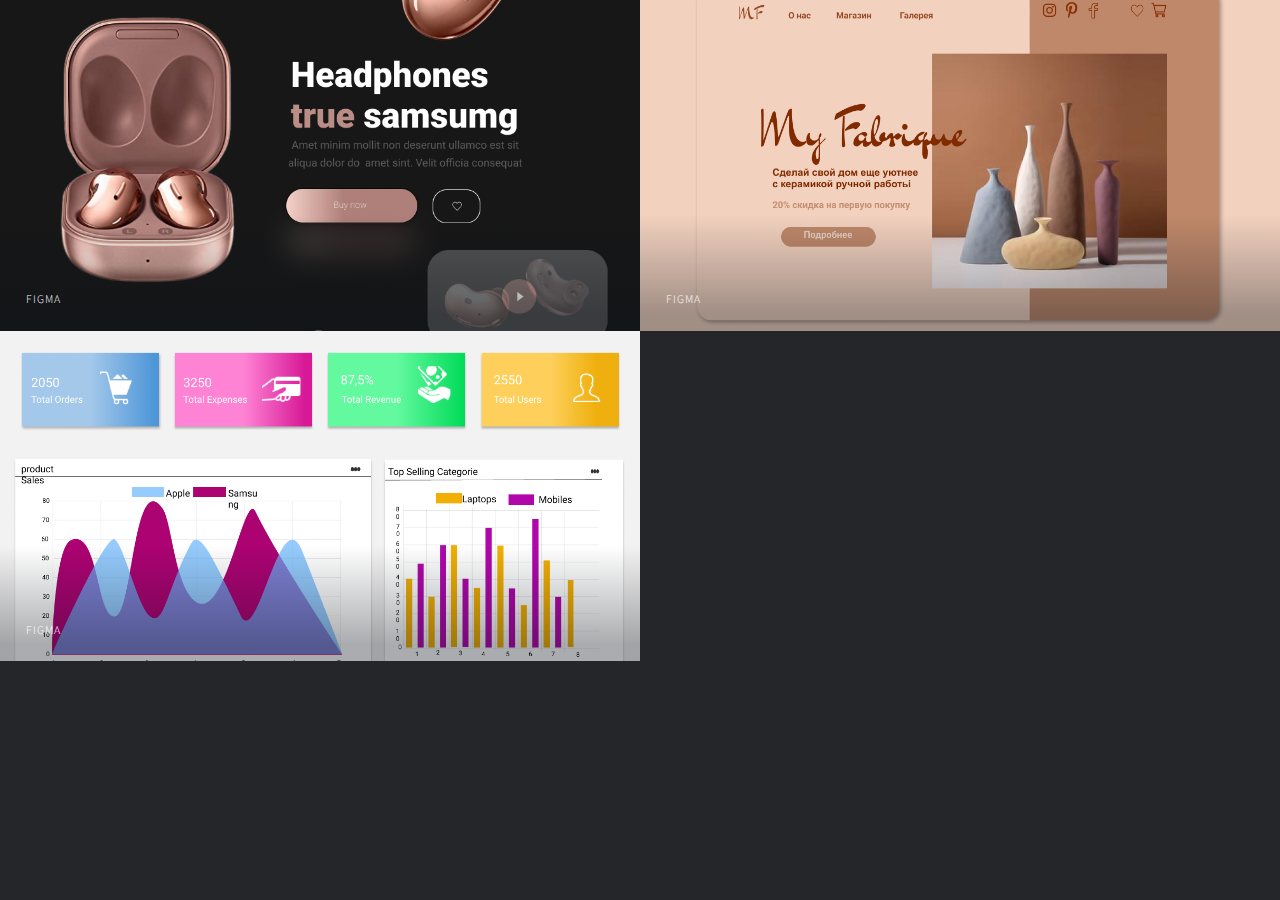
<file: liens/figma/index.html>
<!DOCTYPE HTML>
<html>
	<head>
		<title>Multiverse by HTML5 UP</title>
		<meta charset="utf-8" />
		<meta name="viewport" content="width=device-width, initial-scale=1, user-scalable=no" />
		<link rel="stylesheet" href="assets/css/main.css" />
		<noscript><link rel="stylesheet" href="assets/css/noscript.css" /></noscript>
	</head>
	<body class="is-preload">

			<div id="wrapper">
					<div id="main">
						<article class="thumb">
							<a href="images/fulls/01.png" class="image"><img src="images/thumbs/01.png" alt="" /></a>
							<h2>Figma</h2>
							<p></p>
						</article>
						<article class="thumb">
							<a href="images/fulls/02.png" class="image"><img src="images/thumbs/02.png" alt="" /></a>
							<h2>Figma</h2>
							<p></p>
						</article>
						<article class="thumb">
							<a href="images/fulls/03.png" class="image"><img src="images/thumbs/03.png" alt="" /></a>
							<h2>Figma</h2>
							<p></p>
						</article>
						
					</div>
			</div>

		<!-- Scripts -->
			<script src="assets/js/jquery.min.js"></script>
			<script src="assets/js/jquery.poptrox.min.js"></script>
			<script src="assets/js/browser.min.js"></script>
			<script src="assets/js/breakpoints.min.js"></script>
			<script src="assets/js/util.js"></script>
			<script src="assets/js/main.js"></script>

	</body>
</html>
</file>
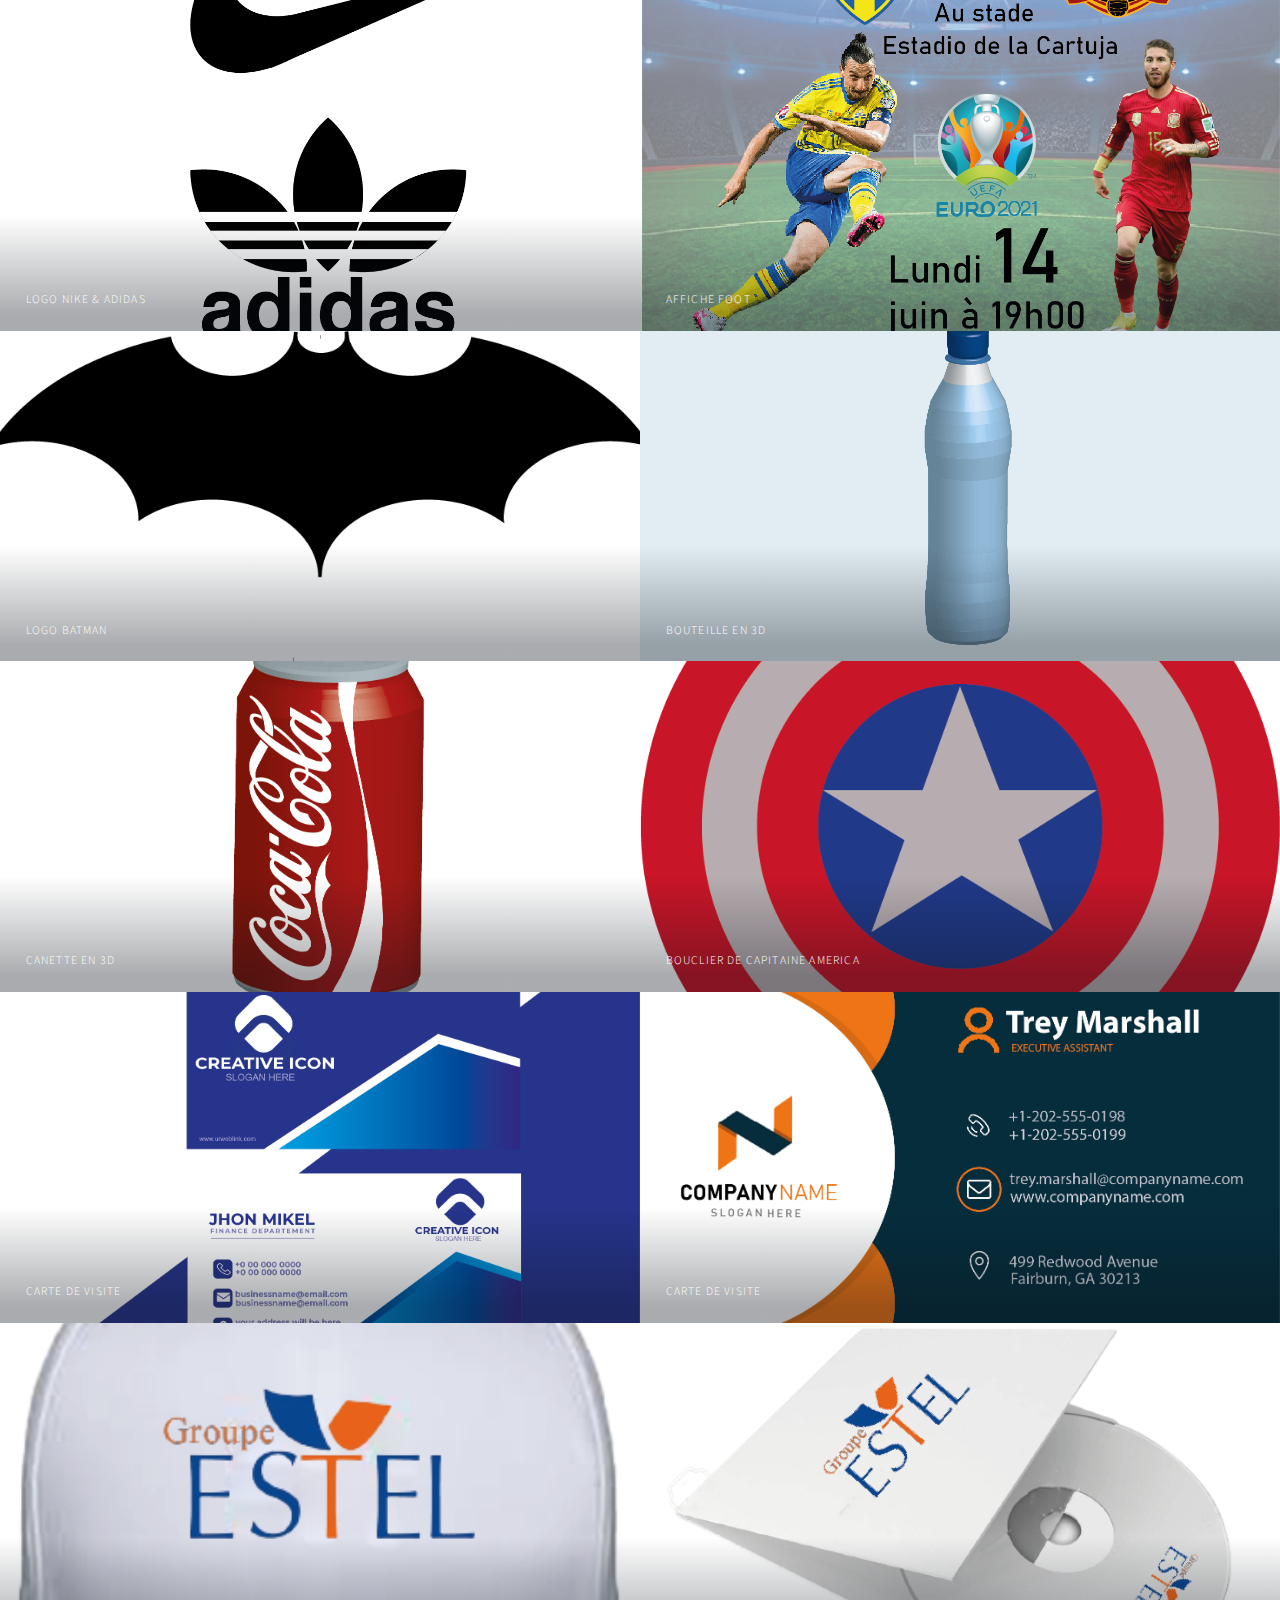
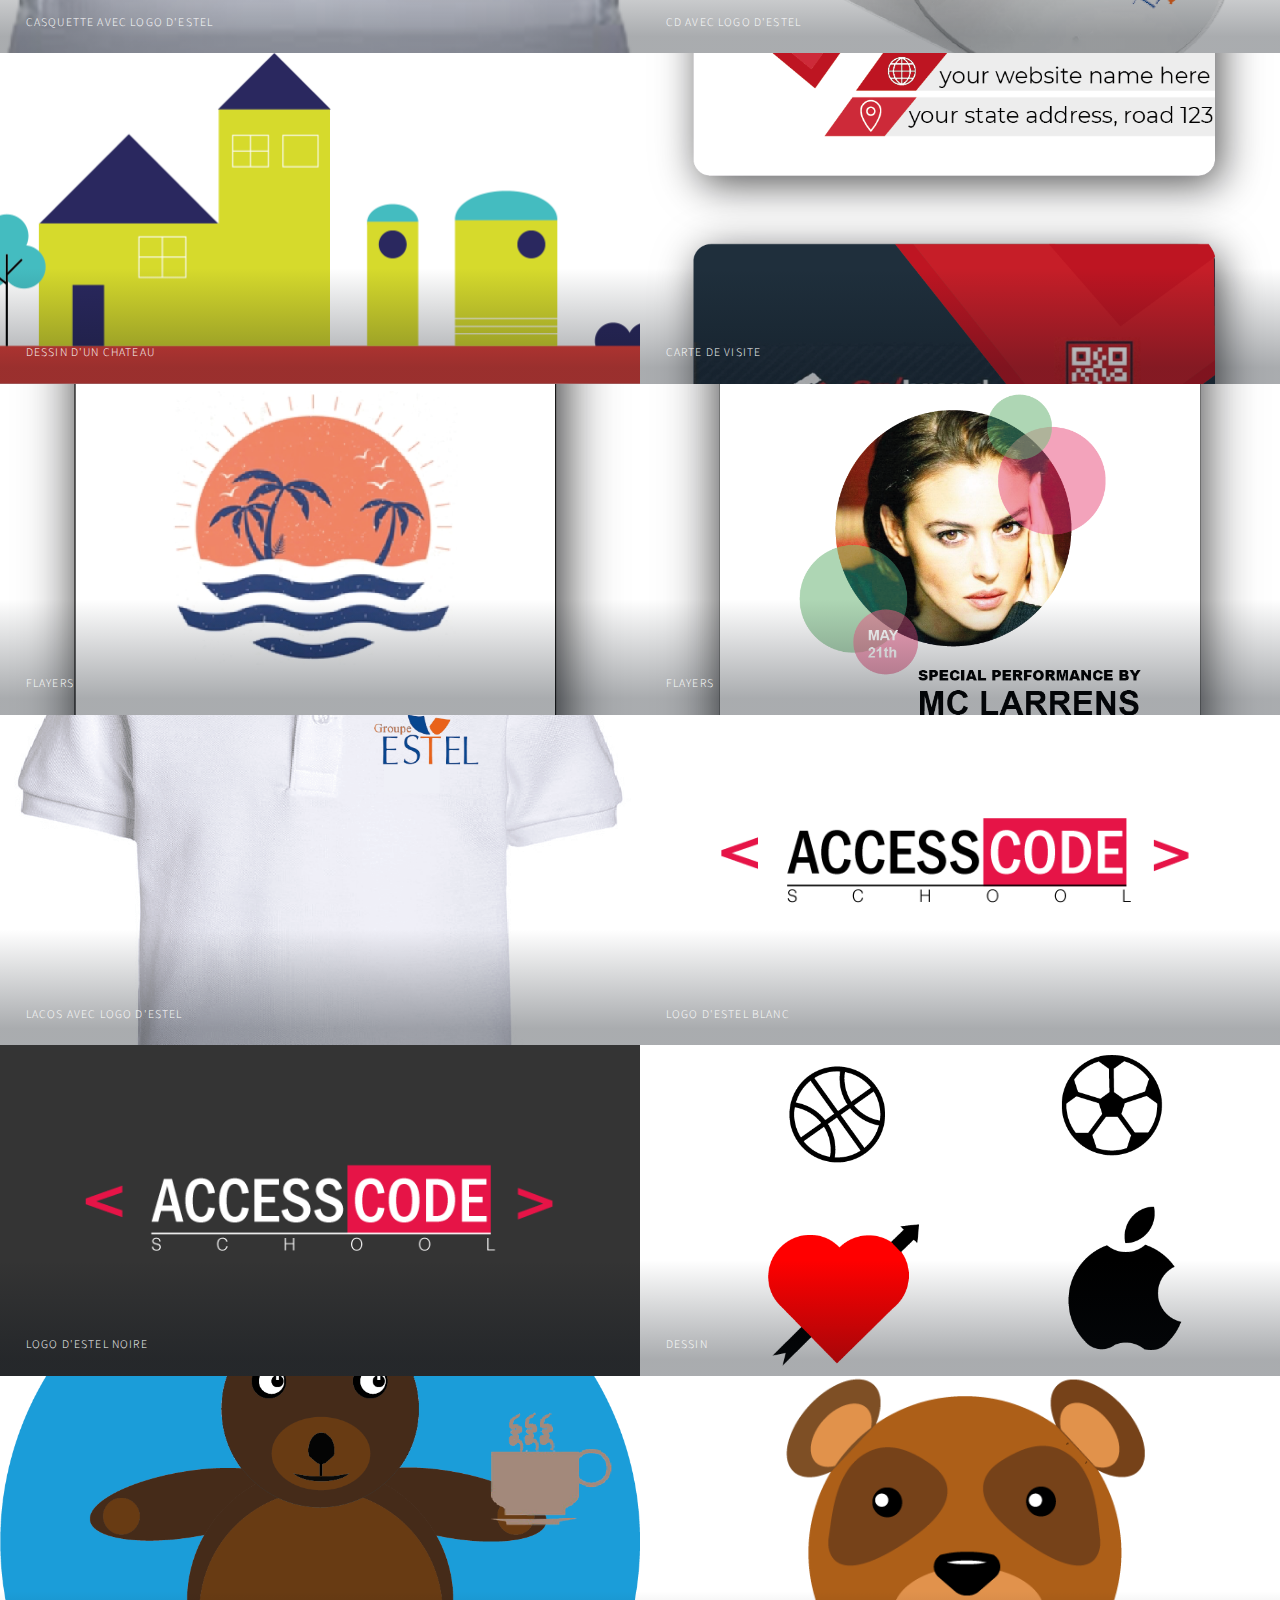
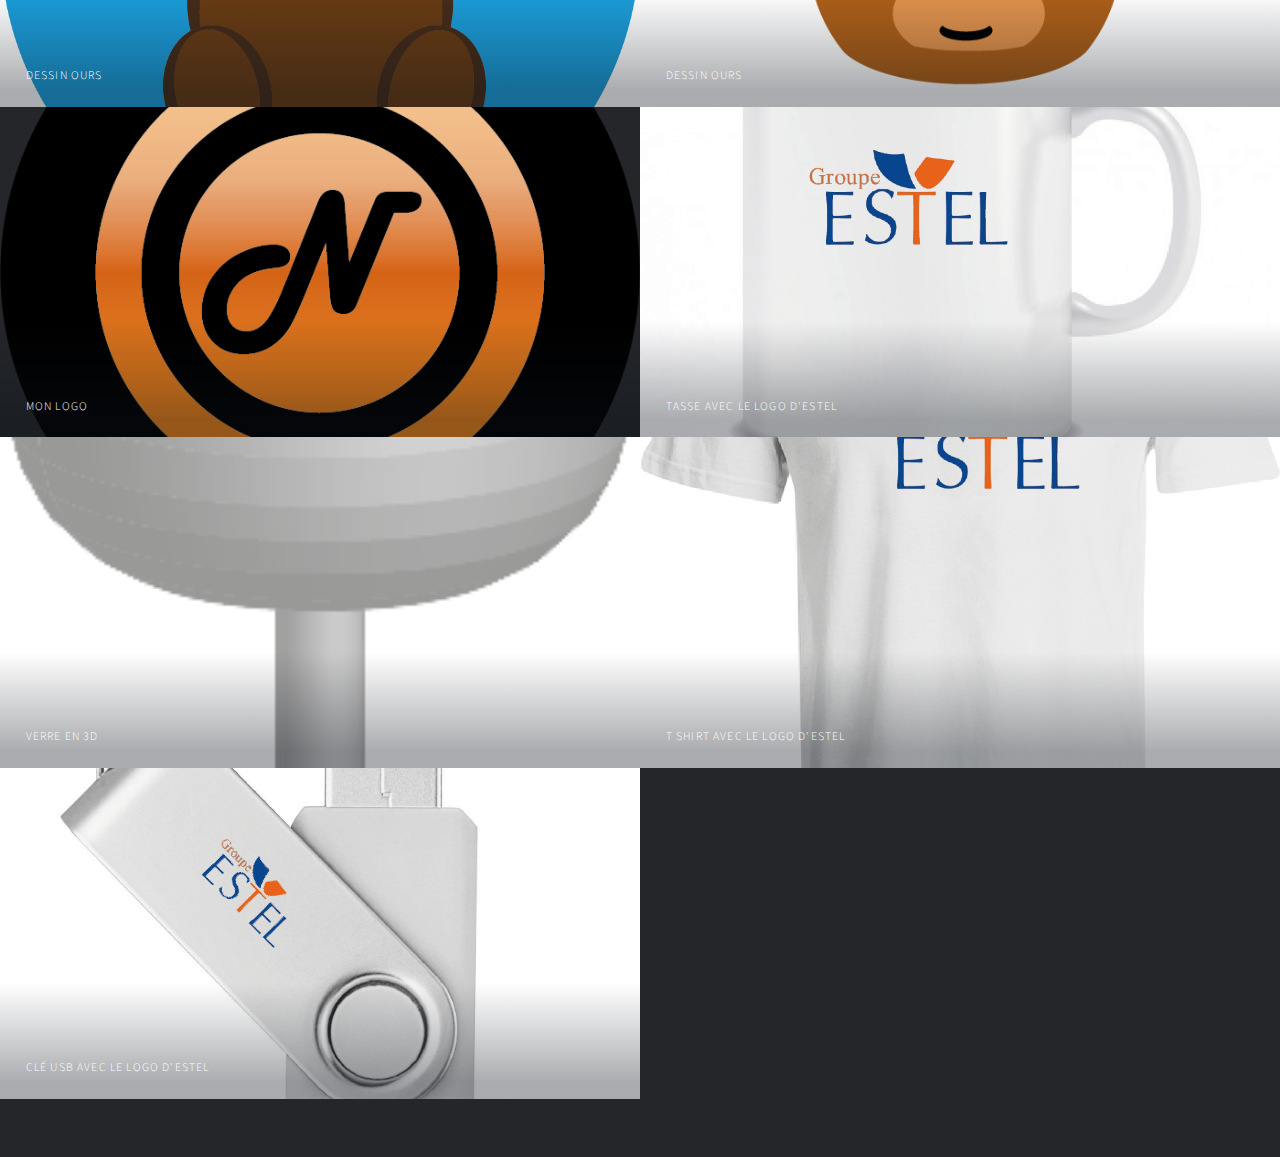
<file: liens/Illustrator/index.html>
<!DOCTYPE HTML>
<html>
	<head>
		<title>Mes Images en Illustrator</title>
		<meta charset="utf-8" />
		<meta name="viewport" content="width=device-width, initial-scale=1, user-scalable=no" />
		<link rel="stylesheet" href="assets/css/main.css" />
		<noscript><link rel="stylesheet" href="assets/css/noscript.css" /></noscript>
	</head>
	<body class="is-preload">

		
			<div id="wrapper">

					<div id="main">
						<article class="thumb">
							<a href="images/fulls/01.png" class="image"><img src="images/thumbs/01.png" alt="" /></a>
							<h2>Logo Nike & Adidas</h2>
						</article>
						<article class="thumb">
							<a href="images/fulls/02.png" class="image"><img src="images/thumbs/02.png" alt="" /></a>
							<h2>Affiche foot</h2>
						</article>
						<article class="thumb">
							<a href="images/fulls/03.png" class="image"><img src="images/thumbs/03.png" alt="" /></a>
							<h2>Logo batman</h2>
						</article>
						<article class="thumb">
							<a href="images/fulls/04.png" class="image"><img src="images/thumbs/04.png" alt="" /></a>
							<h2>Bouteille en 3D</h2>
						</article>
						<article class="thumb">
							<a href="images/fulls/05.png" class="image"><img src="images/thumbs/05.png" alt="" /></a>
							<h2>Canette en 3D</h2>
						</article>
						<article class="thumb">
							<a href="images/fulls/06.png" class="image"><img src="images/thumbs/06.png" alt="" /></a>
							<h2>Bouclier de capitaine America</h2>
						</article>
						<article class="thumb">
							<a href="images/fulls/07.png" class="image"><img src="images/thumbs/07.png" alt="" /></a>
							<h2>Carte de visite</h2>
						</article>
						<article class="thumb">
							<a href="images/fulls/08.png" class="image"><img src="images/thumbs/08.png" alt="" /></a>
							<h2>Carte de visite</h2>
						</article>
						<article class="thumb">
							<a href="images/fulls/09.png" class="image"><img src="images/thumbs/09.png" alt="" /></a>
							<h2>Casquette avec Logo d'Estel</h2>
						</article>
						<article class="thumb">
							<a href="images/fulls/10.png" class="image"><img src="images/thumbs/10.png" alt="" /></a>
							<h2>CD avec Logo d'Estel</h2>
						</article>
						<article class="thumb">
							<a href="images/fulls/11.png" class="image"><img src="images/thumbs/11.png" alt="" /></a>
							<h2>Dessin d'un chateau</h2>
						</article>
						<article class="thumb">
							<a href="images/fulls/12.png" class="image"><img src="images/thumbs/12.png" alt="" /></a>
							<h2>Carte de visite</h2>
						</article>
						<article class="thumb">
							<a href="images/fulls/13.png" class="image"><img src="images/thumbs/13.png" alt="" /></a>
							<h2>Flayers</h2>
						</article>
						<article class="thumb">
							<a href="images/fulls/14.png" class="image"><img src="images/thumbs/14.png" alt="" /></a>
							<h2>flayers</h2>
						</article>
						<article class="thumb">
							<a href="images/fulls/15.png" class="image"><img src="images/thumbs/15.png" alt="" /></a>
							<h2>Lacos avec Logo d'Estel</h2>
						</article>
						<article class="thumb">
							<a href="images/fulls/16.png" class="image"><img src="images/thumbs/16.png" alt="" /></a>
							<h2>logo d'Estel blanc</h2>
						</article>
						<article class="thumb">
							<a href="images/fulls/17.png" class="image"><img src="images/thumbs/17.png" alt="" /></a>
							<h2>logo d'Estel noire</h2>
						</article>
						<article class="thumb">
							<a href="images/fulls/18.png" class="image"><img src="images/thumbs/18.png" alt="" /></a>
							<h2>Dessin</h2>
						</article>
						<article class="thumb">
							<a href="images/fulls/19.png" class="image"><img src="images/thumbs/19.png" alt="" /></a>
							<h2>Dessin Ours</h2>
						</article>
						<article class="thumb">
							<a href="images/fulls/20.png" class="image"><img src="images/thumbs/20.png" alt="" /></a>
							<h2>Dessin Ours</h2>
						</article>
						<article class="thumb">
							<a href="images/fulls/21.png" class="image"><img src="images/thumbs/21.png" alt="" /></a>
							<h2>Mon Logo</h2>
						</article>
						<article class="thumb">
							<a href="images/fulls/22.png" class="image"><img src="images/thumbs/22.png" alt="" /></a>
							<h2>Tasse avec le Logo d'Estel</h2>
						</article>
						<article class="thumb">
							<a href="images/fulls/23.png" class="image"><img src="images/thumbs/23.png" alt="" /></a>
							<h2>Verre en 3D</h2>
						</article>
						<article class="thumb">
							<a href="images/fulls/24.png" class="image"><img src="images/thumbs/24.png" alt="" /></a>
							<h2>T shirt avec le Logo d'Estel</h2>
						</article>
						<article class="thumb">
							<a href="images/fulls/25.png" class="image"><img src="images/thumbs/25.png" alt="" /></a>
							<h2>Clé USB avec le Logo d'Estel</h2>
						</article>
					</div>

			</div>

		<!-- Scripts -->
			<script src="assets/js/jquery.min.js"></script>
			<script src="assets/js/jquery.poptrox.min.js"></script>
			<script src="assets/js/browser.min.js"></script>
			<script src="assets/js/breakpoints.min.js"></script>
			<script src="assets/js/util.js"></script>
			<script src="assets/js/main.js"></script>

	</body>
</html>
</file>
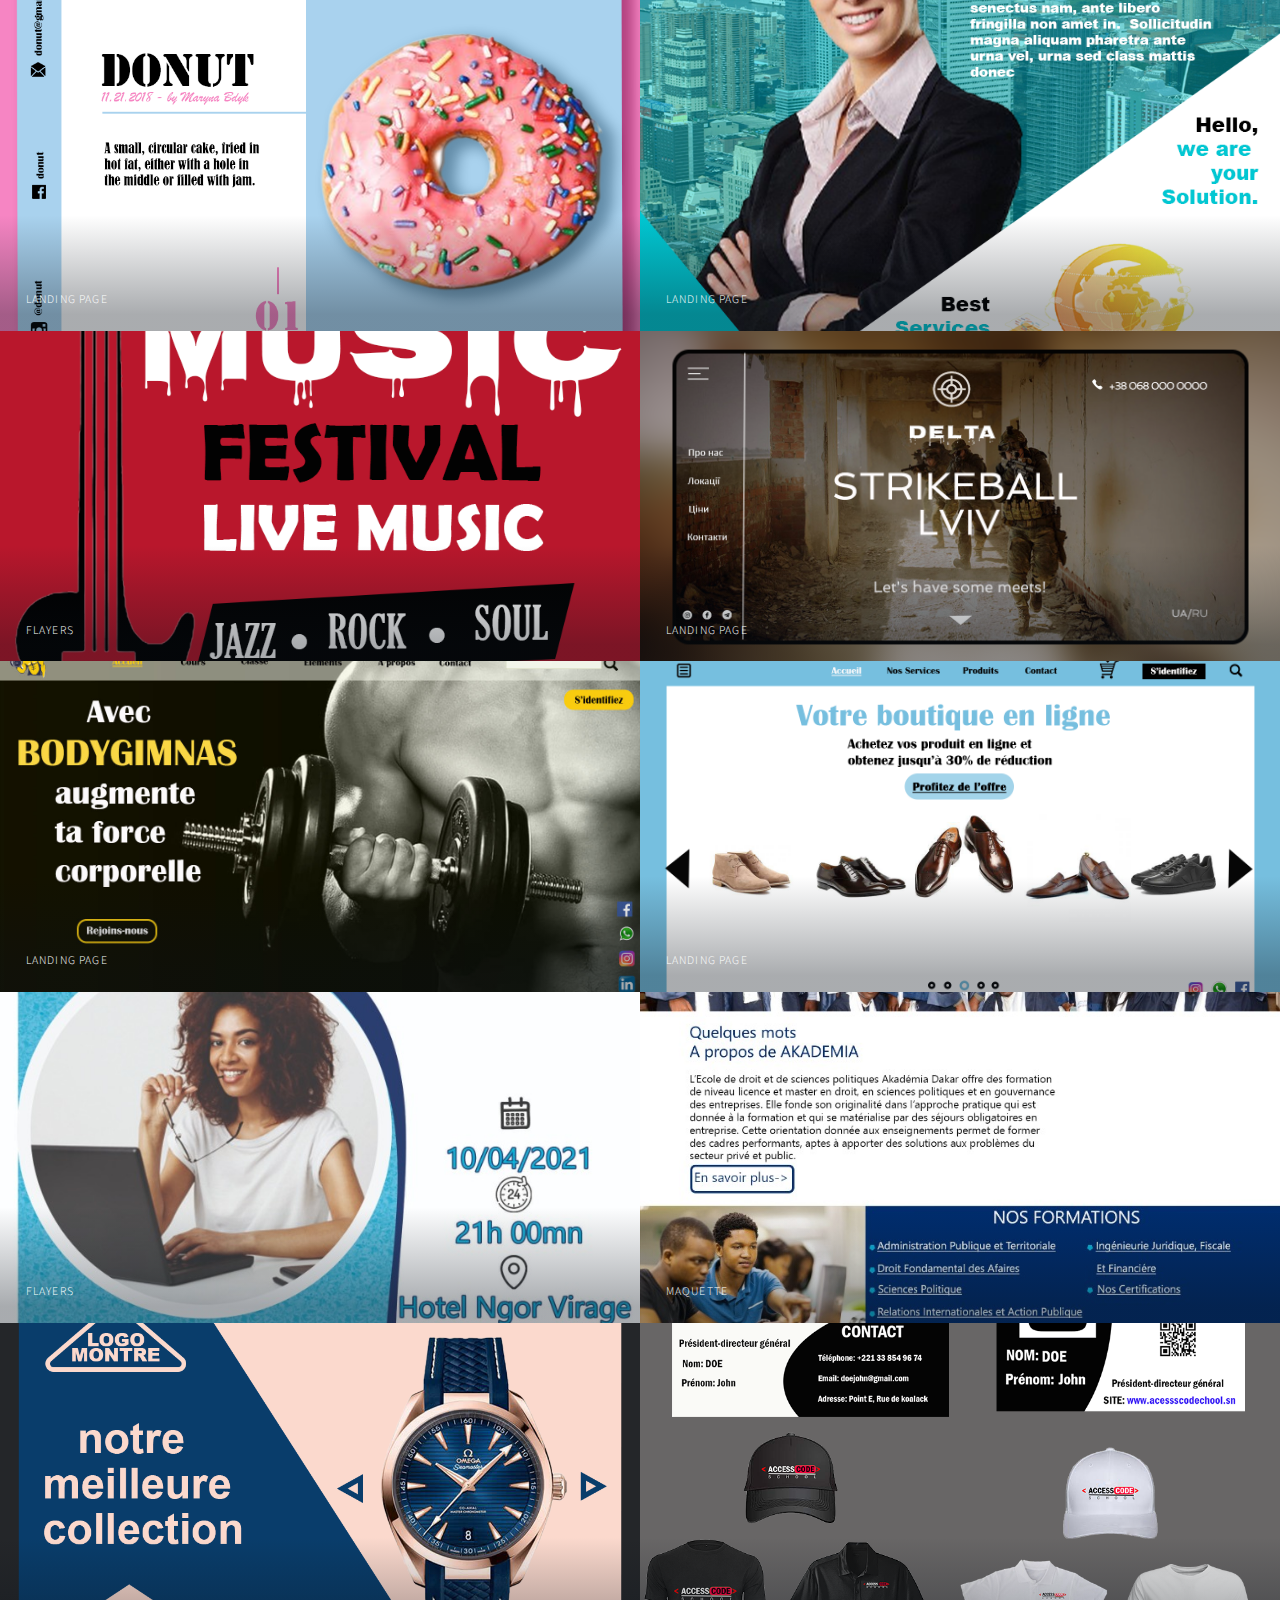
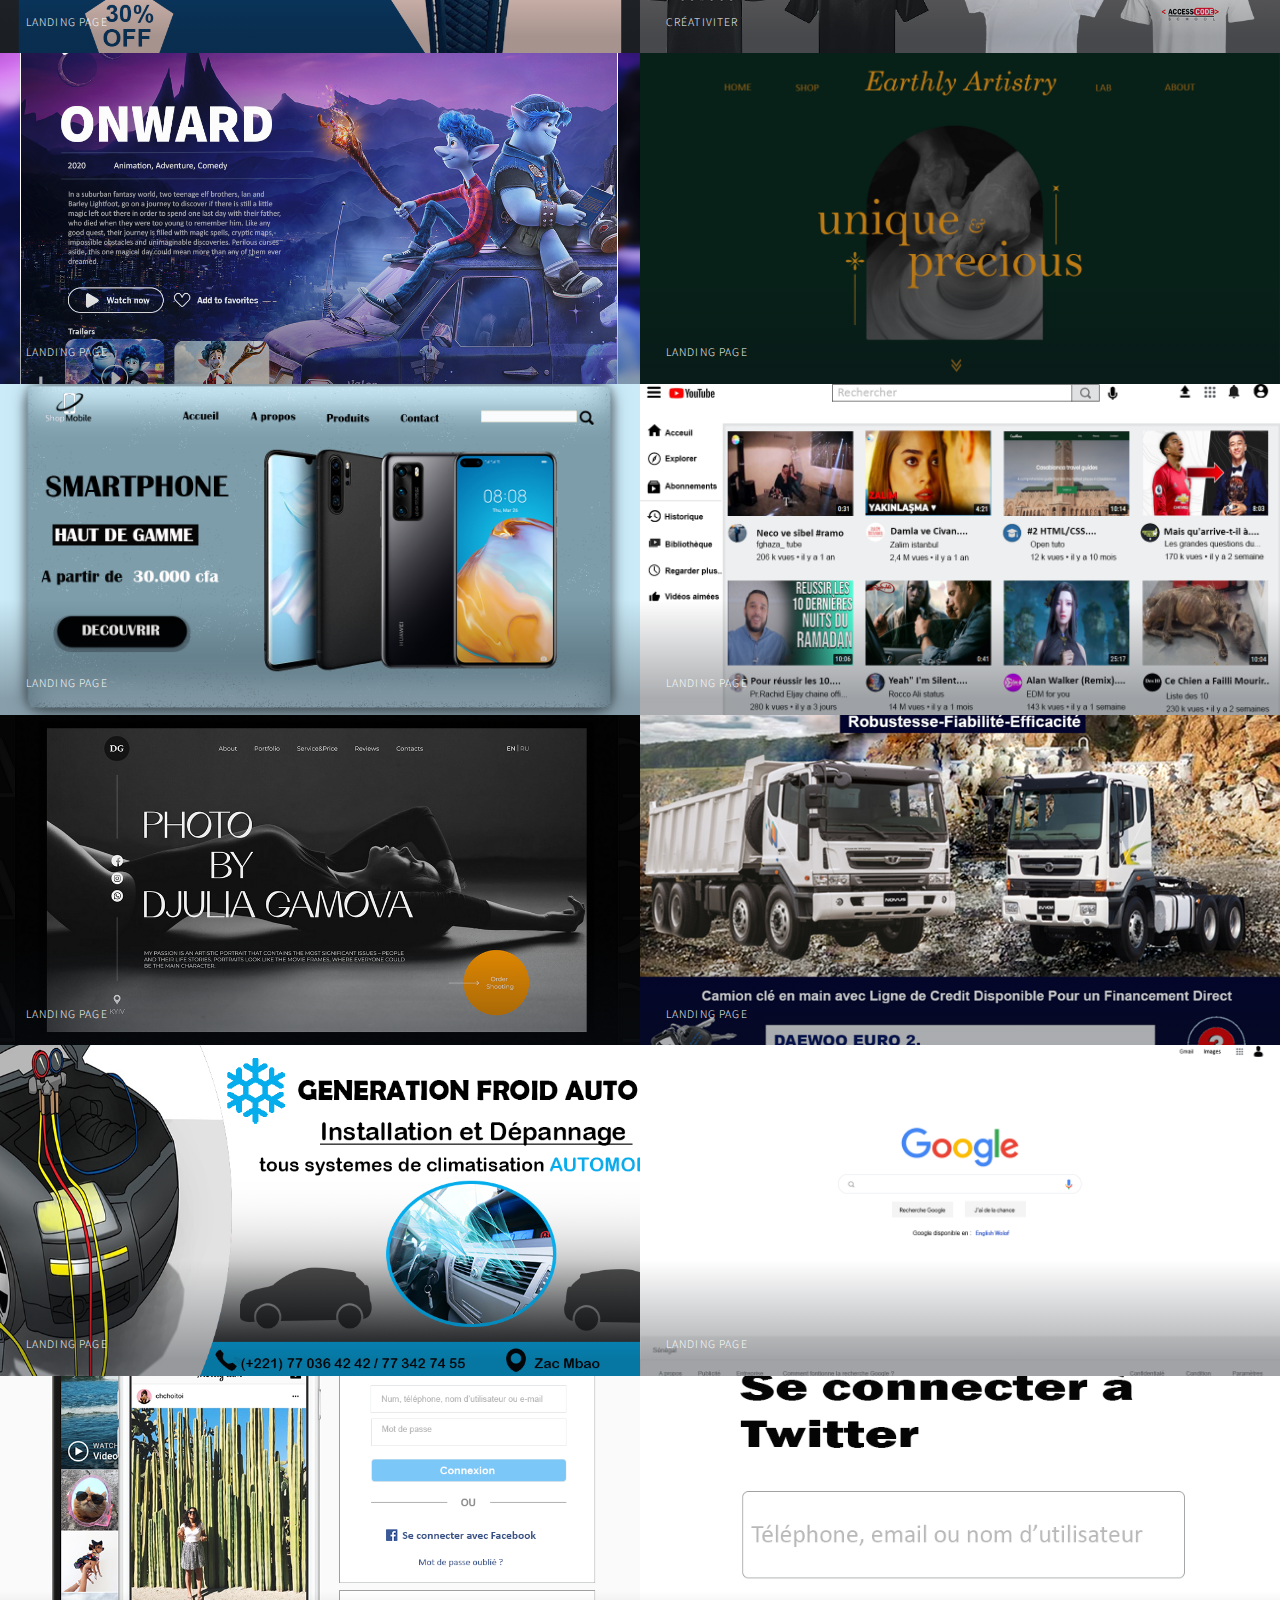
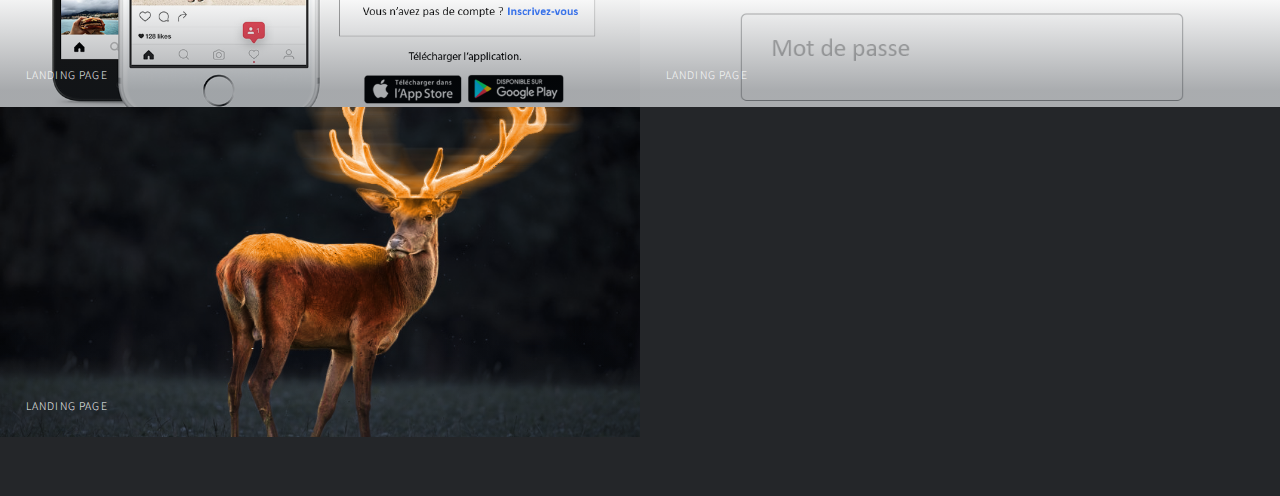
<file: liens/Photoshop/index.html>
<!DOCTYPE HTML>

<html>
	<head>
		<title>Mes images de Photoshop</title>
		<meta charset="utf-8" />
		<meta name="viewport" content="width=device-width, initial-scale=1, user-scalable=no" />
		<link rel="stylesheet" href="assets/css/main.css" />
		<noscript><link rel="stylesheet" href="assets/css/noscript.css" /></noscript>
	</head>
	<body class="is-preload">

		
			<div id="wrapper">

					<div id="main">
						<article class="thumb">
							<a href="images/fulls/01.png" class="image"><img src="images/thumbs/01.png" alt="" /></a>
							<h2>Landing page</h2>
						</article>
						<article class="thumb">
							<a href="images/fulls/02.png" class="image"><img src="images/thumbs/02.png" alt="" /></a>
							<h2>Landing page</h2>
						</article>
						<article class="thumb">
							<a href="images/fulls/03.png" class="image"><img src="images/thumbs/03.png" alt="" /></a>
							<h2>Flayers</h2>
						</article>
						<article class="thumb">
							<a href="images/fulls/04.png" class="image"><img src="images/thumbs/04.png" alt="" /></a>
							<h2>Landing page</h2>
						</article>
						<article class="thumb">
							<a href="images/fulls/05.JPG" class="image"><img src="images/thumbs/05.jpg" alt="" /></a>
							<h2>Landing page</h2>
						</article>
						<article class="thumb">
							<a href="images/fulls/06.png" class="image"><img src="images/thumbs/06.png" alt="" /></a>
							<h2>Landing page</h2>
						</article>
						<article class="thumb">
							<a href="images/fulls/07.jpeg" class="image"><img src="images/thumbs/07.jpeg" alt="" /></a>
							<h2>Flayers</h2>
						</article>
						<article class="thumb">
							<a href="images/fulls/08.jpeg" class="image"><img src="images/thumbs/08.jpeg" alt="" /></a>
							<h2>Maquette</h2>
						</article>
						<article class="thumb">
							<a href="images/fulls/09.png" class="image"><img src="images/thumbs/09.png" alt="" /></a>
							<h2>Landing page</h2>
						</article>
						<article class="thumb">
							<a href="images/fulls/10.png" class="image"><img src="images/thumbs/10.png" alt="" /></a>
							<h2>Créativiter</h2>
						</article>
						<article class="thumb">
							<a href="images/fulls/11.png" class="image"><img src="images/thumbs/11.png" alt="" /></a>
							<h2>Landing page</h2>
						</article>
						<article class="thumb">
							<a href="images/fulls/12.png" class="image"><img src="images/thumbs/12.png" alt="" /></a>
							<h2>Landing page</h2>
						</article>
						<article class="thumb">
							<a href="images/fulls/13.png" class="image"><img src="images/thumbs/13.png" alt="" /></a>
							<h2>Landing page</h2>
						</article>
						<article class="thumb">
							<a href="images/fulls/14.png" class="image"><img src="images/thumbs/14.png" alt="" /></a>
							<h2>Landing page</h2>
						</article>
						<article class="thumb">
							<a href="images/fulls/15.png" class="image"><img src="images/thumbs/15.png" alt="" /></a>
							<h2>Landing page</h2>
						</article>
						<article class="thumb">
							<a href="images/fulls/16.png" class="image"><img src="images/thumbs/16.png" alt="" /></a>
							<h2>Landing page</h2>
						</article>
						<article class="thumb">
							<a href="images/fulls/17.png" class="image"><img src="images/thumbs/17.png" alt="" /></a>
							<h2>Landing page</h2>
						</article>
						<article class="thumb">
							<a href="images/fulls/18.png" class="image"><img src="images/thumbs/18.png" alt="" /></a>
							<h2>Landing page</h2>
						</article>
						<article class="thumb">
							<a href="images/fulls/19.png" class="image"><img src="images/thumbs/19.png" alt="" /></a>
							<h2>Landing page</h2>
						</article>
						<article class="thumb">
							<a href="images/fulls/20.png" class="image"><img src="images/thumbs/20.png" alt="" /></a>
							<h2>Landing page</h2>
						</article>
						<article class="thumb">
							<a href="images/fulls/21.png" class="image"><img src="images/thumbs/21.png" alt="" /></a>
							<h2>Landing page</h2>
						</article>
					</div>

			</div>

		<!-- Scripts -->
			<script src="assets/js/jquery.min.js"></script>
			<script src="assets/js/jquery.poptrox.min.js"></script>
			<script src="assets/js/browser.min.js"></script>
			<script src="assets/js/breakpoints.min.js"></script>
			<script src="assets/js/util.js"></script>
			<script src="assets/js/main.js"></script>

	</body>
</html>
</file>
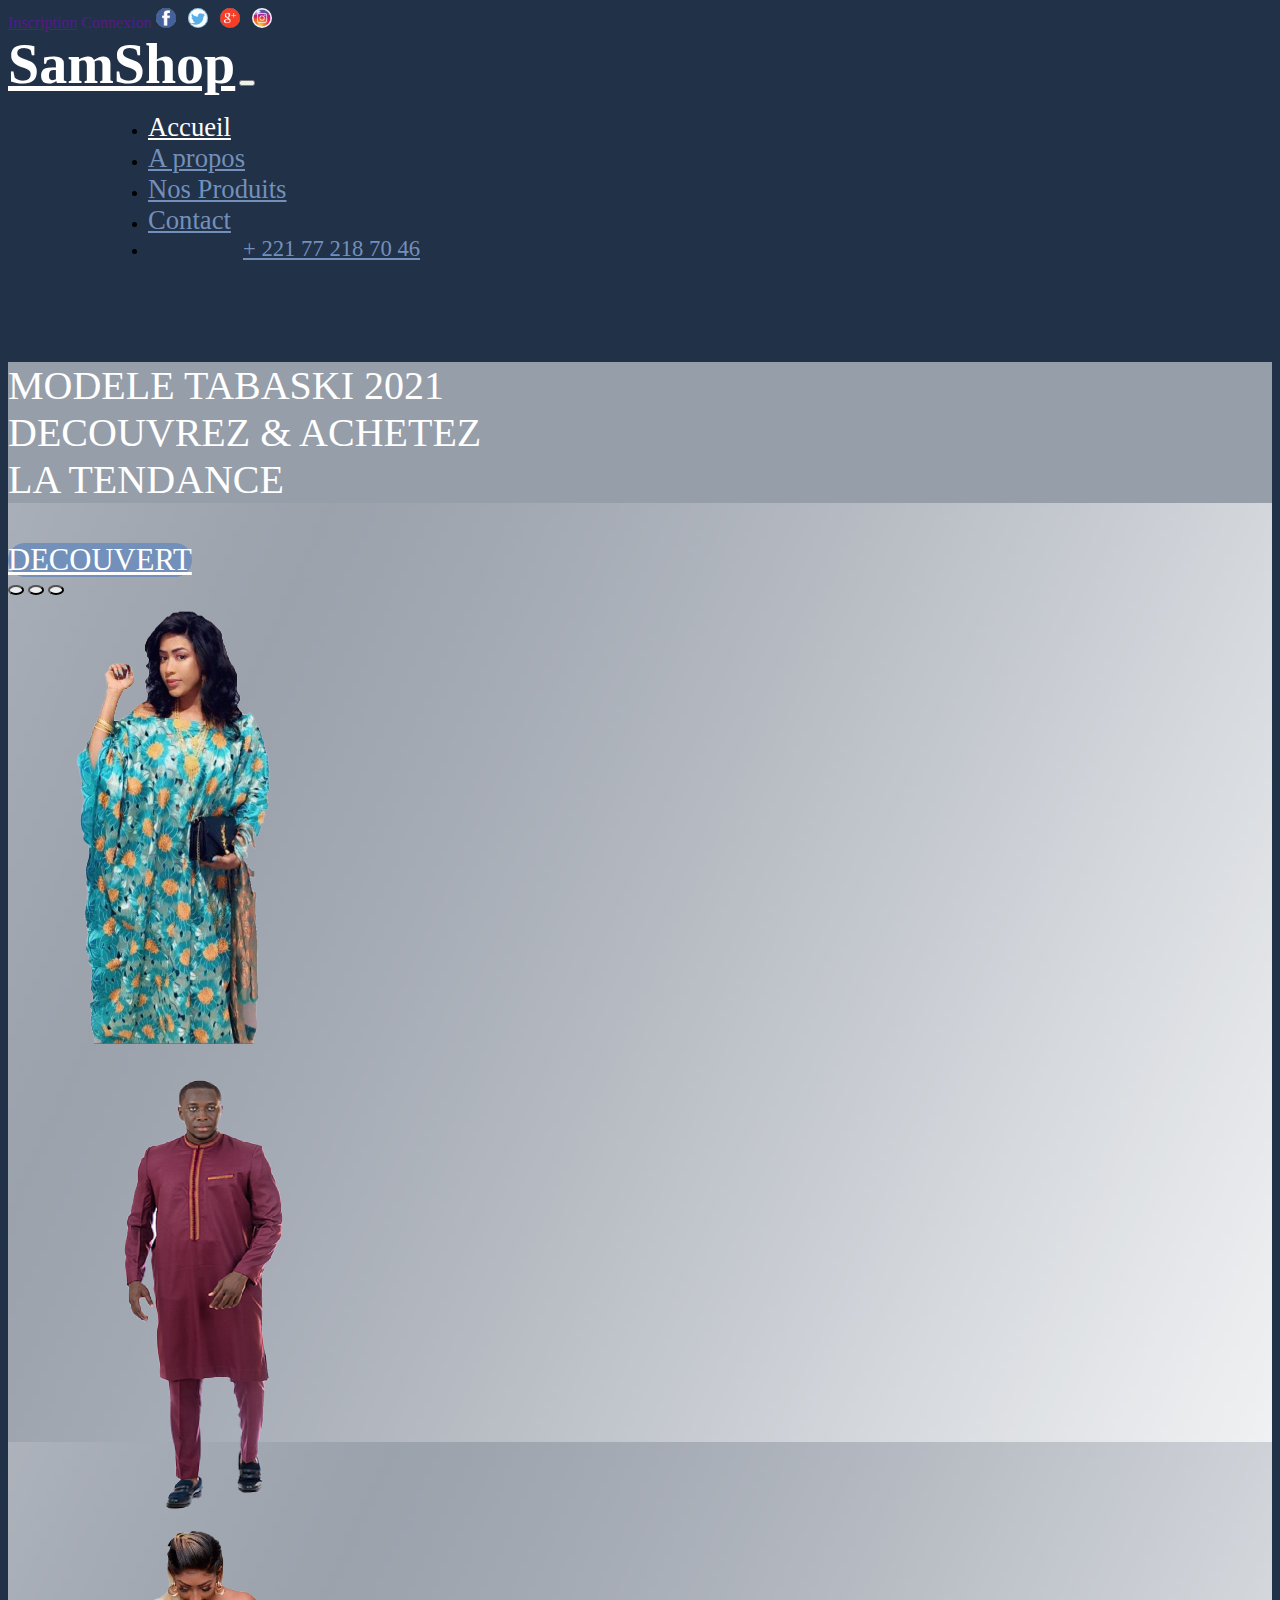
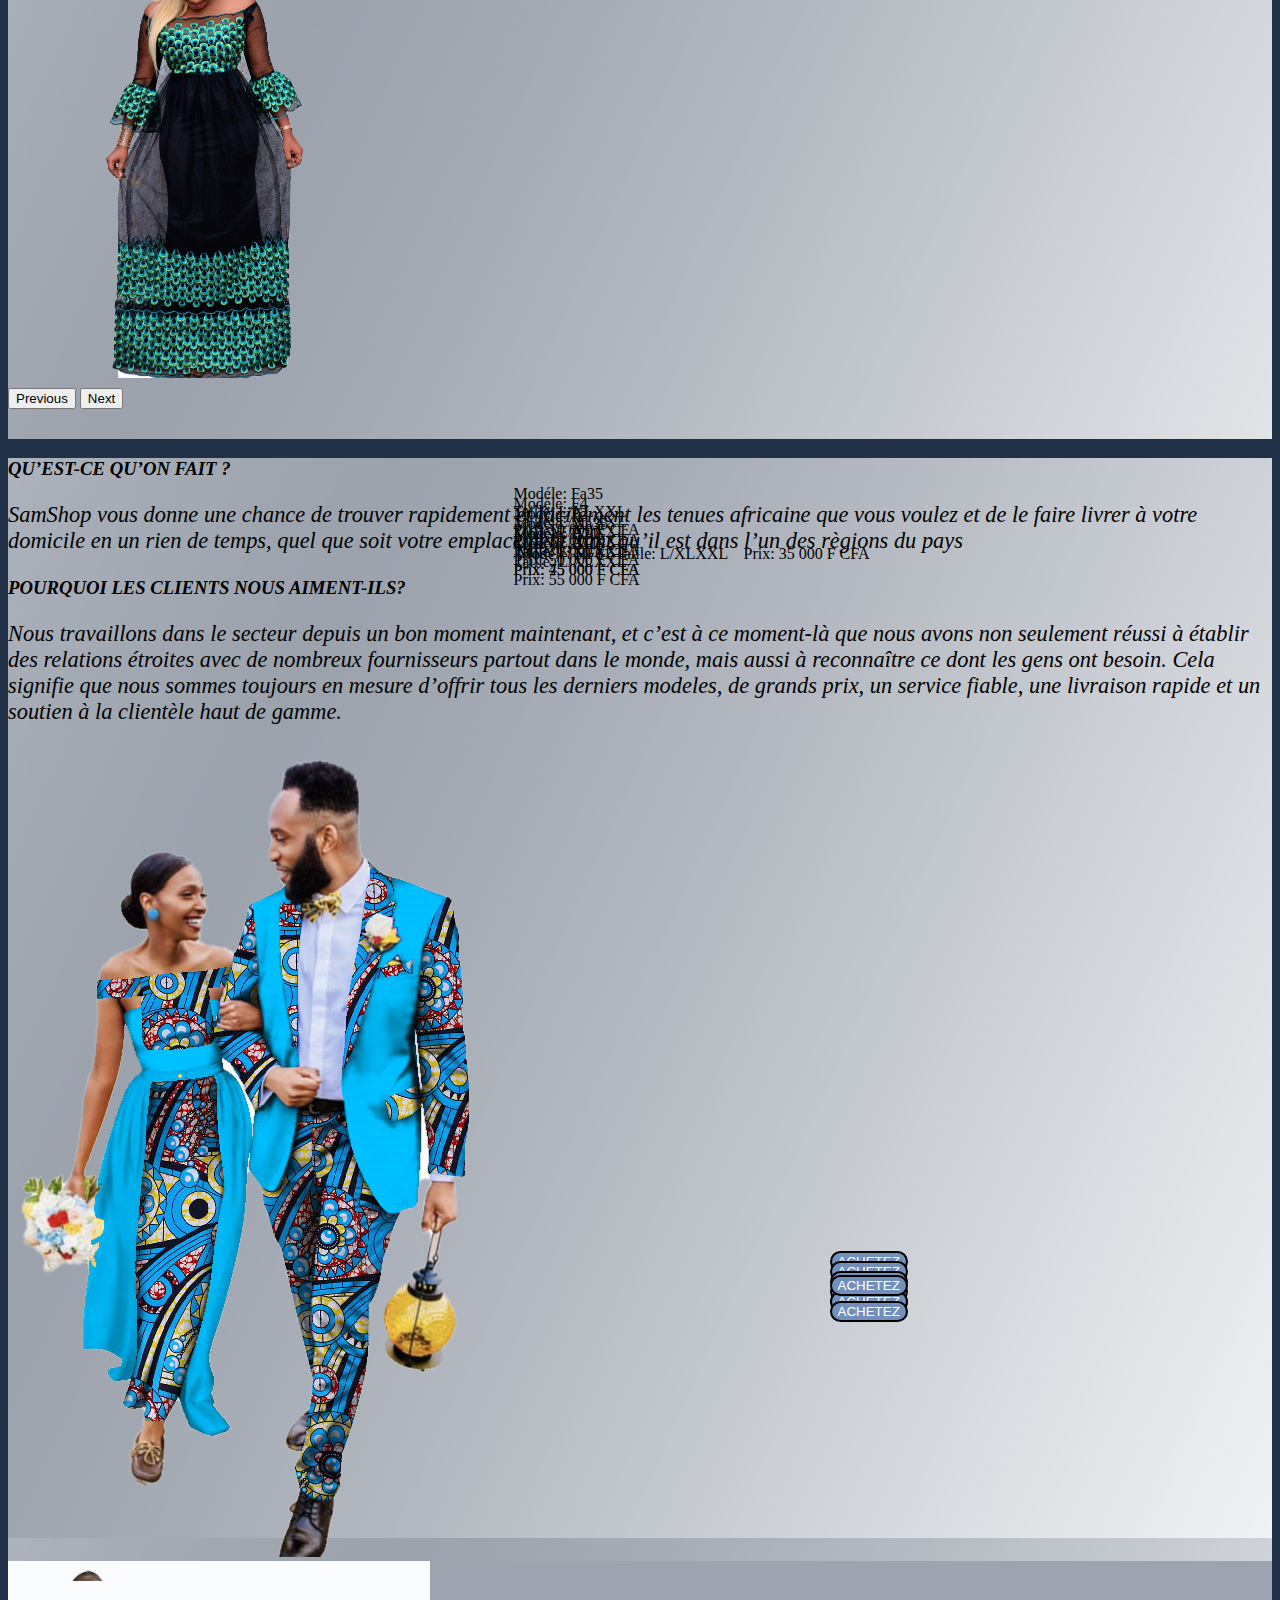
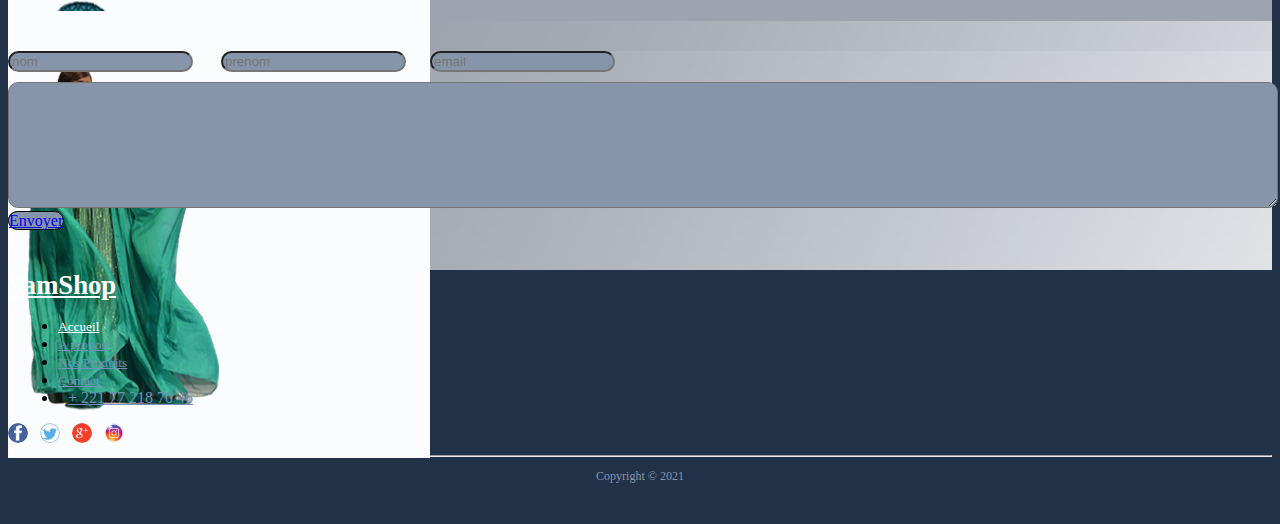
<file: liens/Bootstrap/mes sites/integration/index.html>
<!DOCTYPE html>
<html lang="en">
<head>
    <meta charset="UTF-8">
    <meta http-equiv="X-UA-Compatible" content="IE=edge">
    <meta name="viewport" content="width=device-width, initial-scale=1.0">
    <link rel="stylesheet" href="./style/style.css">
    <link href="https://cdn.jsdelivr.net/npm/bootstrap@5.0.1/dist/css/bootstrap.min.css" rel="stylesheet" 
    integrity="sha384-+0n0xVW2eSR5OomGNYDnhzAbDsOXxcvSN1TPprVMTNDbiYZCxYbOOl7+AMvyTG2x" crossorigin="anonymous">
    <title>Document</title>
</head>
<body style="background-color: #213148">
     <!-- le div engloppant tout la pa -->
    <div class="container">
        <!-- premier nav -->
      <header >
                <div  class="navbar navbar-expand-lg justify-content-end ">
                   <a href="" class="mx-3">Inscription</a>
                   <a href=""  class="mx-3" style="text-decoration: none;">Connexion</a>
                   <a href=""><img src="./facebookkkkk.png" width="20" height="20" alt="" style="border-radius: 50%;"></a> &nbsp;
                   <a href=""><img src="./twiiiiiiiiiiiiter.png" width="20" height="20" style="border-radius: 50%;"></a> &nbsp;
                   <a href=""><img src="./google++++.png" width="20" height="20" alt="" style="border-radius: 50%;"></a> &nbsp;
                   <a href=""><img src="./instagramm++.jpg" width="20" height="20" style="border-radius: 50%;"></a>
                     
                  </div>
        <!-- 2eme  navigation-->
        <nav class="navbar navbar-expand-lg navbar-light " >
            <div class="container-fluid ">
              <a class="navbar-brand me-auto" href="#" style="font-family: Constantia; font-weight: bold; font-size: 42pt; color: white;">SamShop</a>
              <button class="navbar-toggler" type="button" data-bs-toggle="collapse" data-bs-target="#navbarSupportedContent" aria-controls="navbarSupportedContent" aria-expanded="false" aria-label="Toggle navigation">
                <span class="navbar-toggler-icon"></span>
              </button>
              <div class="collapse navbar-collapse " id="navbarSupportedContent" style="margin-left: 100px;">
                <ul class="navbar-nav me-auto mb-2 mb-lg-0">
                  <li class="nav-item">
                    <a class="nav-link active"   href="#accueil" style="color:white; font-size: 20pt; font-family: Arial Rounded MT Bold;">Accueil</a>
                  </li>
                  <li class="nav-item">
                    <a class="nav-link" href="#apropos" style="color:#7390ba; font-size: 20pt; font-family: Arial Rounded MT Bold;" >A propos</a>
                  </li>
                  <li class="nav-item">
                    <a class="nav-link " href="#produit" style="color:#7390ba; font-size: 20pt; font-family: Arial Rounded MT Bold;" >Nos Produits</a>
                  </li>
                  <li class="nav-item">
                    <a class="nav-link" href="#contact" style="color:#7390ba; font-size: 20pt; font-family: Arial Rounded MT Bold;"  >Contact</a>
                  </li>
                  <li class="nav-item ">
                    <a class="nav-link" href="#" style="margin-left: 95px; color:#7390ba; font-size: 17pt; font-family: Constantia Regular;" >+ 221 77 218 70 46</a>
                  </li>
                </ul>
                 
              </div>
            </div>
          </nav>
        </header>
          <!-- fin navigation -->
          <section class="accueil" id="accueil" style="background-image: url(./img/font-accueil.jpg); width: 100%; height: auto; ">
              <div class="container-fluid justify-content-center" >
                <div class="row " style="padding-bottom: 30px;">
                   <div class="col-xs-12 col-sm-12 col-md-6 col-lg-6 mt-5" >
                         <div style="background:#969ea9; width: 100%; height:auto;  margin-top: 100px; ">
                           <p style="font-family: Arial Regular  ; font-size: 30pt; color: white; " >MODELE TABASKI 2021 <br>
                            DECOUVREZ & ACHETEZ <br>
                            LA TENDANCE</p>
                         </div>
                         <div class="row">
                           <div class="col-xs-6 col-sm-6 offset-xs-3 offset-sm-3 col-md-4 offset-md-0">
                            <a href="#" class="btn btn-lg" style="font-family: Arial Regular; color: white; font-size:23pt; margin-top: 50px; border-radius: 30px; background-color: #7390ba; position: relative;"> DECOUVERT</a>
                           </div>
                         </div>
                   </div>

                   <div class="col-xs-12 col-sm-12 col-md-6 col-lg-6" style="position: relative;">
                      <div id="carouselExampleIndicators" class="carousel slide" data-bs-ride="carousel">
                        <div class="carousel-indicators">
                          <button type="button" data-bs-target="#carouselExampleIndicators" data-bs-slide-to="0" class="active" aria-current="true" aria-label="Slide 1" style="width: 10px;height: 10px; border-radius: 50%;"></button>
                          <button type="button" data-bs-target="#carouselExampleIndicators" data-bs-slide-to="1" aria-label="Slide 2" style="width: 10px;height: 10px; border-radius: 50%;"></button>
                          <button type="button" data-bs-target="#carouselExampleIndicators" data-bs-slide-to="2" aria-label="Slide 3" style="width: 10px;height: 10px; border-radius: 50%;"></button>
                        </div>
                        <div class="carousel-inner">
                          <div class="carousel-item active">
                            <img src="./img/slide1.jpg" class="d-block w-100" style="height: 460px;" alt="...">
                          </div>
                          <div class="carousel-item">
                            <img src="./img/slide2.png" class="d-block w-100" style="height: 460px;" alt="...">
                          </div>
                          <div class="carousel-item">
                            <img src="./img/slide3.png" class="d-block w-100" style="height: 460px;" alt="...">
                          </div>
                        </div>
                        <button class="carousel-control-prev" type="button" data-bs-target="#carouselExampleIndicators" data-bs-slide="prev">
                          <span class="carousel-control-prev-icon" aria-hidden="true"></span>
                          <span class="visually-hidden">Previous</span>
                        </button>
                        <button class="carousel-control-next" type="button" data-bs-target="#carouselExampleIndicators" data-bs-slide="next">
                          <span class="carousel-control-next-icon" aria-hidden="true"></span>
                          <span class="visually-hidden">Next</span>
                        </button>
                      </div>
                  </div>
                </div>
              </div>
          </section>
          <!-- fin accueil -->
   

          <!-- A propos -->
          <section class="a propos" id="apropos" style="background-image: url(./img/font-apropos.jpg); width: 100%; height: auto;">
            <div class="container-fluid justify-content-center" >
              <div class="row" >
                 <div class="col-xs-12 col-sm-12 col-md-8 col-lg-8 my-5 " style="font-style: italic; font-family: Arial Regular Forte; " >
                    <h3 class="my-4">QU’EST-CE QU’ON FAIT ?</h3>
                    <p style="font-size: 16.8pt;">
                      SamShop vous donne une chance de trouver rapidement et facilement les tenues africaine  que vous voulez et de le faire livrer à votre domicile
                      en un rien de temps, quel que soit votre emplacement,
                      tant qu’il est dans l’un des règions du pays
                    </p>
                    <h3 class="my-4">POURQUOI LES CLIENTS NOUS AIMENT-ILS?</h3>
                    <p style="font-size: 16.8pt;">
                      Nous travaillons dans le secteur depuis un bon moment maintenant,
                      et c’est à ce moment-là  que nous avons non seulement réussi à
                      établir des relations étroites avec de nombreux fournisseurs partout dans
                      le monde, mais aussi à reconnaître ce dont les gens ont besoin.
                      Cela signifie que nous sommes toujours en mesure d’offrir tous les derniers
                      modeles, de grands prix, un service fiable, une livraison rapide et un soutien
                      à la clientèle haut de gamme.
                    </p>
                </div>
                <div class="col-xs-12 col-sm-12 col-md-4 col-lg-4 mt-0"  >
                   <img src="./img/img-model-apropos.png" class="img-fluid">
                </div>
              </div>
            </div>
          </section>
          <!-- fin a propos -->

          <!-- nos produit -->
          <section class="Nos Produits" id="produit" style="padding-bottom: 20px; background-image: url(./img/font-apropos.jpg); width: 100%; height: auto;">
            <div class="container" style="background-color:#9ea4af;">
              <div class="row mb-sm-4">
                  <div class="col-md-3 ">
              <div class="card mb-sm-4" style="margin-bottom: 10px;">
                  <img src="./produit/Rectangle 1 copie 2.png">
                  <div class="card-body">
                    <p class="card-text">Modéle: Fa35 <br>
      
                      Taille: L/XLXXL <br>
                      
                      Prix: 50 000 F CFA</p>
                      <button class="btn btn1" type="button"> ACHETEZ</button>
                  </div>
              </div>
                  </div>
              
              <div class="col-md-3" style="margin-bottom: 10px;">
                  <div class="card mb-xs-4">
                      <img src="./produit/Rectangle 1 copie 3.png">
                      <div class="card-body">
                        <p class="card-text">Modéle: F4<br/>
      
                          Taille: L/XLXXL<br/>
                          
                          Prix: 30 000 F CFA</p>
                          <button class="btn btn1" type="button"> ACHETEZ</button>
      
                      </div>
                    </div>
                  </div>
                  <div class="col-md-3" style="margin-bottom: 10px;">
                      <div class="card mb-sm-4">
                          <img src="./produit/Rectangle 1 copie 4.png">
                          <div class="card-body">
                            <p class="card-text">Modéle: F2<br/>
      
                              Taille: L/XLXXL<br/>
                              
                              Prix: 20 000 F CFA</p>
                              <button class="btn btn1" type="button"> ACHETEZ</button>
                          </div>
                        </div>
                      </div>
                      <div class="col-md-3 " style="margin-bottom: 10px;">
                          <div class="card mb-sm-4">
                              <img src="./produit/Rectangle 1 copie 5.png">
                              <div class="card-body">
                                <p class="card-text">Modéle: Ma35 <br>
      
                                  Taille: L/XLXXL <br>
                                  
                                  Prix: 50 000 F CFA</p>
                                  <button class="btn btn1" type="button"> ACHETEZ</button>
                              </div>
                            </div>
                          </div>
                </div>
              
               
                  <div class="row" style="margin-bottom: 10px;">
                      <div class="col-md-3">
                  <div class="card mb-sm-4">
                      <img src="./produit/Rectangle 1 copie 6.png">
                      <div class="card-body">
                        <p class="card-text">Modéle: H10 <br>
      
                          Taille: L/XLXXL <br>
                          
                          Prix: 45 000 F CFA</p>
                          <button class="btn btn1" type="button"> ACHETEZ</button>
                      </div>
                  </div>
                      </div>
                  
                  <div class="col-md-3" style="margin-bottom: 10px;">
                      <div class="card  mb-sm-4 ">
                          <img src="./produit/Rectangle 1 copie 7.png">
                          <div class="card-body">
                            <p class="card-text">Modéle: H21 <br>
      
                              Taille: L/XLXXL <br>
                              
                              Prix: 75 000 F CFA</p>
                              <button class="btn btn1" type="button"> ACHETEZ</button>
                          </div>
                        </div>
                      </div>
                      <div class="col-md-3" style="margin-bottom: 10px;">
                          <div class="card">
                              <img src="./produit/Rectangle 1 copie.png">
                              <div class="card-body">
                                <p class="card-text">Modéle: H11 <br>
      
                                  Taille: L/XLXXL <br>
                                  
                                  Prix: 55 000 F CFA</p>
                                  <button class="btn btn1" type="button"> ACHETEZ</button>
                              </div>
                            </div>
                          </div>
                          <div class="col-md-3" style="margin-bottom: 10px;">
                              <div class="card">
                                  <img src="./produit/Rectangle 1.png">
                                  <div class="card-body">
                                    <p class="card-text">&nbsp;Modéle: HF01
      
                                      Taille: L/XLXXL
                                      &nbsp;&nbsp;
                                        Prix: 35 000 F CFA</p>
                                      <button class="btn btn1" type="button"> ACHETEZ</button>
                                  </div>
                                </div>
                              </div>
                    </div>
          </div>
            </section>
            <!-- fin de la section profuit -->


            <!-- section contact -->
            <section class="a propos" id="contact" style="padding-bottom: 40px; background-image: url(./img/fond-contact.jpg); width: 100%; height: auto;">
              <div class="container-fluid justify-content-center" >
                <div class="row" >
                 
                   <div class="col-xs-8 offset-xs-2 col-sm-8 offset-sm-2 col-md-8 offset-md-2 col-lg-12 offset-lg-0">
                     <div class="d-lg-flex justify-content-center" >
                      <input type="text"  style="border-radius: 30px; background: #8795aa;" class="form-control"  placeholder="nom"> &nbsp;&nbsp;&nbsp;&nbsp;&nbsp;
                      <input type="text"  style="border-radius: 30px; background: #8795aa;" class="form-control" placeholder="prenom">&nbsp;&nbsp;&nbsp;&nbsp;&nbsp;
                      <input type="text" style="border-radius: 30px; background: #8795aa;"  class="form-control" placeholder="email"> 
                     </div>
                  </form>
                    <textarea name="" id="" style="background: #8795aa; width: 100%; margin-top: 10px; border-radius: 10px;" rows="8"> </textarea>
                    <a href="#" class="btn btn-block btn-lg" style="background:#8795aa;border: 1px solid black; width: 190px; border-radius: 30px; text-align: center;">Envoyer</a>
                   </div>
                  </div>
                </div>
              </section>
            <!-- fin contact -->

            <section class="a propos" id="contact" style="padding-bottom: 20px; background-color:#213148 ; width: 100%; height: auto; ">
              <div class="container-fluid justify-content-center" >
                <div class="row" >
                         <div class="col-md-3 col-lg-3 col-xs-12 col-sm-12">
                          <a class="navbar-brand me-auto" href="#" style="font-family: Constantia; font-weight: bold; font-size: 20pt; color: white;">SamShop</a>
                         </div>
                         <div class="col-md-6 col-lg-6 col-xs-12 col-sm-12 ">
                          <nav class="navbar navbar-expand-lg navbar-light " >
                            <div class="container-fluid ">
                             
                              <div class=" " id="navbarSupportedContent" style="margin-left: 10px;">
                                <ul class="navbar-nav me-auto mb-2 mb-lg-0">
                                  <li class="nav-item">
                                    <a class="nav-link active"   href="#accueil" style="color:white; font-size: 10pt; font-family: Arial Rounded MT Bold;">Accueil</a>
                                  </li>
                                  <li class="nav-item">
                                    <a class="nav-link" href="#apropos" style="color:#7390ba; font-size: 10pt; font-family: Arial Rounded MT Bold;" >A propos</a>
                                  </li>
                                  <li class="nav-item">
                                    <a class="nav-link " href="#produit" style="color:#7390ba; font-size: 10pt; font-family: Arial Rounded MT Bold;" >Nos Produits</a>
                                  </li>
                                  <li class="nav-item">
                                    <a class="nav-link" href="#contact" style="color:#7390ba; font-size: 10pt; font-family: Arial Rounded MT Bold;"  >Contact</a>
                                  </li>
                                  <li class="nav-item ">
                                    <a class="nav-link" href="#" style="margin-left: 10px; color:#7390ba; font-size: 12pt; font-family: Constantia Regular;" >+ 221 77 218 70 46</a>
                                  </li>
                                </ul>
                              </div>  
                              </div>
                            </div>
                          </nav>
                            
                           
                       
                        <div class="col-md-3 col-lg-3 col-xs-12 col-sm-12 align-middle ">
                          <a href=""><img src="./facebookkkkk.png" width="20" height="20" alt="" style="border-radius: 50%;"></a> &nbsp;
                          <a href=""><img src="./twiiiiiiiiiiiiter.png" width="20" height="20" style="border-radius: 50%;"></a> &nbsp;
                          <a href=""><img src="./google++++.png" width="20" height="20" alt="" style="border-radius: 50%;"></a> &nbsp;
                          <a href=""><img src="./instagramm++.jpg" width="20" height="20" style="border-radius: 50%;"></a>       
                        </div>

                  </div>
                  <hr style="color: white;">
                  <div class="row justify-content-center">
                    <p style="color: #8795aa;font-size: 12px; text-align: center;">Copyright &copy     2021</p>
                  </div>

                </div>
              </section>
            <!-- fin footer -->


    </div>
    







    <script src="https://cdn.jsdelivr.net/npm/bootstrap@5.0.1/dist/js/bootstrap.bundle.min.js" integrity="sha384-gtEjrD/SeCtmISkJkNUaaKMoLD0//ElJ19smozuHV6z3Iehds+3Ulb9Bn9Plx0x4" crossorigin="anonymous"></script>
    <script src="https://cdn.jsdelivr.net/npm/@popperjs/core@2.9.2/dist/umd/popper.min.js" integrity="sha384-IQsoLXl5PILFhosVNubq5LC7Qb9DXgDA9i+tQ8Zj3iwWAwPtgFTxbJ8NT4GN1R8p" crossorigin="anonymous"></script>
    <script src="https://cdn.jsdelivr.net/npm/bootstrap@5.0.1/dist/js/bootstrap.min.js" integrity="sha384-Atwg2Pkwv9vp0ygtn1JAojH0nYbwNJLPhwyoVbhoPwBhjQPR5VtM2+xf0Uwh9KtT" crossorigin="anonymous"></script>
</body>
</html>
</file>
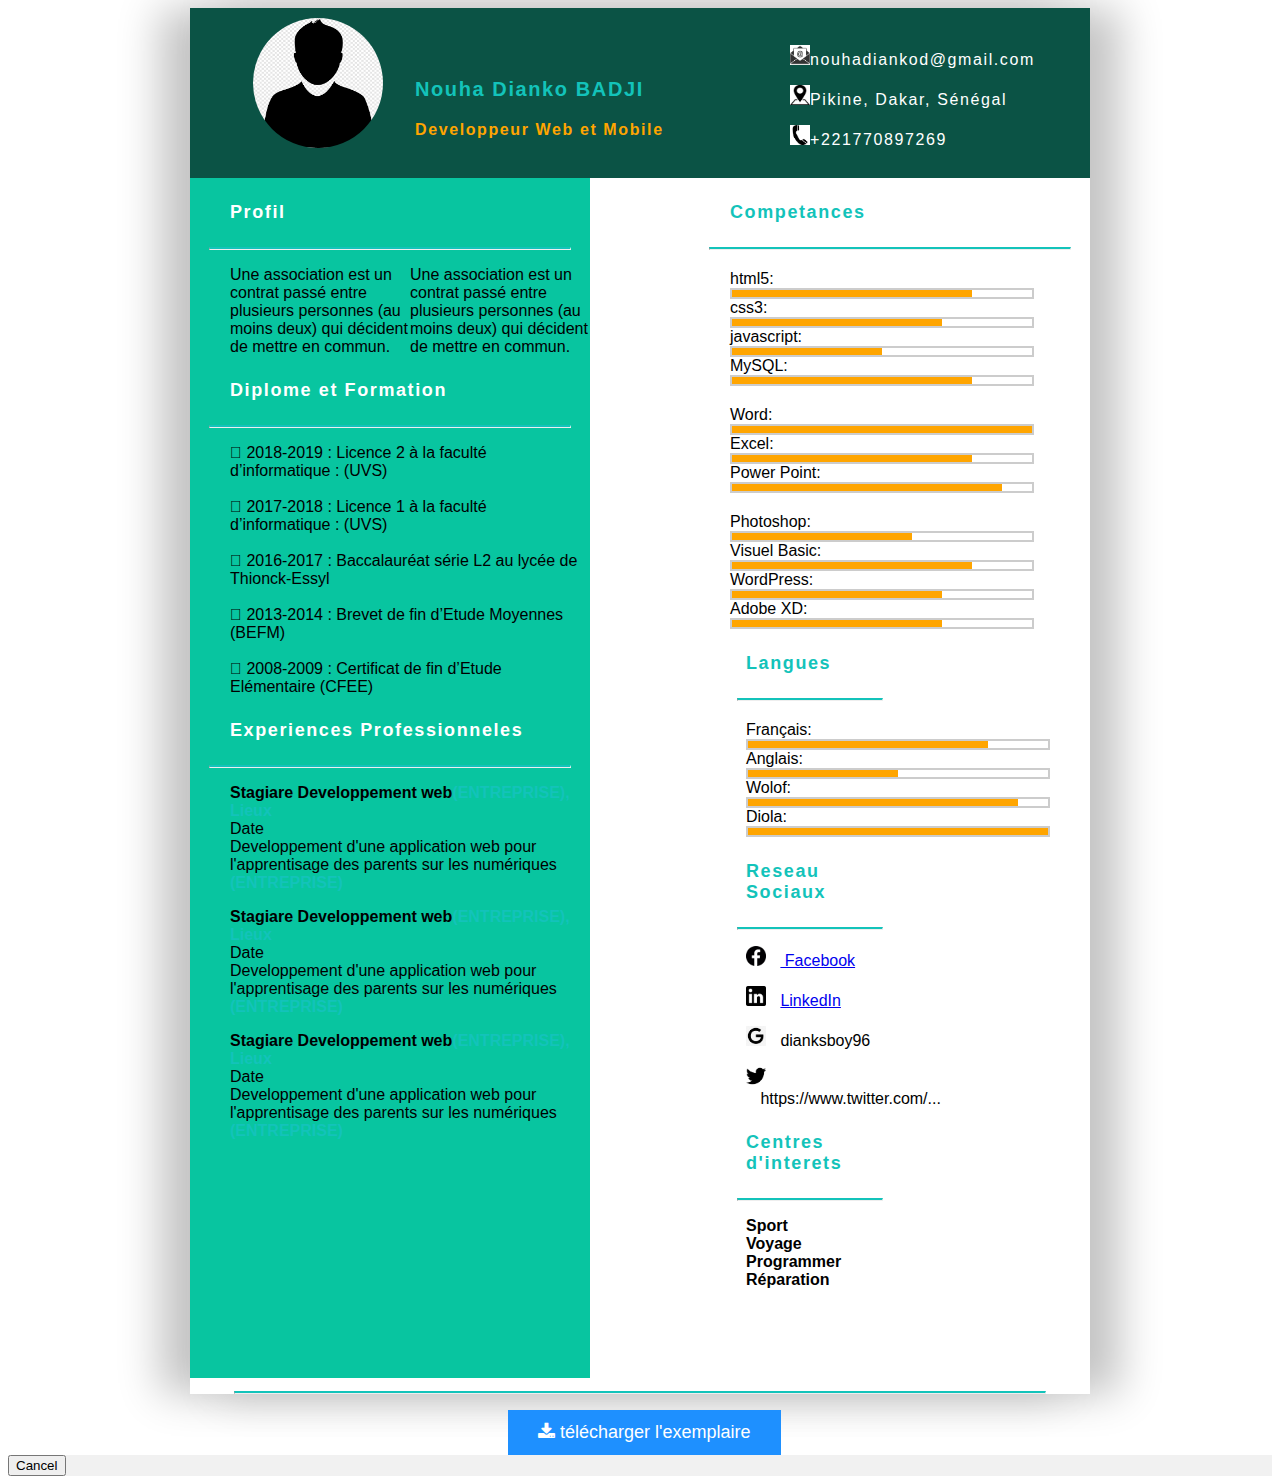
<file: mon cv/mon_cv-Nouha.html>
<!DOCTYPE html>
<html lang="en">
<head>
	<title>Mon CV</title>
	<meta charset="utf-8">
	<meta name="viewport" content="width=device-width, initial-scale=1">
	<meta http-equiv="X-UA-Compatible" content="IE=edge">
	<link rel="stylesheet" type="text/css" href="style-Nouha.css">
	<link rel="stylesheet" href="https://cdnjs.cloudflare.com/ajax/libs/font-awesome/4.7.0/css/font-awesome.min.css">
</head>
<body>
	<div id="id01" class="modal">
<main>
	<header>
		<div class="photo">
			<img src="images/profil.png" width="100%" height="100%" alt="ma photo">
			
		</div>
		<div class="des">
			<h3>Nouha Dianko BADJI</h3>
			<p class="post">Developpeur Web et Mobile</p>
		</div>
		<div class="right">
			<p><img src="images/mail.png" class="info">nouhadiankod@gmail.com</p>
			<p><img src="images/maps.png" class="info">Pikine, Dakar, Sénégal</p>
			<p><img src="images/tell.png" class="info">+221770897269</p>
		</div>
	</header>

	<section class="section-left">
		<h4>Profil</h4>
		<hr class="light">
		<div class="atouts">
			<!--<div>Travail d'equipe</div>-->
			<div>Une association est un contrat passé entre plusieurs personnes (au moins deux) qui décident de mettre en commun.</div>
			<!--<div>Adaptabilité / flaxibilité</div>-->
			<div>Une association est un contrat passé entre plusieurs personnes (au moins deux) qui décident de mettre en commun.</div>
		</div>
		<h4>Diplome et Formation</h4>
		<hr class="light">
		<div class="div">
			<div>	2018-2019 : Licence 2 à la faculté d’informatique : (UVS)</div><br>
			<div>	2017-2018 : Licence 1 à la faculté d’informatique : (UVS)</div><br>
			<div>	2016-2017 : Baccalauréat série L2 au lycée de Thionck-Essyl</div><br>
			<div>	2013-2014 : Brevet de fin d’Etude Moyennes (BEFM)</div><br>
			<div>	2008-2009 : Certificat de fin d’Etude Elémentaire (CFEE)</div>

		</div>
		<h4>Experiences Professionneles</h4>
		<hr class="light">
		<div class="div">
			<p><b>Stagiare Developpement web</b><strong>(ENTREPRISE), Lieux</strong><br>
				Date<br>
			Developpement d'une application web pour l'apprentisage des parents sur les numériques
			<strong>(ENTREPRISE)</strong></p>

			<p><b>Stagiare Developpement web</b><strong>(ENTREPRISE), Lieux</strong><br>
				Date<br>
			Developpement d'une application web pour l'apprentisage des parents sur les numériques
			<strong>(ENTREPRISE)</strong></p>

			<p><b>Stagiare Developpement web</b><strong>(ENTREPRISE), Lieux</strong><br>
				Date<br>
			Developpement d'une application web pour l'apprentisage des parents sur les numériques
			<strong>(ENTREPRISE)</strong></p>
		</div>
	</section>

	<section class="section-right">
		<h4>Competances</h4>
		<hr class="light">
		<div class="skls">
			<div class="po">
	
				html5:<div class="cool">
					<div style="width: 80%" class="inner"></div>
				</div>
				css3:<div class="cool">
					<div style="width: 70%" class="inner"></div>
				</div>
				javascript:<div class="cool">
					<div style="width: 50%" class="inner"></div>
				</div>
				MySQL:<div class="cool">
					<div style="width: 80%" class="inner"></div>
				</div>

				<div class="po">

				Word:<div class="cool">
					<div style="width: 100%" class="inner"></div>
				</div>
				Excel:<div class="cool">
					<div style="width: 80%" class="inner"></div>
				</div>
				Power Point:<div class="cool">
					<div style="width: 90%" class="inner"></div>
				</div>

				<div class="po">
			
		        Photoshop:<div class="cool">
					<div style="width: 60%" class="inner"></div>
				</div>
				Visuel Basic:<div class="cool">
					<div style="width: 80%" class="inner"></div>
				</div>
				WordPress:<div class="cool">
					<div style="width: 70%" class="inner"></div>
				</div>
				Adobe XD:<div class="cool">
					<div style="width: 70%" class="inner"></div>
				</div>
			</div>
		</div>
		<h4>Langues</h4>
		<hr class="light">
		<div class="skls">
				<div class="po">
					Français:<div class="cool">
					<div style="width: 80%" class="inner"></div>
				</div>
				Anglais:<div class="cool">
					<div style="width: 50%" class="inner"></div>
				</div>
				Wolof:<div class="cool">
					<div style="width: 90%" class="inner"></div>
				</div>
				Diola:<div class="cool">
					<div style="width: 100%" class="inner"></div>
				</div>
				</div>
			
			</div>
			<h4>Reseau Sociaux</h4>
			<hr class="light">
			<div class="interet">
				<p><img src="images/f.png" class="info"><span><a href="https://www.facebook.com/nouhadianko.badji"> Facebook</a></span></p>
				<p><img src="images/l.png" class="info"><span><a href="https://www.linkedin.com/in/nouha-dianko-badji-95b147186">LinkedIn</a></span></p>
				<p><img src="images/g.png" class="info"><span>dianksboy96</span></p>
				<p><img src="images/t.png" class="info"><span>https://www.twitter.com/...</span></p>
			</div>
			<h4>Centres d'interets</h4>
			<hr class="light">
			<div class="interet">
				<div><b>Sport</b></div>
				<div><b>Voyage</b></div>
				<div><b>Programmer</b></div>
				<div><b>Réparation</b></div>
			</div>
	</section>
	<div class="srkl">
		
	</div>
	<hr class="light">
</main>
<button class="btn"><i class="fa fa-download"></i> télécharger l'exemplaire</button>
<div class="container" style="background-color:#f1f1f1">  
<button type="button" onclick="document.getElementById('id01').style.display='none'" class="cancelbtn">Cancel</button>
</div>
</div>
</body>
</html>
</file>
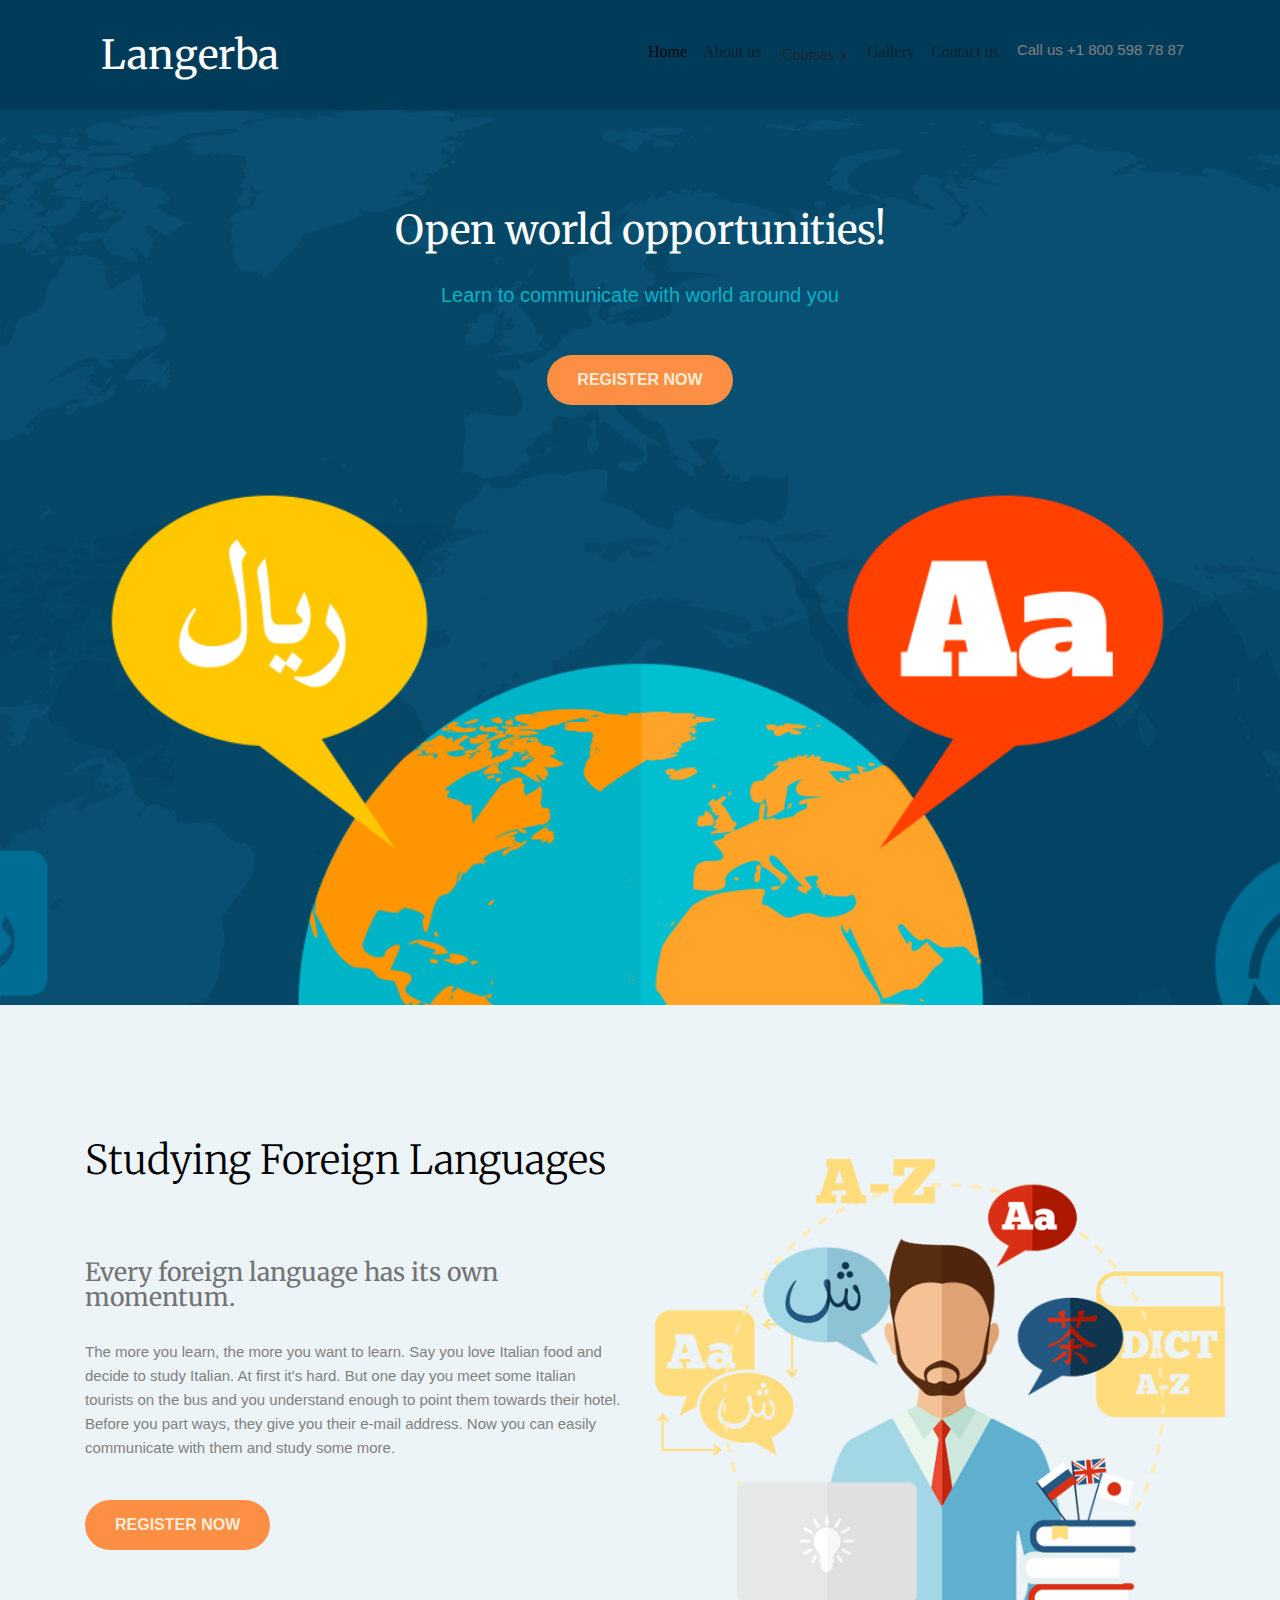
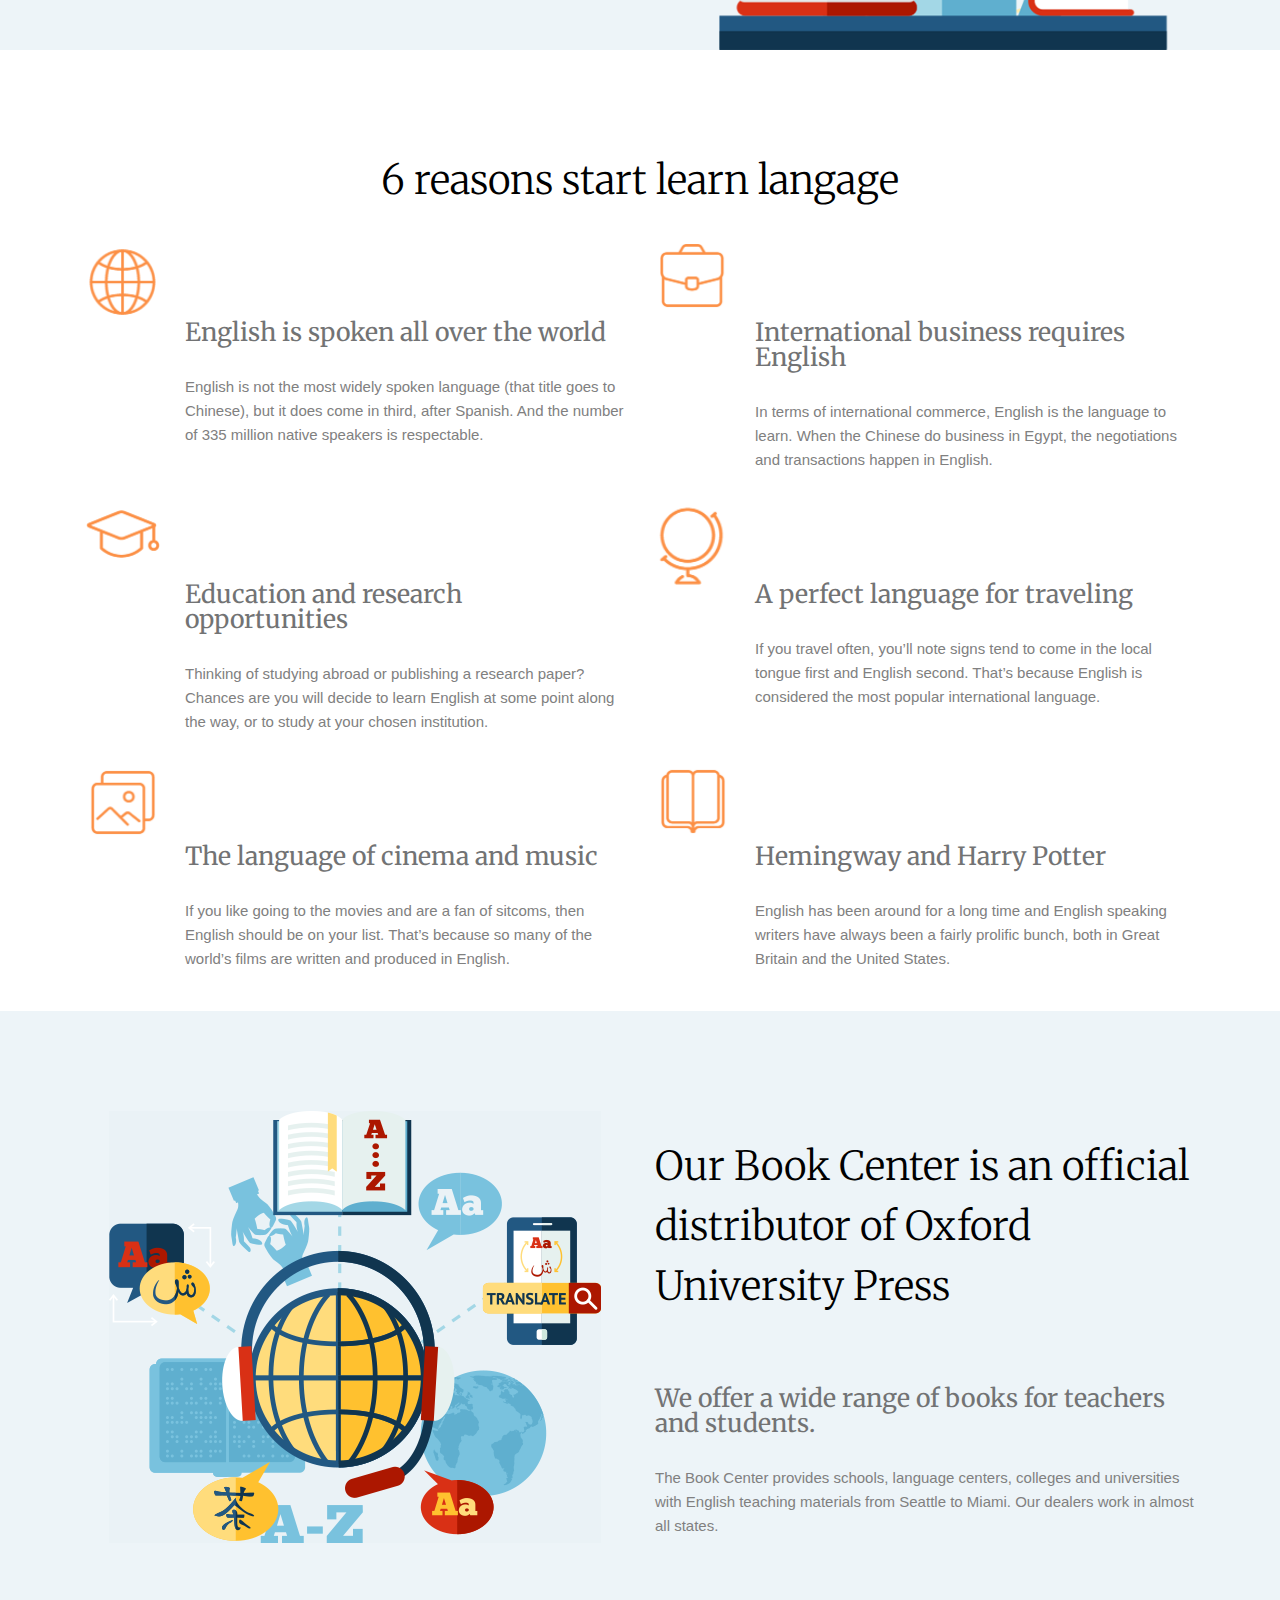
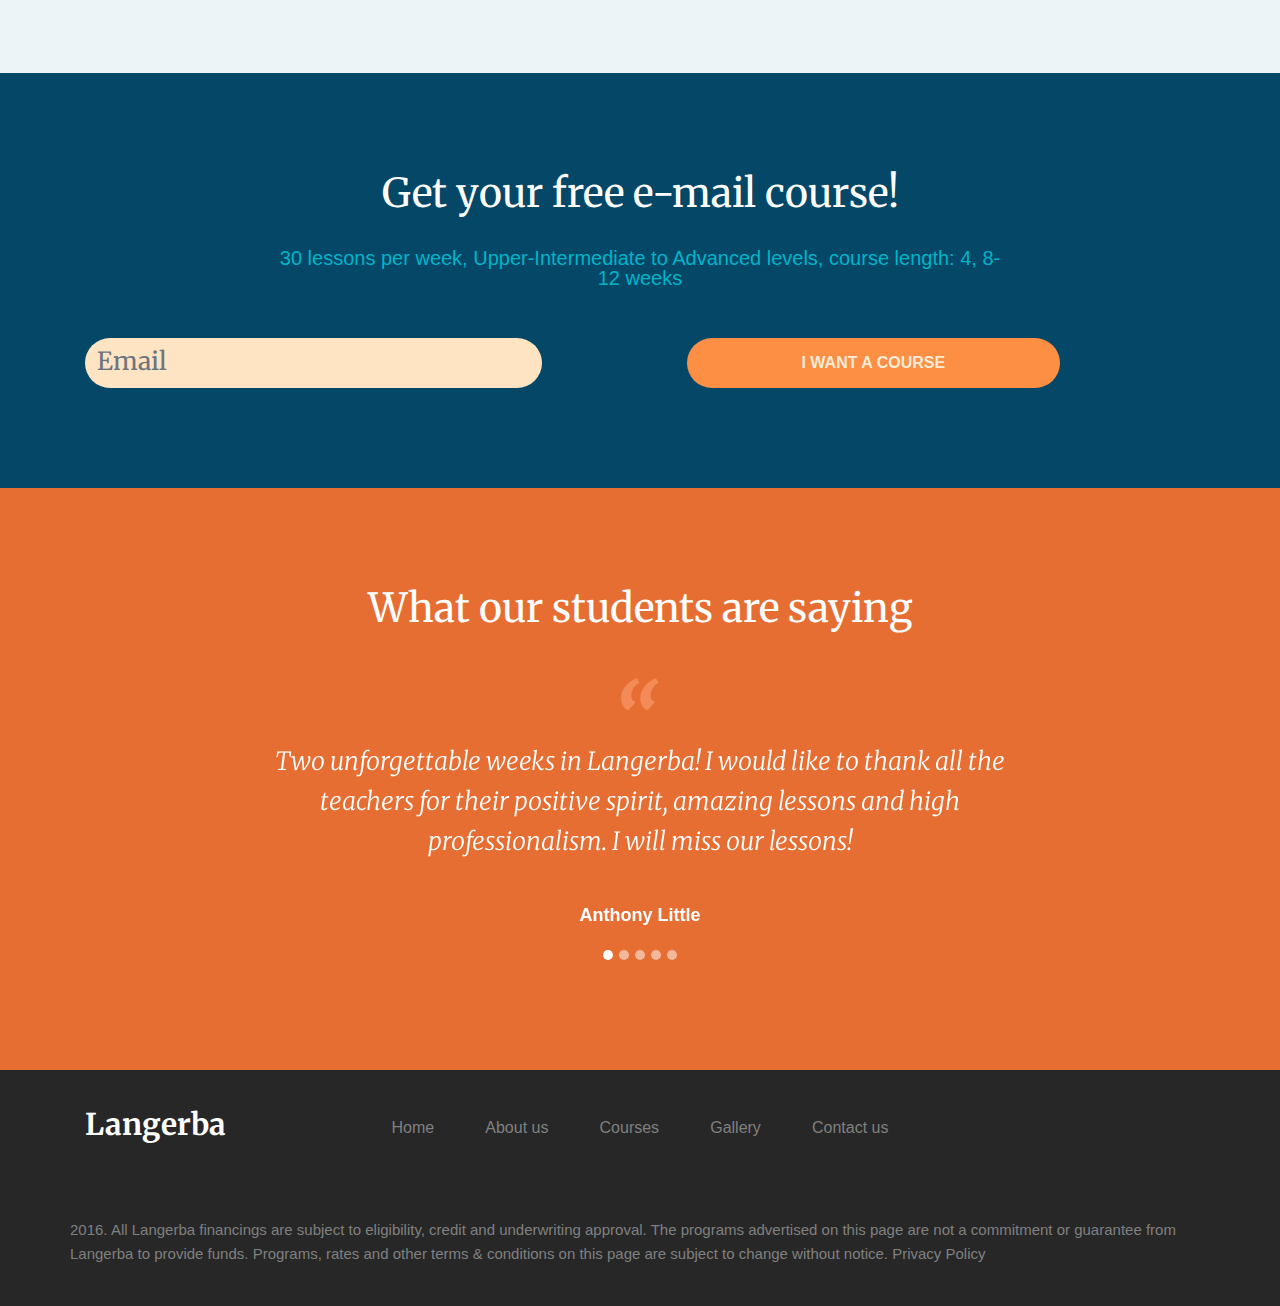
<file: liens/Bootstrap/mes sites/langerba babs/maquette_langerba.html>
<!DOCTYPE html>
<html lang="fr">
  <head>
    <meta charset="utf-8" />
    <meta name="viewport" content="width=device-width, initial-scale=1.0">
    <meta http-equiv="X-UA-Compatible" content="ie=edge">
    <link href="https://fonts.googleapis.com/css?family=Merriweather:300&display=swap" rel="stylesheet">
    <link
    rel="stylesheet"
    href="https://stackpath.bootstrapcdn.com/bootstrap/4.3.1/css/bootstrap.min.css" integrity="sha384-ggOyR0iXCbMQv3Xipma34MD+dH/1fQ784/j6cY/iJTQUOhcWr7x9JvoRxT2MZw1T" crossorigin="anonymous"/>
    <link rel="stylesheet" href="langerba.css" />

    <title>maquette langerba</title>
  </head>

  <body>
    <header class="bg-bleu-fonce">
    <nav class=" container navbar navbar-expand-lg navbar-light ">
      <a class=" col-6 order-2 color-white logo "  href="#">Langerba</a>
      <button class="navbar-toggler col-2 order-1" type="button" data-toggle="collapse" data-target="#navbarNav" aria-controls="navbarNav" aria-expanded="false" aria-label="Toggle navigation">
        <span class="navbar-toggler-icon burger"></span>
      </button>
      <div class="collapse navbar-collapse order-4" id="navbarNav">
        <ul class="navbar-nav ">
          <li class="nav-item active ">
            <a class="nav-link" href="#">Home </a>
          </li>
          <li class="nav-item">
            <a class="nav-link" href="#">About us</a>
          </li>
          <li class="nav-item  dropright">
              
                  <a class="btn  dropdown-toggle" href="#" role="button" id="dropdownMenuLink" data-toggle="dropdown" aria-haspopup="true" aria-expanded="false">
                    Courses
                  </a>
                
                  <div class="dropdown-menu border-none" aria-labelledby="dropdownMenuLink">
                      
                      <a class="btn dropdown-toggle" href="#" role="button" id="dropdownMenuLink" data-toggle="dropdown" aria-haspopup="true" aria-expanded="false">
                        English
                      </a>
                    
                      <div class="dropdown-menu border-none" aria-labelledby="dropdownMenuLink">
                        <a class="dropdown-item" href="#">For kids</a>
                        <a class="dropdown-item" href="#"> For school children</a>
                        <a class="dropdown-item" href="#"> For graduates</a>
                        <a class="dropdown-item" href="#">For adults</a>
                      </div>
                        
                    <a class="dropdown-item" href="#">German</a>
                    <a class="dropdown-item" href="#">French</a>
                    <a class="dropdown-item" href="#">Italian</a>
                  </div>
                
          </li>
          <li class="nav-item">
              <a class="nav-link" href="#">Gallery</a>
             </li>
          <li class="nav-item">
              <a class="nav-link" href="#">Contact us</a>
          </li>
        </ul>
      </div>
      <button class="navbar-toggler col-2 order-3" type="button" data-toggle="collapse" data-target="#contact" aria-controls="contact" aria-expanded="false" aria-label="Toggle navigation">
          <span class="navbar-toggler-icon telephone"></span>
        </button>
        <div class="collapse navbar-collapse order-4" id="contact">
          <p > Call us +1 800 598 78 87</p>

        </div>
    </nav>
</header>

    <div class="conteneur1">
      <div class="container">
        <div class="row">
          <div class="col-10 col-md-8 offset-1 offset-md-2 text-center">
            <h1>Open world opportunities!<h1>
            <h5>Learn to communicate with world around you</h5>
            <div class="row marge">
              <div class= "text-center w-100" >
              <button type="button" class="button1">REGISTER NOW</button>
              </div>
            </div> 
          </div>
        </div>
      </div>
    </div>
    <div class="conteneur2">
        <div class="container">
            <div class="row">
                <div class=" col-lg-6">
                  <h2> Studying Foreign Languages</h2>
                  <h3>Every foreign language has its own momentum.</h3>
                  <p>The more you learn, the more you want to learn. Say you love Italian food and decide to study Italian. At first it's hard. But one day you meet some Italian tourists on the bus and you understand enough to point them towards their hotel. Before you part ways, they give you their e-mail address. Now you can easily communicate with them and study some more.</p>
                  <button type="button" class="button1">REGISTER NOW</button>
                </div> 
            <div class="col-lg-6 ">
<img src="page01_img02.png" class="imgp1_02 " alt= "image illustration">
</div>
            </div>
            </div> 
         
    </div>

    <div class="conteneur3">
        <div class="container">
              <h2 class="six_reasons">6 reasons start learn langage </h2>
            <div class="row">
              <div class="col-lg-6  position-relative">
                  <img src="ballon.png" class= "icones_oranges position-absolute"  alt= "icone ballon">
                  
                  <h4 class="padding  text-center  text-lg-left"  >English is spoken all over the world</h4>
                  <p class= "padding text-center  text-lg-left">English is not the most widely spoken language (that title goes to Chinese), but it does come in third, after Spanish.
                  And the number of 335 million native speakers is respectable.</p>
              </div>
            
    
                <div class="col-lg-6 position-relative">
                    <img src="cartable.png" class= "icones_oranges position-absolute" alt= "cartable">
                    <h4 class="padding  text-center  text-lg-left">International business requires English</h4>
                    <p class="padding text-center  text-lg-left">In terms of international commerce, English is the language to learn. When the Chinese do business in Egypt, the negotiations and transactions happen in English.</p>
                </div>  
                      
                <div class="col-lg-6 position-relative">
                  <img src="chapeau.png" class= "icones_oranges position-absolute" alt= "chapeau diplome">
                  <h4 class="padding text-center  text-lg-left">Education and research opportunities</h4>
                  <p class="padding text-center  text-lg-left">Thinking of studying abroad or publishing a research paper? Chances are you will decide to learn English at some point along the way, or to study at your chosen institution.</p>
              </div>
              <div class="col-lg-6 position-relative">
                <img src="globe.png" class= "icones_oranges position-absolute" alt= " globe terrestre">
                <h4 class="padding  text-center  text-lg-left">	A perfect language for traveling</h4>
                <p class="padding  text-center  text-lg-left">If you travel often, you’ll note signs tend to come in the local tongue first and English second. That’s because English is considered the most popular international language.</p>
            </div>

            <div class="col-lg-6 position-relative">
              <img src="etiquettes.png" class= "icones_oranges position-absolute" alt= "stikers">
              <h4 class="padding  text-center  text-lg-left">The language of cinema and music</h4>
              <p class="padding  text-center  text-lg-left">If you like going to the movies and are a fan of sitcoms, then English should be on your list. That’s because so many of the world’s films are written and produced in English.</p>
          </div>
          <div class="col-lg-6 position-relative">
            <img src="bouquin.png" class= "icones_oranges position-absolute" alt= "livre">
            <h4 class="padding text-center  text-lg-left">Hemingway and Harry Potter</h4>
            <p class="padding  text-center  text-lg-left">English has been around for a long time and English speaking writers have always been a fairly prolific bunch, both in Great Britain and the United States.</p>
        </div>
              </div>  
        </div>
    </div>
  
    <div class="conteneur4">
      <div class="container">
          <div class="row">
           
          <div class="col-lg-6 position-relative  ">
<img src="page01_img03.png" class="imgp1_03 pad_bott " alt= "image illustration"> 
          </div>
          <div class=" col-lg-6   text-center  text-lg-left  ">
            <h2> Our Book Center is an official distributor of Oxford University Press</h2>
            <h3>We offer a wide range of books for teachers and students.</h3>
            <p >The Book Center provides schools, language centers, colleges and universities with English teaching materials from Seattle to Miami. Our dealers work in almost all states.</p>
            
          </div> 
          </div>
          </div> 
       
  </div>
  <div class="conteneur5">
      <div class="container">
        <div class="row">
          <div class="col-10 col-md-8 offset-1 offset-md-2 text-center">
            <h1>Get your free e-mail course!<h1>
            <h5>30 lessons per week, Upper-Intermediate to Advanced levels, course length: 4, 8-12 weeks</h5>
          </div>
        </div>
        <form>
            <div class="form-row">
              <div class="form-group col-md-5 pad_inter ">
                <input type="email" class="form-control position-relative" id="inputEmail4" placeholder="Email">
              </div>
              <button type="submit" class=" col-4 lg-4 ml-auto mr-auto  offset-1  position-relative button1">I WANT A COURSE</button>
            </form>
            </div>
        </div>
  </div>

  <div class="conteneur6">
      <div class="container">
            <div class="row">
                <div class="col-10 col-md-8 offset-1 offset-md-2 text-center">
          <h1>What our students are saying </h1>
                </div>
            </div>
            <div class="row">
               <div class="col-10 col-md-8 offset-1 offset-md-2 text-center">
                  <div id="carouselExampleIndicators" class="carousel slide" data-ride="carousel">
                      <ol class="carousel-indicators">
                          <li data-target="#carouselExampleIndicators " data-slide-to="0" class="active point"></li>
                          <li data-target="#carouselExampleIndicators" data-slide-to="1"></li>
                          <li data-target="#carouselExampleIndicators" data-slide-to="2"></li>
                          <li data-target="#carouselExampleIndicators" data-slide-to="3"></li>
                          <li data-target="#carouselExampleIndicators" data-slide-to="4"></li>
                      </ol>
                    
                      <div class="carousel-inner">
                        <div class="carousel-item active">
                            <img src="page01_img04.png" class="d-block ml-auto mr-auto " alt="image">
                            <p class="temoignage">Two unforgettable weeks in Langerba! I would like to thank all
                                the teachers for their positive spirit, amazing lessons and high
                                professionalism. I will miss our lessons!</p>
                            <p class="temoin">Anthony Little</p>
                        </div>
                        <div class="carousel-item ">
                          <img src="page01_img04.png" class="d-block ml-auto mr-auto " alt="image">
                          <p class="temoignage">I enjoyed my experience with you. It was worth every spent dollar. More than just the language, I learned about so many different cultures and made friends from all over the world. !</p>
                          <p class="temoin">Thomas Austin</p>
                        </div>
                        <div class="carousel-item">
                          <img src="page01_img04.png" class="d-block ml-auto mr-auto  " alt="image">
                          <p class="temoignage">I enjoyed my experience with you. It was worth every spent dollar. More than just the language, I learned about so many different cultures and made friends from all over the world. </p>
                          <p class="temoin">Patricia Cruz</p>
                        </div>
                        <div class="carousel-item ">
                            <img src="page01_img04.png" class="d-block ml-auto mr-auto  " alt="image">
                            <p class="temoignage">Your business program, the flexibility with scheduling, the teachers and directors are very easygoing. The location is perfect, the prices are excellent compared to other schools.!</p>
                            <p class="temoin">Gary Montgomery</p>
                        </div>
                        <div class="carousel-item ">
                            <img src="page01_img04.png" class="d-block ml-auto mr-auto  " alt="image">
                            <p class="temoignage">Two unforgettable weeks in Langerba! I would like to thank all
                                the teachers for their positive spirit, amazing lessons and high
                                professionalism. I will miss our lessons!</p>
                            <p class="temoin">Helen Howard</p>
                          </div>
                    
                       
                      </div>
                    </div>
               </div>
            </div>
      </div>
  </div>
 <footer>
    <div class="container">
      <div class="row">
        <div class=" div class= col-2 col-md-2   ">
          <p class="logo_footer"> Langerba</p>
        </div>
      <div class=" div class= col-6 col-md-6 text-center offset-1 ">
        <ul class="list-inline d-flex justify-content-around">
            <li class="list-inline-item menu_footer">Home</li>
            <li class="list-inline-item menu_footer">About us</li>
            <li class="list-inline-item menu_footer">Courses</li>
            <li class="list-inline-item menu_footer">Gallery</li>
            <li class="list-inline-item menu_footer">Contact us</li>
          </ul>
        </div>
        <p class="policy">2016. All Langerba financings are subject to eligibility, credit and underwriting approval. The programs advertised on this page are not a commitment or guarantee from Langerba to provide funds. Programs, rates and other terms & conditions on this page are subject to change without notice. Privacy Policy</p>
      </div>  
     </div>
       
</footer>           
         
          

            
                   
                
                
    
         
  
    <script
      src="https://code.jquery.com/jquery-3.3.1.slim.min.js"
      integrity="sha384-q8i/X+965DzO0rT7abK41JStQIAqVgRVzpbzo5smXKp4YfRvH+8abtTE1Pi6jizo"
      crossorigin="anonymous"
    ></script>
    <script
      src="https://cdnjs.cloudflare.com/ajax/libs/popper.js/1.14.7/umd/popper.min.js"
      integrity="sha384-UO2eT0CpHqdSJQ6hJty5KVphtPhzWj9WO1clHTMGa3JDZwrnQq4sF86dIHNDz0W1"
      crossorigin="anonymous"
    ></script>
    <script
      src="https://stackpath.bootstrapcdn.com/bootstrap/4.3.1/js/bootstrap.min.js"
      integrity="sha384-JjSmVgyd0p3pXB1rRibZUAYoIIy6OrQ6VrjIEaFf/nJGzIxFDsf4x0xIM+B07jRM"
      crossorigin="anonymous"
    ></script>
  </body>
</html>
</file>
<file: liens/figma/assets/css/noscript.css>
/*
	Multiverse by HTML5 UP
	html5up.net | @ajlkn
	Free for personal and commercial use under the CCA 3.0 license (html5up.net/license)
*/

/* Wrapper */

	body.is-preload #wrapper:before {
		display: none;
	}

/* Main */

	body.is-preload #main .thumb {
		pointer-events: auto;
		opacity: 1;
	}

/* Header */

	body.is-preload #header {
		-moz-transform: none;
		-webkit-transform: none;
		-ms-transform: none;
		transform: none;
	}
</file>
<file: liens/Illustrator/assets/css/noscript.css>
/*
	Multiverse by HTML5 UP
	html5up.net | @ajlkn
	Free for personal and commercial use under the CCA 3.0 license (html5up.net/license)
*/

/* Wrapper */

	body.is-preload #wrapper:before {
		display: none;
	}

/* Main */

	body.is-preload #main .thumb {
		pointer-events: auto;
		opacity: 1;
	}

/* Header */

	body.is-preload #header {
		-moz-transform: none;
		-webkit-transform: none;
		-ms-transform: none;
		transform: none;
	}
</file>
<file: liens/Photoshop/assets/css/noscript.css>
/*
	Multiverse by HTML5 UP
	html5up.net | @ajlkn
	Free for personal and commercial use under the CCA 3.0 license (html5up.net/license)
*/

/* Wrapper */

	body.is-preload #wrapper:before {
		display: none;
	}

/* Main */

	body.is-preload #main .thumb {
		pointer-events: auto;
		opacity: 1;
	}

/* Header */

	body.is-preload #header {
		-moz-transform: none;
		-webkit-transform: none;
		-ms-transform: none;
		transform: none;
	}
</file>
<file: liens/Bootstrap/mes sites/integration/style/style.css>
.card .btn1{
    color: white;
    background-color: #7390ba;
    margin-left: 65%;
    border: 2px solid black;
    border-radius: 50px;
    margin-top: 55%;
}
.card-text{
    margin-left: 40%;
    margin-top: -120%;
}
</file>
<file: mon cv/style-Nouha.css>
body{
	font-family: 'segeo UI', Tahoma Geneva, verdana, sans-serif;
}

main{
	box-shadow: 30px 0px 40px rgb(196, 196, 196), -30px 0px 40px rgb(196, 196, 196);
	margin: auto;
	max-width: 900px;
}

.srkl{
	display: flex;
	justify-content: space-between;
	margin-top: 25px;
	background-color: #fff;
	width: 100%;
}

.entete{
	position: absolute;
	background-color: #090979;
	height: 80px;
	width: 1350px;
	left: 146px;
	font-size: 15px;
	color: white;
	padding-top: 20px;
	position: fixed;

}

header{
	height: 160px;
	padding-top: 10px;
	color: white;
	background-color: #0B5345;
}

.photo{
	margin-left: 7%;
	border-radius: 50%;
	width: 130px;
	height: 130px;
	overflow: hidden;
}

.des{
	margin-left: 25%;
	margin-top: -10%;
}

h3{
	color:#13c3ba;
	font-weight: bold;
	letter-spacing: .1rem;
	font-size: 20px;
}

.post{
	color: orange;
	font-weight: bold;
	letter-spacing: .1rem;
}

.right{
	margin: 5;
	padding: 0;
	margin-top: -110px;
}

.right p{
	margin-left: 600px;
	letter-spacing: .1rem;
}

.info{
	width: 20px;
	height: 20px;
}

.section-left{
	background-color: #08C5A0;
	float: left;
	width: 400px;
	height: 1200px;
}

.section-left h4{
	color: white;
}

.section-right{
	background-color: #fff;
	float: right;
	width: 400px;
}

h4{
	margin-left: 10%;
	color: #13c3ba;
	letter-spacing: .1rem;
	font-size: 18px;
}

hr.light{
	border-top: 2px solid #13c3ba;
	width: 90%;
	margin-top: .8rem;
	margin-bottom: 1rem;
}

.atouts{
	display: grid;
	grid-template-columns: repeat(2, 1fr);
	margin-left: 10%;
}

.div{
	margin-left: 10%;
}

.skls{
	padding: 0;
	width: 40%;margin-left: 10%;
}

.cool{
	background-color: #fff;
	border: 2px solid #ccc;
	width: 300px;
	height: 7px;
}

.po{
	margin-top: 20px;
}

strong{
	color: #13c3ba;
	text-decoration: none;
}

.inner{
	background-color: orange;
	height: 100%;
}

.interet{
	margin-left: 10%;
}

span{
	margin-left: 10%;
}

.btn {
  background-color: DodgerBlue;
  border: none;
  color: white;
  padding: 12px 30px;
  cursor: pointer;
  font-size: 18px;
  position: relative;
  left: 500px;
}

.btn:hover {
  background-color: RoyalBlue;
}
</file>
<file: liens/Bootstrap/mes sites/langerba babs/langerba.css>
html, body, div, span, applet, object, iframe,
h1, h2, h3, h4, h5, h6, p, blockquote, pre,
a, abbr, acronym, address, big, cite, code,
del, dfn, em, img, ins, kbd, q, s, samp,
small, strike, strong, sub, sup, tt, var,
b, u, i, center,
dl, dt, dd, ol, ul, li,
fieldset, form, label, legend,
table, caption, tbody, tfoot, thead, tr, th, td,
article, aside, canvas, details, embed, 
figure, figcaption, footer, header, hgroup, 
menu, nav, output, ruby, section, summary,
time, mark, audio, video {
	margin: 0;
	padding: 0;
	border: 0;
	font-size: 100%;
	font: inherit;
	vertical-align: baseline;
}

article, aside, details, figcaption, figure, 
footer, header, hgroup, menu, nav, section {
	display: block;
}
body {
	line-height: 1;
	color: white;
}
ol, ul {
	list-style: none;
}
blockquote, q {
	quotes: none;
}
blockquote:before, blockquote:after,
q:before, q:after {
	content: '';
	content: none;
}
table {
	border-collapse: collapse;
	border-spacing: 0;
}

.logo
{
font-family: 'Merriweather', serif; 
font-size: 40px;
}	

.conteneur1
{
background: rgb(5,71, 103);
 background-image: url("page01_img01.png"); 
text-align: center;
background-size:cover;
background-position: center;
padding-top: 100px;
}

h1
{

color:white;
font-family: 'Merriweather', serif; 	
font-size:40px;




}

h5
{
color: rgb(0,180,199);
font-family: 'Open Sans', sans-serif;
font-size:20px;
margin-top: 35px;
margin-bottom: 50px;
font-weight: lighter; 
}



.button1
{
font-family:'Open Sans', sans-serif; 
font-size: 16px;
font-weight: bold;
background-color:#fc8f44 ;
border:#fc8f44;
border-radius: 30px;
height: 50px;
padding-bottom: 130px;
margin-bottom: 100px;
padding : 10px 30px;
color: antiquewhite;
;

}

.marge{
	margin-top: 50px;
	margin-bottom:500px ;
}

.conteneur2, .conteneur4
{
background-color: rgb(237,244,248) ;

}

h2
{
	margin-top: 125px;
	font-family: 'Merriweather', serif; 
	font-size:40px;	
	color: black;
	font-weight: lighter;
	line-height: 1.5;
	

}
h3,h4
{

	font-family: 'Merriweather', serif; 
	font-size:25px;	
	color:rgb(114,115,116);
	margin-top: 70px;

}

p
{
margin-top: 30px;
font-family: 'Open Sans', sans-serif;
font-size: 15px;	
font-weight: lighter;
color: grey;
line-height: 1.6;
margin-bottom:40px ;
}
.imgp1_02, .imgp1_03
{
max-width : 100%;
	max-height: auto;
	display: block;
	margin: 0 auto;
margin-top: 100px;
} 

.imgp1_02
{
position: absolute;
bottom: 0;
}

.bg-bleu-fonce
{
background-color: #003c5a;
} 

.border-none
{
border: none;
background: none;	
}
.color-white
{
color: white ;

}

.burger
{
background-image: url(burger_white.png) !important ;
}

.telephone
{
background-image: url(icone_tel.png)! important;	
}

.six_reasons
{
text-align:center;
margin-top: 100px;
margin-bottom: 40px;
}
.icones_oranges
{

width:75px;
top:-10px ;
margin-left:0;
}
.padding
{
padding-left: 100px;
}

.conteneur5
{
background: rgb(5,71, 103);
font-family: 'Merriweather', serif; 
padding-top: 100px;
font-size: 50px;
text-align: center;

}

.pad_bott
{
	padding-bottom: 130px;
}

#inputEmail4
{
	background-color: bisque;
	border-radius: 30px;
	font-size: 25px; ;
	height: 50px;
	border: none;
	padding-bottom: 10px;

}

.conteneur6
{
	background-color:#e76e33 ;
	padding-top: 100px;
	padding-bottom:100px ;

}

.d-block

{
margin-top: 50px;	
}

.temoignage
{
font-family: 'Merriweather', serif;  
font-style: italic; 
font-size: 25px;
font-weight: lighter;
color: white;
}

.temoin
{
font-family: 'Open Sans', sans-serif;
color: white;
font-size: 18px;
font-weight: bold;
}

.carousel li
{
width: 10px;
height: 10px;
border-radius: 100%;
}


.pad_inter
{
padding-bottom: 20px;
}

footer
{
background-color: #272727
}

.logo_footer
{
font-family: 'Merriweather', serif; 
color: white; 
font-size: 30px;
font-weight: bold;	
}
.menu_footer
{
	
font-family: 'Open Sans', sans-serif;
color: grey;
margin-top: 50px;
}





@media (max-width: 991.98px) { 
	.imgp1_02
	{
		position: static;
	}
	.button1
	{
	margin-bottom: 0;
	}
   .conteneur5 .button1
   {
	margin-bottom:100px ;   }

   
}
</file>
<file: liens/figma/assets/css/main.css>
@import url(font-awesome.min.css);
@import url("https://fonts.googleapis.com/css?family=Source+Sans+Pro:300,300italic,400,400italic");

/*
	Multiverse by HTML5 UP
	html5up.net | @ajlkn
	Free for personal and commercial use under the CCA 3.0 license (html5up.net/license)
*/

@-moz-keyframes spinner {
	0% {
		-moz-transform: rotate(0deg);
		-webkit-transform: rotate(0deg);
		-ms-transform: rotate(0deg);
		transform: rotate(0deg);
	}

	100% {
		-moz-transform: rotate(359deg);
		-webkit-transform: rotate(359deg);
		-ms-transform: rotate(359deg);
		transform: rotate(359deg);
	}
}

@-webkit-keyframes spinner {
	0% {
		-moz-transform: rotate(0deg);
		-webkit-transform: rotate(0deg);
		-ms-transform: rotate(0deg);
		transform: rotate(0deg);
	}

	100% {
		-moz-transform: rotate(359deg);
		-webkit-transform: rotate(359deg);
		-ms-transform: rotate(359deg);
		transform: rotate(359deg);
	}
}

@-ms-keyframes spinner {
	0% {
		-moz-transform: rotate(0deg);
		-webkit-transform: rotate(0deg);
		-ms-transform: rotate(0deg);
		transform: rotate(0deg);
	}

	100% {
		-moz-transform: rotate(359deg);
		-webkit-transform: rotate(359deg);
		-ms-transform: rotate(359deg);
		transform: rotate(359deg);
	}
}

@keyframes spinner {
	0% {
		-moz-transform: rotate(0deg);
		-webkit-transform: rotate(0deg);
		-ms-transform: rotate(0deg);
		transform: rotate(0deg);
	}

	100% {
		-moz-transform: rotate(359deg);
		-webkit-transform: rotate(359deg);
		-ms-transform: rotate(359deg);
		transform: rotate(359deg);
	}
}

html, body, div, span, applet, object,
iframe, h1, h2, h3, h4, h5, h6, p, blockquote,
pre, a, abbr, acronym, address, big, cite,
code, del, dfn, em, img, ins, kbd, q, s, samp,
small, strike, strong, sub, sup, tt, var, b,
u, i, center, dl, dt, dd, ol, ul, li, fieldset,
form, label, legend, table, caption, tbody,
tfoot, thead, tr, th, td, article, aside,
canvas, details, embed, figure, figcaption,
footer, header, hgroup, menu, nav, output, ruby,
section, summary, time, mark, audio, video {
	margin: 0;
	padding: 0;
	border: 0;
	font-size: 100%;
	font: inherit;
	vertical-align: baseline;}

article, aside, details, figcaption, figure,
footer, header, hgroup, menu, nav, section {
	display: block;}

body {
	line-height: 1;
}

ol, ul {
	list-style: none;
}

blockquote, q {
	quotes: none;
}

	blockquote:before, blockquote:after, q:before, q:after {
		content: '';
		content: none;
	}

table {
	border-collapse: collapse;
	border-spacing: 0;
}

body {
	-webkit-text-size-adjust: none;
}

mark {
	background-color: transparent;
	color: inherit;
}

input::-moz-focus-inner {
	border: 0;
	padding: 0;
}

input, select, textarea {
	-moz-appearance: none;
	-webkit-appearance: none;
	-ms-appearance: none;
	appearance: none;
}

/* Basic */

	@-ms-viewport {
		width: device-width;
	}

	body {
		-ms-overflow-style: scrollbar;
	}

	@media screen and (max-width: 480px) {

		html, body {
			min-width: 320px;
		}

	}

	html {
		box-sizing: border-box;
	}

	*, *:before, *:after {
		box-sizing: inherit;
	}

	body {
		background: #242629;
	}

		body.is-preload *, body.is-preload *:before, body.is-preload *:after {
			-moz-animation: none !important;
			-webkit-animation: none !important;
			-ms-animation: none !important;
			animation: none !important;
			-moz-transition: none !important;
			-webkit-transition: none !important;
			-ms-transition: none !important;
			transition: none !important;
		}

		body.is-resizing *, body.is-resizing *:before, body.is-resizing *:after {
			-moz-animation: none !important;
			-webkit-animation: none !important;
			-ms-animation: none !important;
			animation: none !important;
			-moz-transition: none !important;
			-webkit-transition: none !important;
			-ms-transition: none !important;
			transition: none !important;
		}

/* Type */

	body, input, select, textarea {
		color: #a0a0a1;
		font-family: "Source Sans Pro", Helvetica, sans-serif;
		font-size: 15pt;
		font-weight: 300;
		letter-spacing: 0.025em;
		line-height: 1.65;
	}

		@media screen and (max-width: 1680px) {

			body, input, select, textarea {
				font-size: 11pt;
			}

		}

	a {
		-moz-transition: color 0.2s ease-in-out, border-bottom-color 0.2s ease-in-out;
		-webkit-transition: color 0.2s ease-in-out, border-bottom-color 0.2s ease-in-out;
		-ms-transition: color 0.2s ease-in-out, border-bottom-color 0.2s ease-in-out;
		transition: color 0.2s ease-in-out, border-bottom-color 0.2s ease-in-out;
		border-bottom: dotted 1px;
		color: #34a58e;
		text-decoration: none;
	}

		a:hover {
			border-bottom-color: transparent;
			color: #34a58e !important;
		}

	strong, b {
		color: #ffffff;
		font-weight: 300;
	}

	em, i {
		font-style: italic;
	}

	p {
		margin: 0 0 2em 0;
	}

	h1, h2, h3, h4, h5, h6 {
		color: #ffffff;
		font-weight: 300;
		letter-spacing: 0.1em;
		line-height: 1.5;
		margin: 0 0 1em 0;
		text-transform: uppercase;
	}

		h1 a, h2 a, h3 a, h4 a, h5 a, h6 a {
			color: inherit;
			text-decoration: none;
		}

	h1 {
		font-size: 2em;
	}

	h2 {
		font-size: 1.25em;
	}

	h3 {
		font-size: 1.1em;
	}

	h4 {
		font-size: 1em;
	}

	h5 {
		font-size: 0.9em;
	}

	h6 {
		font-size: 0.7em;
	}

	@media screen and (max-width: 736px) {

		h2 {
			font-size: 1em;
		}

		h3 {
			font-size: 0.9em;
		}

		h4 {
			font-size: 0.8em;
		}

		h5 {
			font-size: 0.7em;
		}

		h6 {
			font-size: 0.7em;
		}

	}

	sub {
		font-size: 0.8em;
		position: relative;
		top: 0.5em;
	}

	sup {
		font-size: 0.8em;
		position: relative;
		top: -0.5em;
	}

	blockquote {
		border-left: 4px #36383c;
		font-style: italic;
		margin: 0 0 2em 0;
		padding: 0.5em 0 0.5em 2em;
	}

	code {
		background: #34363b;
		border: solid 1px #36383c;
		font-family: "Courier New", monospace;
		font-size: 0.9em;
		margin: 0 0.25em;
		padding: 0.25em 0.65em;
	}

	pre {
		-webkit-overflow-scrolling: touch;
		font-family: "Courier New", monospace;
		font-size: 0.9em;
		margin: 0 0 2em 0;
	}

		pre code {
			display: block;
			line-height: 1.75;
			padding: 1em 1.5em;
			overflow-x: auto;
		}

	hr {
		border: 0;
		border-bottom: solid 1px #36383c;
		margin: 2em 0;
	}

		hr.major {
			margin: 3em 0;
		}

	.align-left {
		text-align: left;
	}

	.align-center {
		text-align: center;
	}

	.align-right {
		text-align: right;
	}

/* Button */

	input[type="submit"],
	input[type="reset"],
	input[type="button"],
	button,
	.button {
		-moz-appearance: none;
		-webkit-appearance: none;
		-ms-appearance: none;
		appearance: none;
		-moz-transition: background-color 0.2s ease-in-out, box-shadow 0.2s ease-in-out, color 0.2s ease-in-out;
		-webkit-transition: background-color 0.2s ease-in-out, box-shadow 0.2s ease-in-out, color 0.2s ease-in-out;
		-ms-transition: background-color 0.2s ease-in-out, box-shadow 0.2s ease-in-out, color 0.2s ease-in-out;
		transition: background-color 0.2s ease-in-out, box-shadow 0.2s ease-in-out, color 0.2s ease-in-out;
		background-color: transparent;
		border: 0;
		border-radius: 0;
		box-shadow: inset 0 0 0 2px #36383c;
		color: #ffffff !important;
		cursor: pointer;
		display: inline-block;
		font-size: 0.9em;
		font-weight: 300;
		height: 3.0555555556em;
		letter-spacing: 0.1em;
		line-height: 3.0555555556em;
		padding: 0 2.5em;
		text-align: center;
		text-decoration: none;
		text-transform: uppercase;
		white-space: nowrap;
	}

		input[type="submit"]:hover,
		input[type="reset"]:hover,
		input[type="button"]:hover,
		button:hover,
		.button:hover {
			box-shadow: inset 0 0 0 2px #34a58e;
			color: #34a58e !important;
		}

			input[type="submit"]:hover:active,
			input[type="reset"]:hover:active,
			input[type="button"]:hover:active,
			button:hover:active,
			.button:hover:active {
				background-color: rgba(52, 165, 142, 0.15);
				color: #34a58e !important;
			}

		input[type="submit"].icon,
		input[type="reset"].icon,
		input[type="button"].icon,
		button.icon,
		.button.icon {
			padding-left: 1.35em;
		}

			input[type="submit"].icon:before,
			input[type="reset"].icon:before,
			input[type="button"].icon:before,
			button.icon:before,
			.button.icon:before {
				margin-right: 0.5em;
			}

		input[type="submit"].fit,
		input[type="reset"].fit,
		input[type="button"].fit,
		button.fit,
		.button.fit {
			width: 100%;
		}

		input[type="submit"].small,
		input[type="reset"].small,
		input[type="button"].small,
		button.small,
		.button.small {
			font-size: 0.8em;
		}

		input[type="submit"].large,
		input[type="reset"].large,
		input[type="button"].large,
		button.large,
		.button.large {
			font-size: 1.35em;
		}

		input[type="submit"].primary,
		input[type="reset"].primary,
		input[type="button"].primary,
		button.primary,
		.button.primary {
			background-color: #34a58e;
			box-shadow: none;
		}

			input[type="submit"].primary:hover,
			input[type="reset"].primary:hover,
			input[type="button"].primary:hover,
			button.primary:hover,
			.button.primary:hover {
				background-color: #47c5ab;
				color: #ffffff !important;
			}

				input[type="submit"].primary:hover:active,
				input[type="reset"].primary:hover:active,
				input[type="button"].primary:hover:active,
				button.primary:hover:active,
				.button.primary:hover:active {
					background-color: #287e6d;
				}

		input[type="submit"].disabled, input[type="submit"]:disabled,
		input[type="reset"].disabled,
		input[type="reset"]:disabled,
		input[type="button"].disabled,
		input[type="button"]:disabled,
		button.disabled,
		button:disabled,
		.button.disabled,
		.button:disabled {
			pointer-events: none;
			opacity: 0.35;
		}

/* Form */

	form {
		margin: 0 0 2em 0;
	}

		form > :last-child {
			margin-bottom: 0;
		}

		form > .fields {
			display: -moz-flex;
			display: -webkit-flex;
			display: -ms-flex;
			display: flex;
			-moz-flex-wrap: wrap;
			-webkit-flex-wrap: wrap;
			-ms-flex-wrap: wrap;
			flex-wrap: wrap;
			width: calc(100% + 3em);
			margin: -1.5em 0 2em -1.5em;
		}

			form > .fields > .field {
				-moz-flex-grow: 0;
				-webkit-flex-grow: 0;
				-ms-flex-grow: 0;
				flex-grow: 0;
				-moz-flex-shrink: 0;
				-webkit-flex-shrink: 0;
				-ms-flex-shrink: 0;
				flex-shrink: 0;
				padding: 1.5em 0 0 1.5em;
				width: calc(100% - 1.5em);
			}

				form > .fields > .field.half {
					width: calc(50% - 0.75em);
				}

				form > .fields > .field.third {
					width: calc(100%/3 - 0.5em);
				}

				form > .fields > .field.quarter {
					width: calc(25% - 0.375em);
				}

		@media screen and (max-width: 736px) {

			form > .fields {
				width: calc(100% + 3em);
				margin: -1.5em 0 2em -1.5em;
			}

				form > .fields > .field {
					padding: 1.5em 0 0 1.5em;
					width: calc(100% - 1.5em);
				}

					form > .fields > .field.half {
						width: calc(100% - 1.5em);
					}

					form > .fields > .field.third {
						width: calc(100% - 1.5em);
					}

					form > .fields > .field.quarter {
						width: calc(100% - 1.5em);
					}

		}

	label {
		color: #ffffff;
		display: block;
		font-size: 0.9em;
		font-weight: 300;
		margin: 0 0 1em 0;
	}

	input[type="text"],
	input[type="password"],
	input[type="email"],
	input[type="tel"],
	input[type="search"],
	input[type="url"],
	select,
	textarea {
		-moz-appearance: none;
		-webkit-appearance: none;
		-ms-appearance: none;
		appearance: none;
		background: #34363b;
		border: 0;
		border-radius: 0;
		color: #a0a0a1;
		display: block;
		outline: 0;
		padding: 0 1em;
		text-decoration: none;
		width: 100%;
	}

		input[type="text"]:invalid,
		input[type="password"]:invalid,
		input[type="email"]:invalid,
		input[type="tel"]:invalid,
		input[type="search"]:invalid,
		input[type="url"]:invalid,
		select:invalid,
		textarea:invalid {
			box-shadow: none;
		}

		input[type="text"]:focus,
		input[type="password"]:focus,
		input[type="email"]:focus,
		input[type="tel"]:focus,
		input[type="search"]:focus,
		input[type="url"]:focus,
		select:focus,
		textarea:focus {
			box-shadow: inset 0 0 0 2px #34a58e;
		}

	select {
		background-image: url("data:image/svg+xml;charset=utf8,%3Csvg xmlns='http://www.w3.org/2000/svg' width='40' height='40' preserveAspectRatio='none' viewBox='0 0 40 40'%3E%3Cpath d='M9.4,12.3l10.4,10.4l10.4-10.4c0.2-0.2,0.5-0.4,0.9-0.4c0.3,0,0.6,0.1,0.9,0.4l3.3,3.3c0.2,0.2,0.4,0.5,0.4,0.9 c0,0.4-0.1,0.6-0.4,0.9L20.7,31.9c-0.2,0.2-0.5,0.4-0.9,0.4c-0.3,0-0.6-0.1-0.9-0.4L4.3,17.3c-0.2-0.2-0.4-0.5-0.4-0.9 c0-0.4,0.1-0.6,0.4-0.9l3.3-3.3c0.2-0.2,0.5-0.4,0.9-0.4S9.1,12.1,9.4,12.3z' fill='%2336383c' /%3E%3C/svg%3E");
		background-size: 1.25rem;
		background-repeat: no-repeat;
		background-position: calc(100% - 1rem) center;
		height: 2.75em;
		padding-right: 2.75em;
		text-overflow: ellipsis;
	}

		select option {
			color: #ffffff;
			background: #242629;
		}

		select:focus::-ms-value {
			background-color: transparent;
		}

		select::-ms-expand {
			display: none;
		}

	input[type="text"],
	input[type="password"],
	input[type="email"],
	input[type="tel"],
	input[type="search"],
	input[type="url"],
	select {
		height: 2.75em;
	}

	textarea {
		padding: 0.75em 1em;
	}

	input[type="checkbox"],
	input[type="radio"] {
		-moz-appearance: none;
		-webkit-appearance: none;
		-ms-appearance: none;
		appearance: none;
		display: block;
		float: left;
		margin-right: -2em;
		opacity: 0;
		width: 1em;
		z-index: -1;
	}

		input[type="checkbox"] + label,
		input[type="radio"] + label {
			text-decoration: none;
			color: #a0a0a1;
			cursor: pointer;
			display: inline-block;
			font-size: 1em;
			font-weight: 300;
			padding-left: 2.4em;
			padding-right: 0.75em;
			position: relative;
		}

			input[type="checkbox"] + label:before,
			input[type="radio"] + label:before {
				-moz-osx-font-smoothing: grayscale;
				-webkit-font-smoothing: antialiased;
				font-family: FontAwesome;
				font-style: normal;
				font-weight: normal;
				text-transform: none !important;
			}

			input[type="checkbox"] + label:before,
			input[type="radio"] + label:before {
				background: #34363b;
				content: '';
				display: inline-block;
				height: 1.65em;
				left: 0;
				line-height: 1.58125em;
				position: absolute;
				text-align: center;
				top: 0;
				width: 1.65em;
			}

		input[type="checkbox"]:checked + label:before,
		input[type="radio"]:checked + label:before {
			background: #34a58e;
			border-color: #34a58e;
			color: #ffffff;
			content: '\f00c';
		}

		input[type="checkbox"]:focus + label:before,
		input[type="radio"]:focus + label:before {
			box-shadow: 0 0 0 2px #34a58e;
		}

	input[type="radio"] + label:before {
		border-radius: 100%;
	}

	::-webkit-input-placeholder {
		color: #707071 !important;
		opacity: 1.0;
	}

	:-moz-placeholder {
		color: #707071 !important;
		opacity: 1.0;
	}

	::-moz-placeholder {
		color: #707071 !important;
		opacity: 1.0;
	}

	:-ms-input-placeholder {
		color: #707071 !important;
		opacity: 1.0;
	}

/* Icon */

	.icon {
		text-decoration: none;
		border-bottom: none;
		position: relative;
	}

		.icon:before {
			-moz-osx-font-smoothing: grayscale;
			-webkit-font-smoothing: antialiased;
			font-family: FontAwesome;
			font-style: normal;
			font-weight: normal;
			text-transform: none !important;
		}

		.icon > .label {
			display: none;
		}

/* List */

	ol {
		list-style: decimal;
		margin: 0 0 2em 0;
		padding-left: 1.25em;
	}

		ol li {
			padding-left: 0.25em;
		}

	ul {
		list-style: disc;
		margin: 0 0 2em 0;
		padding-left: 1em;
	}

		ul li {
			padding-left: 0.5em;
		}

		ul.alt {
			list-style: none;
			padding-left: 0;
		}

			ul.alt li {
				border-top: solid 1px #36383c;
				padding: 0.5em 0;
			}

				ul.alt li:first-child {
					border-top: 0;
					padding-top: 0;
				}

	dl {
		margin: 0 0 2em 0;
	}

		dl dt {
			display: block;
			font-weight: 300;
			margin: 0 0 1em 0;
		}

		dl dd {
			margin-left: 2em;
		}

/* Actions */

	ul.actions {
		display: -moz-flex;
		display: -webkit-flex;
		display: -ms-flex;
		display: flex;
		cursor: default;
		list-style: none;
		margin-left: -1em;
		padding-left: 0;
	}

		ul.actions li {
			padding: 0 0 0 1em;
			vertical-align: middle;
		}

		ul.actions.special {
			-moz-justify-content: center;
			-webkit-justify-content: center;
			-ms-justify-content: center;
			justify-content: center;
			width: 100%;
			margin-left: 0;
		}

			ul.actions.special li:first-child {
				padding-left: 0;
			}

		ul.actions.stacked {
			-moz-flex-direction: column;
			-webkit-flex-direction: column;
			-ms-flex-direction: column;
			flex-direction: column;
			margin-left: 0;
		}

			ul.actions.stacked li {
				padding: 1.3em 0 0 0;
			}

				ul.actions.stacked li:first-child {
					padding-top: 0;
				}

		ul.actions.fit {
			width: calc(100% + 1em);
		}

			ul.actions.fit li {
				-moz-flex-grow: 1;
				-webkit-flex-grow: 1;
				-ms-flex-grow: 1;
				flex-grow: 1;
				-moz-flex-shrink: 1;
				-webkit-flex-shrink: 1;
				-ms-flex-shrink: 1;
				flex-shrink: 1;
				width: 100%;
			}

				ul.actions.fit li > * {
					width: 100%;
				}

			ul.actions.fit.stacked {
				width: 100%;
			}

		@media screen and (max-width: 480px) {

			ul.actions:not(.fixed) {
				-moz-flex-direction: column;
				-webkit-flex-direction: column;
				-ms-flex-direction: column;
				flex-direction: column;
				margin-left: 0;
				width: 100% !important;
			}

				ul.actions:not(.fixed) li {
					-moz-flex-grow: 1;
					-webkit-flex-grow: 1;
					-ms-flex-grow: 1;
					flex-grow: 1;
					-moz-flex-shrink: 1;
					-webkit-flex-shrink: 1;
					-ms-flex-shrink: 1;
					flex-shrink: 1;
					padding: 1em 0 0 0;
					text-align: center;
					width: 100%;
				}

					ul.actions:not(.fixed) li > * {
						width: 100%;
					}

					ul.actions:not(.fixed) li:first-child {
						padding-top: 0;
					}

					ul.actions:not(.fixed) li input[type="submit"],
					ul.actions:not(.fixed) li input[type="reset"],
					ul.actions:not(.fixed) li input[type="button"],
					ul.actions:not(.fixed) li button,
					ul.actions:not(.fixed) li .button {
						width: 100%;
					}

						ul.actions:not(.fixed) li input[type="submit"].icon:before,
						ul.actions:not(.fixed) li input[type="reset"].icon:before,
						ul.actions:not(.fixed) li input[type="button"].icon:before,
						ul.actions:not(.fixed) li button.icon:before,
						ul.actions:not(.fixed) li .button.icon:before {
							margin-left: -0.5rem;
						}

		}

/* Icons */

	ul.icons {
		cursor: default;
		list-style: none;
		padding-left: 0;
	}

		ul.icons li {
			display: inline-block;
			padding: 0 1em 0 0;
		}

			ul.icons li:last-child {
				padding-right: 0;
			}

			ul.icons li .icon {
				color: #505051;
			}

				ul.icons li .icon:before {
					font-size: 1.5em;
				}

/* Table */

	.table-wrapper {
		-webkit-overflow-scrolling: touch;
		overflow-x: auto;
	}

	table {
		margin: 0 0 2em 0;
		width: 100%;
	}

		table tbody tr {
			border: solid 1px #36383c;
			border-left: 0;
			border-right: 0;
		}

			table tbody tr:nth-child(2n + 1) {
				background-color: #34363b;
			}

		table td {
			padding: 0.75em 0.75em;
		}

		table th {
			color: #ffffff;
			font-size: 0.9em;
			font-weight: 300;
			padding: 0 0.75em 0.75em 0.75em;
			text-align: left;
		}

		table thead {
			border-bottom: solid 2px #36383c;
		}

		table tfoot {
			border-top: solid 2px #36383c;
		}

		table.alt {
			border-collapse: separate;
		}

			table.alt tbody tr td {
				border: solid 1px #36383c;
				border-left-width: 0;
				border-top-width: 0;
			}

				table.alt tbody tr td:first-child {
					border-left-width: 1px;
				}

			table.alt tbody tr:first-child td {
				border-top-width: 1px;
			}

			table.alt thead {
				border-bottom: 0;
			}

			table.alt tfoot {
				border-top: 0;
			}

/* Panel */

	.panel {
		padding: 4em 4em 2em 4em ;
		-moz-transform: translateY(100vh);
		-webkit-transform: translateY(100vh);
		-ms-transform: translateY(100vh);
		transform: translateY(100vh);
		-moz-transition: -moz-transform 0.5s ease;
		-webkit-transition: -webkit-transform 0.5s ease;
		-ms-transition: -ms-transform 0.5s ease;
		transition: transform 0.5s ease;
		-webkit-overflow-scrolling: touch;
		background: rgba(36, 38, 41, 0.975);
		bottom: 4em;
		left: 0;
		max-height: calc(80vh - 4em);
		overflow-y: auto;
		position: fixed;
		width: 100%;
		z-index: 10001;
	}

		.panel.active {
			-moz-transform: translateY(1px);
			-webkit-transform: translateY(1px);
			-ms-transform: translateY(1px);
			transform: translateY(1px);
		}

		.panel > .inner {
			margin: 0 auto;
			max-width: 100%;
			width: 75em;
		}

			.panel > .inner.split {
				display: -moz-flex;
				display: -webkit-flex;
				display: -ms-flex;
				display: flex;
			}

				.panel > .inner.split > div {
					margin-left: 4em;
					width: 50%;
				}

				.panel > .inner.split > :first-child {
					margin-left: 0;
				}

		.panel > .closer {
			-moz-transition: opacity 0.2s ease-in-out;
			-webkit-transition: opacity 0.2s ease-in-out;
			-ms-transition: opacity 0.2s ease-in-out;
			transition: opacity 0.2s ease-in-out;
			background-image: url("images/close.svg");
			background-position: center;
			background-repeat: no-repeat;
			background-size: 3em;
			cursor: pointer;
			height: 5em;
			opacity: 0.25;
			position: absolute;
			right: 0;
			top: 0;
			width: 5em;
			z-index: 2;
		}

			.panel > .closer:hover {
				opacity: 1.0;
			}

		@media screen and (max-width: 1280px) {

			.panel {
				padding: 3em 3em 1em 3em ;
			}

				.panel > .inner.split > div {
					margin-left: 3em;
				}

				.panel > .closer {
					background-size: 2.5em;
					background-position: 75% 25%;
				}

		}

		@media screen and (max-width: 980px) {

			.panel > .inner.split {
				-moz-flex-direction: column;
				-webkit-flex-direction: column;
				-ms-flex-direction: column;
				flex-direction: column;
			}

				.panel > .inner.split > div {
					margin-left: 0;
					width: 100%;
				}

		}

		@media screen and (max-width: 736px) {

			.panel {
				-moz-transform: translateY(-100vh);
				-webkit-transform: translateY(-100vh);
				-ms-transform: translateY(-100vh);
				transform: translateY(-100vh);
				padding: 4em 2em 2em 2em ;
				bottom: auto;
				top: calc(4em - 1px);
			}

				.panel.active {
					-moz-transform: translateY(0);
					-webkit-transform: translateY(0);
					-ms-transform: translateY(0);
					transform: translateY(0);
				}

		}

/* Poptrox Popup */

	.poptrox-overlay {
		-webkit-tap-highlight-color: rgba(255, 255, 255, 0);
	}

	.poptrox-popup {
		background: rgba(31, 34, 36, 0.925);
		box-shadow: 0 1em 3em 0.5em rgba(0, 0, 0, 0.25);
		cursor: default;
	}

		.poptrox-popup:before {
			-moz-transition: opacity 0.2s ease-in-out;
			-webkit-transition: opacity 0.2s ease-in-out;
			-ms-transition: opacity 0.2s ease-in-out;
			transition: opacity 0.2s ease-in-out;
			background-image: -moz-linear-gradient(to left, rgba(31,34,36,0.35), rgba(31,34,36,0) 10em, rgba(31,34,36,0)), -moz-linear-gradient(to right, rgba(31,34,36,0.35), rgba(31,34,36,0) 10em, rgba(31,34,36,0));
			background-image: -webkit-linear-gradient(to left, rgba(31,34,36,0.35), rgba(31,34,36,0) 10em, rgba(31,34,36,0)), -webkit-linear-gradient(to right, rgba(31,34,36,0.35), rgba(31,34,36,0) 10em, rgba(31,34,36,0));
			background-image: -ms-linear-gradient(to left, rgba(31,34,36,0.35), rgba(31,34,36,0) 10em, rgba(31,34,36,0)), -ms-linear-gradient(to right, rgba(31,34,36,0.35), rgba(31,34,36,0) 10em, rgba(31,34,36,0));
			background-image: linear-gradient(to left, rgba(31,34,36,0.35), rgba(31,34,36,0) 10em, rgba(31,34,36,0)), linear-gradient(to right, rgba(31,34,36,0.35), rgba(31,34,36,0) 10em, rgba(31,34,36,0));
			content: '';
			display: block;
			height: 100%;
			left: 0;
			position: absolute;
			top: 0;
			width: 100%;
			z-index: 1;
			opacity: 1;
		}

		.poptrox-popup .closer {
			-moz-transition: opacity 0.2s ease-in-out;
			-webkit-transition: opacity 0.2s ease-in-out;
			-ms-transition: opacity 0.2s ease-in-out;
			transition: opacity 0.2s ease-in-out;
			background-image: url("images/close.svg");
			background-position: center;
			background-repeat: no-repeat;
			background-size: 3em;
			height: 5em;
			opacity: 0;
			position: absolute;
			right: 0;
			top: 0;
			width: 5em;
			z-index: 2;
		}

		.poptrox-popup .nav-previous,
		.poptrox-popup .nav-next {
			-moz-transition: opacity 0.2s ease-in-out;
			-webkit-transition: opacity 0.2s ease-in-out;
			-ms-transition: opacity 0.2s ease-in-out;
			transition: opacity 0.2s ease-in-out;
			background-image: url("images/arrow.svg");
			background-position: center;
			background-repeat: no-repeat;
			background-size: 5em;
			cursor: pointer;
			height: 8em;
			margin-top: -4em;
			opacity: 0;
			position: absolute;
			top: 50%;
			width: 6em;
			z-index: 2;
		}

		.poptrox-popup .nav-previous {
			-moz-transform: scaleX(-1);
			-webkit-transform: scaleX(-1);
			-ms-transform: scaleX(-1);
			transform: scaleX(-1);
			left: 0;
		}

		.poptrox-popup .nav-next {
			right: 0;
		}

		.poptrox-popup .caption {
			padding: 2em 2em 0.1em 2em ;
			background-image: -moz-linear-gradient(to top, rgba(16,16,16,0.45) 25%, rgba(16,16,16,0) 100%);
			background-image: -webkit-linear-gradient(to top, rgba(16,16,16,0.45) 25%, rgba(16,16,16,0) 100%);
			background-image: -ms-linear-gradient(to top, rgba(16,16,16,0.45) 25%, rgba(16,16,16,0) 100%);
			background-image: linear-gradient(to top, rgba(16,16,16,0.45) 25%, rgba(16,16,16,0) 100%);
			bottom: 0;
			cursor: default;
			left: 0;
			position: absolute;
			text-align: left;
			width: 100%;
			z-index: 2;
		}

			.poptrox-popup .caption h2, .poptrox-popup .caption h3, .poptrox-popup .caption h4, .poptrox-popup .caption h5, .poptrox-popup .caption h6 {
				margin: 0 0 0.5em 0;
			}

			.poptrox-popup .caption p {
				color: #ffffff;
			}

		.poptrox-popup .loader {
			-moz-animation: spinner 1s infinite linear !important;
			-webkit-animation: spinner 1s infinite linear !important;
			-ms-animation: spinner 1s infinite linear !important;
			animation: spinner 1s infinite linear !important;
			background-image: url("images/spinner.svg");
			background-position: center;
			background-repeat: no-repeat;
			background-size: contain;
			display: block;
			font-size: 2em;
			height: 2em;
			left: 50%;
			line-height: 2em;
			margin: -1em 0 0 -1em;
			opacity: 0.25;
			position: absolute;
			text-align: center;
			top: 50%;
			width: 2em;
		}

		.poptrox-popup:hover .closer,
		.poptrox-popup:hover .nav-previous,
		.poptrox-popup:hover .nav-next {
			opacity: 0.5;
		}

			.poptrox-popup:hover .closer:hover,
			.poptrox-popup:hover .nav-previous:hover,
			.poptrox-popup:hover .nav-next:hover {
				opacity: 1.0;
			}

		.poptrox-popup.loading:before {
			opacity: 0;
		}

		body.touch .poptrox-popup .closer,
		body.touch .poptrox-popup .nav-previous,
		body.touch .poptrox-popup .nav-next {
			opacity: 1.0 !important;
		}

		@media screen and (max-width: 980px) {

			.poptrox-popup .closer {
				background-size: 3em;
			}

			.poptrox-popup .nav-previous,
			.poptrox-popup .nav-next {
				background-size: 4em;
			}

		}

		@media screen and (max-width: 736px) {

			.poptrox-popup:before {
				display: none;
			}

			.poptrox-popup .caption {
				display: none !important;
			}

			.poptrox-popup .closer,
			.poptrox-popup .nav-previous,
			.poptrox-popup .nav-next {
				display: none !important;
			}

		}

/* Wrapper */

	#wrapper {
		-moz-transition: -moz-filter 0.5s ease, -webkit-filter 0.5s ease, -ms-filter 0.5s ease, -moz-filter 0.5s ease;
		-webkit-transition: -moz-filter 0.5s ease, -webkit-filter 0.5s ease, -ms-filter 0.5s ease, -webkit-filter 0.5s ease;
		-ms-transition: -moz-filter 0.5s ease, -webkit-filter 0.5s ease, -ms-filter 0.5s ease, -ms-filter 0.5s ease;
		transition: -moz-filter 0.5s ease, -webkit-filter 0.5s ease, -ms-filter 0.5s ease, filter 0.5s ease;
		position: relative;
	}

		#wrapper:after {
			pointer-events: none;
			-moz-transition: opacity 0.5s ease, visibility 0.5s;
			-webkit-transition: opacity 0.5s ease, visibility 0.5s;
			-ms-transition: opacity 0.5s ease, visibility 0.5s;
			transition: opacity 0.5s ease, visibility 0.5s;
			background: rgba(36, 38, 41, 0.5);
			content: '';
			display: block;
			height: 100%;
			left: 0;
			opacity: 0;
			position: absolute;
			top: 0;
			visibility: hidden;
			width: 100%;
			z-index: 1;
		}

			body.ie #wrapper:after {
				background: rgba(36, 38, 41, 0.8);
			}

		body.modal-active #wrapper {
			-moz-filter: blur(8px);
			-webkit-filter: blur(8px);
			-ms-filter: blur(8px);
			filter: blur(8px);
		}

			body.modal-active #wrapper:after {
				pointer-events: auto;
				opacity: 1;
				visibility: visible;
				z-index: 10003;
			}

		#wrapper:before {
			-moz-animation: spinner 1s infinite linear !important;
			-webkit-animation: spinner 1s infinite linear !important;
			-ms-animation: spinner 1s infinite linear !important;
			animation: spinner 1s infinite linear !important;
			pointer-events: none;
			-moz-transition: top 0.75s ease-in-out, opacity 0.35s ease-out, visibility 0.35s;
			-webkit-transition: top 0.75s ease-in-out, opacity 0.35s ease-out, visibility 0.35s;
			-ms-transition: top 0.75s ease-in-out, opacity 0.35s ease-out, visibility 0.35s;
			transition: top 0.75s ease-in-out, opacity 0.35s ease-out, visibility 0.35s;
			background-image: url("images/spinner.svg");
			background-position: center;
			background-repeat: no-repeat;
			background-size: contain;
			content: '';
			display: block;
			font-size: 2em;
			height: 2em;
			left: 50%;
			line-height: 2em;
			margin: -1em 0 0 -1em;
			opacity: 0;
			position: fixed;
			text-align: center;
			top: 75%;
			visibility: hidden;
			width: 2em;
		}

		body.is-preload #wrapper:before {
			-moz-transition: opacity 1s ease-out !important;
			-webkit-transition: opacity 1s ease-out !important;
			-ms-transition: opacity 1s ease-out !important;
			transition: opacity 1s ease-out !important;
			-moz-transition-delay: 0.5s !important;
			-webkit-transition-delay: 0.5s !important;
			-ms-transition-delay: 0.5s !important;
			transition-delay: 0.5s !important;
			opacity: 0.25;
			top: 50%;
			visibility: visible;
		}

/* Header */

	body {
		padding: 0 0 4em 0;
	}

	#header {
		-moz-transform: translateY(0);
		-webkit-transform: translateY(0);
		-ms-transform: translateY(0);
		transform: translateY(0);
		-moz-transition: -moz-transform 1s ease;
		-webkit-transition: -webkit-transform 1s ease;
		-ms-transition: -ms-transform 1s ease;
		transition: transform 1s ease;
		-moz-user-select: none;
		-ms-user-select: none;
		-webkit-user-select: none;
		background: #1f2224;
		bottom: -1em;
		height: 5em;
		left: 0;
		line-height: 4em;
		padding: 0 1.5em;
		position: fixed;
		user-select: none;
		width: 100%;
		z-index: 10002;
	}

		body.is-preload #header {
			-moz-transform: translateY(4em);
			-webkit-transform: translateY(4em);
			-ms-transform: translateY(4em);
			transform: translateY(4em);
		}

		#header h1 {
			color: #a0a0a1;
			display: inline-block;
			font-size: 1em;
			line-height: 1;
			margin: 0;
			vertical-align: middle;
		}

			#header h1 a {
				border: 0;
				color: inherit;
			}

				#header h1 a:hover {
					color: inherit !important;
				}

		#header nav {
			position: absolute;
			right: 0;
			top: 0;
		}

			#header nav > ul {
				list-style: none;
				margin: 0;
				padding: 0;
			}

				#header nav > ul > li {
					display: inline-block;
					padding: 0;
				}

					#header nav > ul > li a {
						-moz-transition: background-color 0.5s ease;
						-webkit-transition: background-color 0.5s ease;
						-ms-transition: background-color 0.5s ease;
						transition: background-color 0.5s ease;
						border: 0;
						color: #ffffff;
						display: inline-block;
						letter-spacing: 0.1em;
						padding: 0 1.65em;
						text-transform: uppercase;
					}

						#header nav > ul > li a.icon:before {
							color: #505051;
							float: right;
							margin-left: 0.75em;
						}

						#header nav > ul > li a:hover {
							color: #ffffff !important;
						}

						#header nav > ul > li a.active {
							background-color: #242629;
						}

	@media screen and (max-width: 736px) {

		body {
			padding: 4em 0 0 0;
		}

		#header {
			-moz-transform: translateY(0);
			-webkit-transform: translateY(0);
			-ms-transform: translateY(0);
			transform: translateY(0);
			bottom: auto;
			height: 4em;
			padding: 0 1em;
			top: 0;
		}

			body.is-preload #header {
				-moz-transform: translateY(-3.4em);
				-webkit-transform: translateY(-3.4em);
				-ms-transform: translateY(-3.4em);
				transform: translateY(-3.4em);
			}

			#header h1 {
				font-size: 0.9em;
			}

			#header nav > ul > li a {
				font-size: 0.9em;
				padding: 0 1.15em;
			}

	}

/* Main */

	#main {
		-moz-transition: -moz-filter 0.5s ease, -webkit-filter 0.5s ease, -ms-filter 0.5s ease, -moz-filter 0.5s ease;
		-webkit-transition: -moz-filter 0.5s ease, -webkit-filter 0.5s ease, -ms-filter 0.5s ease, -webkit-filter 0.5s ease;
		-ms-transition: -moz-filter 0.5s ease, -webkit-filter 0.5s ease, -ms-filter 0.5s ease, -ms-filter 0.5s ease;
		transition: -moz-filter 0.5s ease, -webkit-filter 0.5s ease, -ms-filter 0.5s ease, filter 0.5s ease;
		display: -moz-flex;
		display: -webkit-flex;
		display: -ms-flex;
		display: flex;
		-moz-flex-wrap: wrap;
		-webkit-flex-wrap: wrap;
		-ms-flex-wrap: wrap;
		flex-wrap: wrap;
		-webkit-tap-highlight-color: rgba(255, 255, 255, 0);
	}

		#main .thumb {
			-moz-transition: opacity 1.25s ease-in-out;
			-webkit-transition: opacity 1.25s ease-in-out;
			-ms-transition: opacity 1.25s ease-in-out;
			transition: opacity 1.25s ease-in-out;
			pointer-events: auto;
			-webkit-tap-highlight-color: rgba(255, 255, 255, 0);
			opacity: 1;
			overflow: hidden;
			position: relative;
		}

			#main .thumb:after {
				background-image: -moz-linear-gradient(to top, rgba(10,17,25,0.35) 5%, rgba(10,17,25,0) 35%);
				background-image: -webkit-linear-gradient(to top, rgba(10,17,25,0.35) 5%, rgba(10,17,25,0) 35%);
				background-image: -ms-linear-gradient(to top, rgba(10,17,25,0.35) 5%, rgba(10,17,25,0) 35%);
				background-image: linear-gradient(to top, rgba(10,17,25,0.35) 5%, rgba(10,17,25,0) 35%);
				pointer-events: none;
				background-size: cover;
				content: '';
				display: block;
				height: 100%;
				left: 0;
				position: absolute;
				top: 0;
				width: 100%;
			}

			#main .thumb > .image {
				-webkit-tap-highlight-color: rgba(255, 255, 255, 0);
				background-position: center;
				background-repeat: no-repeat;
				background-size: cover;
				border: 0;
				height: 100%;
				left: 0;
				position: absolute;
				top: 0;
				width: 100%;
			}

			#main .thumb > h2 {
				pointer-events: none;
				bottom: 1.875em;
				font-size: 0.8em;
				left: 2.1875em;
				margin: 0;
				position: absolute;
				z-index: 1;
			}

			#main .thumb > p {
				display: none;
			}

		#main:after {
			pointer-events: none;
			-moz-transition: opacity 0.5s ease, visibility 0.5s;
			-webkit-transition: opacity 0.5s ease, visibility 0.5s;
			-ms-transition: opacity 0.5s ease, visibility 0.5s;
			transition: opacity 0.5s ease, visibility 0.5s;
			background: rgba(36, 38, 41, 0.25);
			content: '';
			display: block;
			height: 100%;
			left: 0;
			opacity: 0;
			position: absolute;
			top: 0;
			visibility: hidden;
			width: 100%;
			z-index: 1;
		}

			body.ie #main:after {
				background: rgba(36, 38, 41, 0.55);
			}

		body.content-active #main {
			-moz-filter: blur(6px);
			-webkit-filter: blur(6px);
			-ms-filter: blur(6px);
			filter: blur(6px);
		}

			body.content-active #main:after {
				pointer-events: auto;
				opacity: 1;
				visibility: visible;
			}

		body.is-preload #main .thumb {
			pointer-events: none;
			opacity: 0;
		}

		#main .thumb {
			-moz-transition-delay: 2.525s;
			-webkit-transition-delay: 2.525s;
			-ms-transition-delay: 2.525s;
			transition-delay: 2.525s;
			height: calc(40vh - 2em);
			min-height: 20em;
			width: 25%;
		}

			#main .thumb:nth-child(1) {
				-moz-transition-delay: 0.65s;
				-webkit-transition-delay: 0.65s;
				-ms-transition-delay: 0.65s;
				transition-delay: 0.65s;
			}

			#main .thumb:nth-child(2) {
				-moz-transition-delay: 0.8s;
				-webkit-transition-delay: 0.8s;
				-ms-transition-delay: 0.8s;
				transition-delay: 0.8s;
			}

			#main .thumb:nth-child(3) {
				-moz-transition-delay: 0.95s;
				-webkit-transition-delay: 0.95s;
				-ms-transition-delay: 0.95s;
				transition-delay: 0.95s;
			}

			#main .thumb:nth-child(4) {
				-moz-transition-delay: 1.1s;
				-webkit-transition-delay: 1.1s;
				-ms-transition-delay: 1.1s;
				transition-delay: 1.1s;
			}

			#main .thumb:nth-child(5) {
				-moz-transition-delay: 1.25s;
				-webkit-transition-delay: 1.25s;
				-ms-transition-delay: 1.25s;
				transition-delay: 1.25s;
			}

			#main .thumb:nth-child(6) {
				-moz-transition-delay: 1.4s;
				-webkit-transition-delay: 1.4s;
				-ms-transition-delay: 1.4s;
				transition-delay: 1.4s;
			}

			#main .thumb:nth-child(7) {
				-moz-transition-delay: 1.55s;
				-webkit-transition-delay: 1.55s;
				-ms-transition-delay: 1.55s;
				transition-delay: 1.55s;
			}

			#main .thumb:nth-child(8) {
				-moz-transition-delay: 1.7s;
				-webkit-transition-delay: 1.7s;
				-ms-transition-delay: 1.7s;
				transition-delay: 1.7s;
			}

			#main .thumb:nth-child(9) {
				-moz-transition-delay: 1.85s;
				-webkit-transition-delay: 1.85s;
				-ms-transition-delay: 1.85s;
				transition-delay: 1.85s;
			}

			#main .thumb:nth-child(10) {
				-moz-transition-delay: 2s;
				-webkit-transition-delay: 2s;
				-ms-transition-delay: 2s;
				transition-delay: 2s;
			}

			#main .thumb:nth-child(11) {
				-moz-transition-delay: 2.15s;
				-webkit-transition-delay: 2.15s;
				-ms-transition-delay: 2.15s;
				transition-delay: 2.15s;
			}

			#main .thumb:nth-child(12) {
				-moz-transition-delay: 2.3s;
				-webkit-transition-delay: 2.3s;
				-ms-transition-delay: 2.3s;
				transition-delay: 2.3s;
			}

		@media screen and (max-width: 1680px) {

			#main .thumb {
				-moz-transition-delay: 2.075s;
				-webkit-transition-delay: 2.075s;
				-ms-transition-delay: 2.075s;
				transition-delay: 2.075s;
				height: calc(40vh - 2em);
				min-height: 20em;
				width: 33.3333333333%;
			}

				#main .thumb:nth-child(1) {
					-moz-transition-delay: 0.65s;
					-webkit-transition-delay: 0.65s;
					-ms-transition-delay: 0.65s;
					transition-delay: 0.65s;
				}

				#main .thumb:nth-child(2) {
					-moz-transition-delay: 0.8s;
					-webkit-transition-delay: 0.8s;
					-ms-transition-delay: 0.8s;
					transition-delay: 0.8s;
				}

				#main .thumb:nth-child(3) {
					-moz-transition-delay: 0.95s;
					-webkit-transition-delay: 0.95s;
					-ms-transition-delay: 0.95s;
					transition-delay: 0.95s;
				}

				#main .thumb:nth-child(4) {
					-moz-transition-delay: 1.1s;
					-webkit-transition-delay: 1.1s;
					-ms-transition-delay: 1.1s;
					transition-delay: 1.1s;
				}

				#main .thumb:nth-child(5) {
					-moz-transition-delay: 1.25s;
					-webkit-transition-delay: 1.25s;
					-ms-transition-delay: 1.25s;
					transition-delay: 1.25s;
				}

				#main .thumb:nth-child(6) {
					-moz-transition-delay: 1.4s;
					-webkit-transition-delay: 1.4s;
					-ms-transition-delay: 1.4s;
					transition-delay: 1.4s;
				}

				#main .thumb:nth-child(7) {
					-moz-transition-delay: 1.55s;
					-webkit-transition-delay: 1.55s;
					-ms-transition-delay: 1.55s;
					transition-delay: 1.55s;
				}

				#main .thumb:nth-child(8) {
					-moz-transition-delay: 1.7s;
					-webkit-transition-delay: 1.7s;
					-ms-transition-delay: 1.7s;
					transition-delay: 1.7s;
				}

				#main .thumb:nth-child(9) {
					-moz-transition-delay: 1.85s;
					-webkit-transition-delay: 1.85s;
					-ms-transition-delay: 1.85s;
					transition-delay: 1.85s;
				}

		}

		@media screen and (max-width: 1280px) {

			#main .thumb {
				-moz-transition-delay: 1.625s;
				-webkit-transition-delay: 1.625s;
				-ms-transition-delay: 1.625s;
				transition-delay: 1.625s;
				height: calc(40vh - 2em);
				min-height: 20em;
				width: 50%;
			}

				#main .thumb:nth-child(1) {
					-moz-transition-delay: 0.65s;
					-webkit-transition-delay: 0.65s;
					-ms-transition-delay: 0.65s;
					transition-delay: 0.65s;
				}

				#main .thumb:nth-child(2) {
					-moz-transition-delay: 0.8s;
					-webkit-transition-delay: 0.8s;
					-ms-transition-delay: 0.8s;
					transition-delay: 0.8s;
				}

				#main .thumb:nth-child(3) {
					-moz-transition-delay: 0.95s;
					-webkit-transition-delay: 0.95s;
					-ms-transition-delay: 0.95s;
					transition-delay: 0.95s;
				}

				#main .thumb:nth-child(4) {
					-moz-transition-delay: 1.1s;
					-webkit-transition-delay: 1.1s;
					-ms-transition-delay: 1.1s;
					transition-delay: 1.1s;
				}

				#main .thumb:nth-child(5) {
					-moz-transition-delay: 1.25s;
					-webkit-transition-delay: 1.25s;
					-ms-transition-delay: 1.25s;
					transition-delay: 1.25s;
				}

				#main .thumb:nth-child(6) {
					-moz-transition-delay: 1.4s;
					-webkit-transition-delay: 1.4s;
					-ms-transition-delay: 1.4s;
					transition-delay: 1.4s;
				}

		}

		@media screen and (max-width: 980px) {

			#main .thumb {
				-moz-transition-delay: 2.075s;
				-webkit-transition-delay: 2.075s;
				-ms-transition-delay: 2.075s;
				transition-delay: 2.075s;
				height: calc(28.5714285714vh - 1.3333333333em);
				min-height: 18em;
				width: 50%;
			}

				#main .thumb:nth-child(1) {
					-moz-transition-delay: 0.65s;
					-webkit-transition-delay: 0.65s;
					-ms-transition-delay: 0.65s;
					transition-delay: 0.65s;
				}

				#main .thumb:nth-child(2) {
					-moz-transition-delay: 0.8s;
					-webkit-transition-delay: 0.8s;
					-ms-transition-delay: 0.8s;
					transition-delay: 0.8s;
				}

				#main .thumb:nth-child(3) {
					-moz-transition-delay: 0.95s;
					-webkit-transition-delay: 0.95s;
					-ms-transition-delay: 0.95s;
					transition-delay: 0.95s;
				}

				#main .thumb:nth-child(4) {
					-moz-transition-delay: 1.1s;
					-webkit-transition-delay: 1.1s;
					-ms-transition-delay: 1.1s;
					transition-delay: 1.1s;
				}

				#main .thumb:nth-child(5) {
					-moz-transition-delay: 1.25s;
					-webkit-transition-delay: 1.25s;
					-ms-transition-delay: 1.25s;
					transition-delay: 1.25s;
				}

				#main .thumb:nth-child(6) {
					-moz-transition-delay: 1.4s;
					-webkit-transition-delay: 1.4s;
					-ms-transition-delay: 1.4s;
					transition-delay: 1.4s;
				}

				#main .thumb:nth-child(7) {
					-moz-transition-delay: 1.55s;
					-webkit-transition-delay: 1.55s;
					-ms-transition-delay: 1.55s;
					transition-delay: 1.55s;
				}

				#main .thumb:nth-child(8) {
					-moz-transition-delay: 1.7s;
					-webkit-transition-delay: 1.7s;
					-ms-transition-delay: 1.7s;
					transition-delay: 1.7s;
				}

				#main .thumb:nth-child(9) {
					-moz-transition-delay: 1.85s;
					-webkit-transition-delay: 1.85s;
					-ms-transition-delay: 1.85s;
					transition-delay: 1.85s;
				}

		}

		@media screen and (max-width: 480px) {

			#main .thumb {
				-moz-transition-delay: 1.175s;
				-webkit-transition-delay: 1.175s;
				-ms-transition-delay: 1.175s;
				transition-delay: 1.175s;
				height: calc(40vh - 2em);
				min-height: 18em;
				width: 100%;
			}

				#main .thumb:nth-child(1) {
					-moz-transition-delay: 0.65s;
					-webkit-transition-delay: 0.65s;
					-ms-transition-delay: 0.65s;
					transition-delay: 0.65s;
				}

				#main .thumb:nth-child(2) {
					-moz-transition-delay: 0.8s;
					-webkit-transition-delay: 0.8s;
					-ms-transition-delay: 0.8s;
					transition-delay: 0.8s;
				}

				#main .thumb:nth-child(3) {
					-moz-transition-delay: 0.95s;
					-webkit-transition-delay: 0.95s;
					-ms-transition-delay: 0.95s;
					transition-delay: 0.95s;
				}

		}

/* Footer */

	#footer .copyright {
		color: #505051;
		font-size: 0.9em;
	}

		#footer .copyright a {
			color: inherit;
		}
</file>
<file: liens/Illustrator/assets/css/main.css>
@import url(font-awesome.min.css);
@import url("https://fonts.googleapis.com/css?family=Source+Sans+Pro:300,300italic,400,400italic");

/*
	Multiverse by HTML5 UP
	html5up.net | @ajlkn
	Free for personal and commercial use under the CCA 3.0 license (html5up.net/license)
*/

@-moz-keyframes spinner {
	0% {
		-moz-transform: rotate(0deg);
		-webkit-transform: rotate(0deg);
		-ms-transform: rotate(0deg);
		transform: rotate(0deg);
	}

	100% {
		-moz-transform: rotate(359deg);
		-webkit-transform: rotate(359deg);
		-ms-transform: rotate(359deg);
		transform: rotate(359deg);
	}
}

@-webkit-keyframes spinner {
	0% {
		-moz-transform: rotate(0deg);
		-webkit-transform: rotate(0deg);
		-ms-transform: rotate(0deg);
		transform: rotate(0deg);
	}

	100% {
		-moz-transform: rotate(359deg);
		-webkit-transform: rotate(359deg);
		-ms-transform: rotate(359deg);
		transform: rotate(359deg);
	}
}

@-ms-keyframes spinner {
	0% {
		-moz-transform: rotate(0deg);
		-webkit-transform: rotate(0deg);
		-ms-transform: rotate(0deg);
		transform: rotate(0deg);
	}

	100% {
		-moz-transform: rotate(359deg);
		-webkit-transform: rotate(359deg);
		-ms-transform: rotate(359deg);
		transform: rotate(359deg);
	}
}

@keyframes spinner {
	0% {
		-moz-transform: rotate(0deg);
		-webkit-transform: rotate(0deg);
		-ms-transform: rotate(0deg);
		transform: rotate(0deg);
	}

	100% {
		-moz-transform: rotate(359deg);
		-webkit-transform: rotate(359deg);
		-ms-transform: rotate(359deg);
		transform: rotate(359deg);
	}
}

html, body, div, span, applet, object,
iframe, h1, h2, h3, h4, h5, h6, p, blockquote,
pre, a, abbr, acronym, address, big, cite,
code, del, dfn, em, img, ins, kbd, q, s, samp,
small, strike, strong, sub, sup, tt, var, b,
u, i, center, dl, dt, dd, ol, ul, li, fieldset,
form, label, legend, table, caption, tbody,
tfoot, thead, tr, th, td, article, aside,
canvas, details, embed, figure, figcaption,
footer, header, hgroup, menu, nav, output, ruby,
section, summary, time, mark, audio, video {
	margin: 0;
	padding: 0;
	border: 0;
	font-size: 100%;
	font: inherit;
	vertical-align: baseline;}

article, aside, details, figcaption, figure,
footer, header, hgroup, menu, nav, section {
	display: block;}

body {
	line-height: 1;
}

ol, ul {
	list-style: none;
}

blockquote, q {
	quotes: none;
}

	blockquote:before, blockquote:after, q:before, q:after {
		content: '';
		content: none;
	}

table {
	border-collapse: collapse;
	border-spacing: 0;
}

body {
	-webkit-text-size-adjust: none;
}

mark {
	background-color: transparent;
	color: inherit;
}

input::-moz-focus-inner {
	border: 0;
	padding: 0;
}

input, select, textarea {
	-moz-appearance: none;
	-webkit-appearance: none;
	-ms-appearance: none;
	appearance: none;
}

/* Basic */

	@-ms-viewport {
		width: device-width;
	}

	body {
		-ms-overflow-style: scrollbar;
	}

	@media screen and (max-width: 480px) {

		html, body {
			min-width: 320px;
		}

	}

	html {
		box-sizing: border-box;
	}

	*, *:before, *:after {
		box-sizing: inherit;
	}

	body {
		background: #242629;
	}

		body.is-preload *, body.is-preload *:before, body.is-preload *:after {
			-moz-animation: none !important;
			-webkit-animation: none !important;
			-ms-animation: none !important;
			animation: none !important;
			-moz-transition: none !important;
			-webkit-transition: none !important;
			-ms-transition: none !important;
			transition: none !important;
		}

		body.is-resizing *, body.is-resizing *:before, body.is-resizing *:after {
			-moz-animation: none !important;
			-webkit-animation: none !important;
			-ms-animation: none !important;
			animation: none !important;
			-moz-transition: none !important;
			-webkit-transition: none !important;
			-ms-transition: none !important;
			transition: none !important;
		}

/* Type */

	body, input, select, textarea {
		color: #a0a0a1;
		font-family: "Source Sans Pro", Helvetica, sans-serif;
		font-size: 15pt;
		font-weight: 300;
		letter-spacing: 0.025em;
		line-height: 1.65;
	}

		@media screen and (max-width: 1680px) {

			body, input, select, textarea {
				font-size: 11pt;
			}

		}

	a {
		-moz-transition: color 0.2s ease-in-out, border-bottom-color 0.2s ease-in-out;
		-webkit-transition: color 0.2s ease-in-out, border-bottom-color 0.2s ease-in-out;
		-ms-transition: color 0.2s ease-in-out, border-bottom-color 0.2s ease-in-out;
		transition: color 0.2s ease-in-out, border-bottom-color 0.2s ease-in-out;
		border-bottom: dotted 1px;
		color: #34a58e;
		text-decoration: none;
	}

		a:hover {
			border-bottom-color: transparent;
			color: #34a58e !important;
		}

	strong, b {
		color: #ffffff;
		font-weight: 300;
	}

	em, i {
		font-style: italic;
	}

	p {
		margin: 0 0 2em 0;
	}

	h1, h2, h3, h4, h5, h6 {
		color: #ffffff;
		font-weight: 300;
		letter-spacing: 0.1em;
		line-height: 1.5;
		margin: 0 0 1em 0;
		text-transform: uppercase;
	}

		h1 a, h2 a, h3 a, h4 a, h5 a, h6 a {
			color: inherit;
			text-decoration: none;
		}

	h1 {
		font-size: 2em;
	}

	h2 {
		font-size: 1.25em;
	}

	h3 {
		font-size: 1.1em;
	}

	h4 {
		font-size: 1em;
	}

	h5 {
		font-size: 0.9em;
	}

	h6 {
		font-size: 0.7em;
	}

	@media screen and (max-width: 736px) {

		h2 {
			font-size: 1em;
		}

		h3 {
			font-size: 0.9em;
		}

		h4 {
			font-size: 0.8em;
		}

		h5 {
			font-size: 0.7em;
		}

		h6 {
			font-size: 0.7em;
		}

	}

	sub {
		font-size: 0.8em;
		position: relative;
		top: 0.5em;
	}

	sup {
		font-size: 0.8em;
		position: relative;
		top: -0.5em;
	}

	blockquote {
		border-left: 4px #36383c;
		font-style: italic;
		margin: 0 0 2em 0;
		padding: 0.5em 0 0.5em 2em;
	}

	code {
		background: #34363b;
		border: solid 1px #36383c;
		font-family: "Courier New", monospace;
		font-size: 0.9em;
		margin: 0 0.25em;
		padding: 0.25em 0.65em;
	}

	pre {
		-webkit-overflow-scrolling: touch;
		font-family: "Courier New", monospace;
		font-size: 0.9em;
		margin: 0 0 2em 0;
	}

		pre code {
			display: block;
			line-height: 1.75;
			padding: 1em 1.5em;
			overflow-x: auto;
		}

	hr {
		border: 0;
		border-bottom: solid 1px #36383c;
		margin: 2em 0;
	}

		hr.major {
			margin: 3em 0;
		}

	.align-left {
		text-align: left;
	}

	.align-center {
		text-align: center;
	}

	.align-right {
		text-align: right;
	}

/* Button */

	input[type="submit"],
	input[type="reset"],
	input[type="button"],
	button,
	.button {
		-moz-appearance: none;
		-webkit-appearance: none;
		-ms-appearance: none;
		appearance: none;
		-moz-transition: background-color 0.2s ease-in-out, box-shadow 0.2s ease-in-out, color 0.2s ease-in-out;
		-webkit-transition: background-color 0.2s ease-in-out, box-shadow 0.2s ease-in-out, color 0.2s ease-in-out;
		-ms-transition: background-color 0.2s ease-in-out, box-shadow 0.2s ease-in-out, color 0.2s ease-in-out;
		transition: background-color 0.2s ease-in-out, box-shadow 0.2s ease-in-out, color 0.2s ease-in-out;
		background-color: transparent;
		border: 0;
		border-radius: 0;
		box-shadow: inset 0 0 0 2px #36383c;
		color: #ffffff !important;
		cursor: pointer;
		display: inline-block;
		font-size: 0.9em;
		font-weight: 300;
		height: 3.0555555556em;
		letter-spacing: 0.1em;
		line-height: 3.0555555556em;
		padding: 0 2.5em;
		text-align: center;
		text-decoration: none;
		text-transform: uppercase;
		white-space: nowrap;
	}

		input[type="submit"]:hover,
		input[type="reset"]:hover,
		input[type="button"]:hover,
		button:hover,
		.button:hover {
			box-shadow: inset 0 0 0 2px #34a58e;
			color: #34a58e !important;
		}

			input[type="submit"]:hover:active,
			input[type="reset"]:hover:active,
			input[type="button"]:hover:active,
			button:hover:active,
			.button:hover:active {
				background-color: rgba(52, 165, 142, 0.15);
				color: #34a58e !important;
			}

		input[type="submit"].icon,
		input[type="reset"].icon,
		input[type="button"].icon,
		button.icon,
		.button.icon {
			padding-left: 1.35em;
		}

			input[type="submit"].icon:before,
			input[type="reset"].icon:before,
			input[type="button"].icon:before,
			button.icon:before,
			.button.icon:before {
				margin-right: 0.5em;
			}

		input[type="submit"].fit,
		input[type="reset"].fit,
		input[type="button"].fit,
		button.fit,
		.button.fit {
			width: 100%;
		}

		input[type="submit"].small,
		input[type="reset"].small,
		input[type="button"].small,
		button.small,
		.button.small {
			font-size: 0.8em;
		}

		input[type="submit"].large,
		input[type="reset"].large,
		input[type="button"].large,
		button.large,
		.button.large {
			font-size: 1.35em;
		}

		input[type="submit"].primary,
		input[type="reset"].primary,
		input[type="button"].primary,
		button.primary,
		.button.primary {
			background-color: #34a58e;
			box-shadow: none;
		}

			input[type="submit"].primary:hover,
			input[type="reset"].primary:hover,
			input[type="button"].primary:hover,
			button.primary:hover,
			.button.primary:hover {
				background-color: #47c5ab;
				color: #ffffff !important;
			}

				input[type="submit"].primary:hover:active,
				input[type="reset"].primary:hover:active,
				input[type="button"].primary:hover:active,
				button.primary:hover:active,
				.button.primary:hover:active {
					background-color: #287e6d;
				}

		input[type="submit"].disabled, input[type="submit"]:disabled,
		input[type="reset"].disabled,
		input[type="reset"]:disabled,
		input[type="button"].disabled,
		input[type="button"]:disabled,
		button.disabled,
		button:disabled,
		.button.disabled,
		.button:disabled {
			pointer-events: none;
			opacity: 0.35;
		}

/* Form */

	form {
		margin: 0 0 2em 0;
	}

		form > :last-child {
			margin-bottom: 0;
		}

		form > .fields {
			display: -moz-flex;
			display: -webkit-flex;
			display: -ms-flex;
			display: flex;
			-moz-flex-wrap: wrap;
			-webkit-flex-wrap: wrap;
			-ms-flex-wrap: wrap;
			flex-wrap: wrap;
			width: calc(100% + 3em);
			margin: -1.5em 0 2em -1.5em;
		}

			form > .fields > .field {
				-moz-flex-grow: 0;
				-webkit-flex-grow: 0;
				-ms-flex-grow: 0;
				flex-grow: 0;
				-moz-flex-shrink: 0;
				-webkit-flex-shrink: 0;
				-ms-flex-shrink: 0;
				flex-shrink: 0;
				padding: 1.5em 0 0 1.5em;
				width: calc(100% - 1.5em);
			}

				form > .fields > .field.half {
					width: calc(50% - 0.75em);
				}

				form > .fields > .field.third {
					width: calc(100%/3 - 0.5em);
				}

				form > .fields > .field.quarter {
					width: calc(25% - 0.375em);
				}

		@media screen and (max-width: 736px) {

			form > .fields {
				width: calc(100% + 3em);
				margin: -1.5em 0 2em -1.5em;
			}

				form > .fields > .field {
					padding: 1.5em 0 0 1.5em;
					width: calc(100% - 1.5em);
				}

					form > .fields > .field.half {
						width: calc(100% - 1.5em);
					}

					form > .fields > .field.third {
						width: calc(100% - 1.5em);
					}

					form > .fields > .field.quarter {
						width: calc(100% - 1.5em);
					}

		}

	label {
		color: #ffffff;
		display: block;
		font-size: 0.9em;
		font-weight: 300;
		margin: 0 0 1em 0;
	}

	input[type="text"],
	input[type="password"],
	input[type="email"],
	input[type="tel"],
	input[type="search"],
	input[type="url"],
	select,
	textarea {
		-moz-appearance: none;
		-webkit-appearance: none;
		-ms-appearance: none;
		appearance: none;
		background: #34363b;
		border: 0;
		border-radius: 0;
		color: #a0a0a1;
		display: block;
		outline: 0;
		padding: 0 1em;
		text-decoration: none;
		width: 100%;
	}

		input[type="text"]:invalid,
		input[type="password"]:invalid,
		input[type="email"]:invalid,
		input[type="tel"]:invalid,
		input[type="search"]:invalid,
		input[type="url"]:invalid,
		select:invalid,
		textarea:invalid {
			box-shadow: none;
		}

		input[type="text"]:focus,
		input[type="password"]:focus,
		input[type="email"]:focus,
		input[type="tel"]:focus,
		input[type="search"]:focus,
		input[type="url"]:focus,
		select:focus,
		textarea:focus {
			box-shadow: inset 0 0 0 2px #34a58e;
		}

	select {
		background-image: url("data:image/svg+xml;charset=utf8,%3Csvg xmlns='http://www.w3.org/2000/svg' width='40' height='40' preserveAspectRatio='none' viewBox='0 0 40 40'%3E%3Cpath d='M9.4,12.3l10.4,10.4l10.4-10.4c0.2-0.2,0.5-0.4,0.9-0.4c0.3,0,0.6,0.1,0.9,0.4l3.3,3.3c0.2,0.2,0.4,0.5,0.4,0.9 c0,0.4-0.1,0.6-0.4,0.9L20.7,31.9c-0.2,0.2-0.5,0.4-0.9,0.4c-0.3,0-0.6-0.1-0.9-0.4L4.3,17.3c-0.2-0.2-0.4-0.5-0.4-0.9 c0-0.4,0.1-0.6,0.4-0.9l3.3-3.3c0.2-0.2,0.5-0.4,0.9-0.4S9.1,12.1,9.4,12.3z' fill='%2336383c' /%3E%3C/svg%3E");
		background-size: 1.25rem;
		background-repeat: no-repeat;
		background-position: calc(100% - 1rem) center;
		height: 2.75em;
		padding-right: 2.75em;
		text-overflow: ellipsis;
	}

		select option {
			color: #ffffff;
			background: #242629;
		}

		select:focus::-ms-value {
			background-color: transparent;
		}

		select::-ms-expand {
			display: none;
		}

	input[type="text"],
	input[type="password"],
	input[type="email"],
	input[type="tel"],
	input[type="search"],
	input[type="url"],
	select {
		height: 2.75em;
	}

	textarea {
		padding: 0.75em 1em;
	}

	input[type="checkbox"],
	input[type="radio"] {
		-moz-appearance: none;
		-webkit-appearance: none;
		-ms-appearance: none;
		appearance: none;
		display: block;
		float: left;
		margin-right: -2em;
		opacity: 0;
		width: 1em;
		z-index: -1;
	}

		input[type="checkbox"] + label,
		input[type="radio"] + label {
			text-decoration: none;
			color: #a0a0a1;
			cursor: pointer;
			display: inline-block;
			font-size: 1em;
			font-weight: 300;
			padding-left: 2.4em;
			padding-right: 0.75em;
			position: relative;
		}

			input[type="checkbox"] + label:before,
			input[type="radio"] + label:before {
				-moz-osx-font-smoothing: grayscale;
				-webkit-font-smoothing: antialiased;
				font-family: FontAwesome;
				font-style: normal;
				font-weight: normal;
				text-transform: none !important;
			}

			input[type="checkbox"] + label:before,
			input[type="radio"] + label:before {
				background: #34363b;
				content: '';
				display: inline-block;
				height: 1.65em;
				left: 0;
				line-height: 1.58125em;
				position: absolute;
				text-align: center;
				top: 0;
				width: 1.65em;
			}

		input[type="checkbox"]:checked + label:before,
		input[type="radio"]:checked + label:before {
			background: #34a58e;
			border-color: #34a58e;
			color: #ffffff;
			content: '\f00c';
		}

		input[type="checkbox"]:focus + label:before,
		input[type="radio"]:focus + label:before {
			box-shadow: 0 0 0 2px #34a58e;
		}

	input[type="radio"] + label:before {
		border-radius: 100%;
	}

	::-webkit-input-placeholder {
		color: #707071 !important;
		opacity: 1.0;
	}

	:-moz-placeholder {
		color: #707071 !important;
		opacity: 1.0;
	}

	::-moz-placeholder {
		color: #707071 !important;
		opacity: 1.0;
	}

	:-ms-input-placeholder {
		color: #707071 !important;
		opacity: 1.0;
	}

/* Icon */

	.icon {
		text-decoration: none;
		border-bottom: none;
		position: relative;
	}

		.icon:before {
			-moz-osx-font-smoothing: grayscale;
			-webkit-font-smoothing: antialiased;
			font-family: FontAwesome;
			font-style: normal;
			font-weight: normal;
			text-transform: none !important;
		}

		.icon > .label {
			display: none;
		}

/* List */

	ol {
		list-style: decimal;
		margin: 0 0 2em 0;
		padding-left: 1.25em;
	}

		ol li {
			padding-left: 0.25em;
		}

	ul {
		list-style: disc;
		margin: 0 0 2em 0;
		padding-left: 1em;
	}

		ul li {
			padding-left: 0.5em;
		}

		ul.alt {
			list-style: none;
			padding-left: 0;
		}

			ul.alt li {
				border-top: solid 1px #36383c;
				padding: 0.5em 0;
			}

				ul.alt li:first-child {
					border-top: 0;
					padding-top: 0;
				}

	dl {
		margin: 0 0 2em 0;
	}

		dl dt {
			display: block;
			font-weight: 300;
			margin: 0 0 1em 0;
		}

		dl dd {
			margin-left: 2em;
		}

/* Actions */

	ul.actions {
		display: -moz-flex;
		display: -webkit-flex;
		display: -ms-flex;
		display: flex;
		cursor: default;
		list-style: none;
		margin-left: -1em;
		padding-left: 0;
	}

		ul.actions li {
			padding: 0 0 0 1em;
			vertical-align: middle;
		}

		ul.actions.special {
			-moz-justify-content: center;
			-webkit-justify-content: center;
			-ms-justify-content: center;
			justify-content: center;
			width: 100%;
			margin-left: 0;
		}

			ul.actions.special li:first-child {
				padding-left: 0;
			}

		ul.actions.stacked {
			-moz-flex-direction: column;
			-webkit-flex-direction: column;
			-ms-flex-direction: column;
			flex-direction: column;
			margin-left: 0;
		}

			ul.actions.stacked li {
				padding: 1.3em 0 0 0;
			}

				ul.actions.stacked li:first-child {
					padding-top: 0;
				}

		ul.actions.fit {
			width: calc(100% + 1em);
		}

			ul.actions.fit li {
				-moz-flex-grow: 1;
				-webkit-flex-grow: 1;
				-ms-flex-grow: 1;
				flex-grow: 1;
				-moz-flex-shrink: 1;
				-webkit-flex-shrink: 1;
				-ms-flex-shrink: 1;
				flex-shrink: 1;
				width: 100%;
			}

				ul.actions.fit li > * {
					width: 100%;
				}

			ul.actions.fit.stacked {
				width: 100%;
			}

		@media screen and (max-width: 480px) {

			ul.actions:not(.fixed) {
				-moz-flex-direction: column;
				-webkit-flex-direction: column;
				-ms-flex-direction: column;
				flex-direction: column;
				margin-left: 0;
				width: 100% !important;
			}

				ul.actions:not(.fixed) li {
					-moz-flex-grow: 1;
					-webkit-flex-grow: 1;
					-ms-flex-grow: 1;
					flex-grow: 1;
					-moz-flex-shrink: 1;
					-webkit-flex-shrink: 1;
					-ms-flex-shrink: 1;
					flex-shrink: 1;
					padding: 1em 0 0 0;
					text-align: center;
					width: 100%;
				}

					ul.actions:not(.fixed) li > * {
						width: 100%;
					}

					ul.actions:not(.fixed) li:first-child {
						padding-top: 0;
					}

					ul.actions:not(.fixed) li input[type="submit"],
					ul.actions:not(.fixed) li input[type="reset"],
					ul.actions:not(.fixed) li input[type="button"],
					ul.actions:not(.fixed) li button,
					ul.actions:not(.fixed) li .button {
						width: 100%;
					}

						ul.actions:not(.fixed) li input[type="submit"].icon:before,
						ul.actions:not(.fixed) li input[type="reset"].icon:before,
						ul.actions:not(.fixed) li input[type="button"].icon:before,
						ul.actions:not(.fixed) li button.icon:before,
						ul.actions:not(.fixed) li .button.icon:before {
							margin-left: -0.5rem;
						}

		}

/* Icons */

	ul.icons {
		cursor: default;
		list-style: none;
		padding-left: 0;
	}

		ul.icons li {
			display: inline-block;
			padding: 0 1em 0 0;
		}

			ul.icons li:last-child {
				padding-right: 0;
			}

			ul.icons li .icon {
				color: #505051;
			}

				ul.icons li .icon:before {
					font-size: 1.5em;
				}

/* Table */

	.table-wrapper {
		-webkit-overflow-scrolling: touch;
		overflow-x: auto;
	}

	table {
		margin: 0 0 2em 0;
		width: 100%;
	}

		table tbody tr {
			border: solid 1px #36383c;
			border-left: 0;
			border-right: 0;
		}

			table tbody tr:nth-child(2n + 1) {
				background-color: #34363b;
			}

		table td {
			padding: 0.75em 0.75em;
		}

		table th {
			color: #ffffff;
			font-size: 0.9em;
			font-weight: 300;
			padding: 0 0.75em 0.75em 0.75em;
			text-align: left;
		}

		table thead {
			border-bottom: solid 2px #36383c;
		}

		table tfoot {
			border-top: solid 2px #36383c;
		}

		table.alt {
			border-collapse: separate;
		}

			table.alt tbody tr td {
				border: solid 1px #36383c;
				border-left-width: 0;
				border-top-width: 0;
			}

				table.alt tbody tr td:first-child {
					border-left-width: 1px;
				}

			table.alt tbody tr:first-child td {
				border-top-width: 1px;
			}

			table.alt thead {
				border-bottom: 0;
			}

			table.alt tfoot {
				border-top: 0;
			}

/* Panel */

	.panel {
		padding: 4em 4em 2em 4em ;
		-moz-transform: translateY(100vh);
		-webkit-transform: translateY(100vh);
		-ms-transform: translateY(100vh);
		transform: translateY(100vh);
		-moz-transition: -moz-transform 0.5s ease;
		-webkit-transition: -webkit-transform 0.5s ease;
		-ms-transition: -ms-transform 0.5s ease;
		transition: transform 0.5s ease;
		-webkit-overflow-scrolling: touch;
		background: rgba(36, 38, 41, 0.975);
		bottom: 4em;
		left: 0;
		max-height: calc(80vh - 4em);
		overflow-y: auto;
		position: fixed;
		width: 100%;
		z-index: 10001;
	}

		.panel.active {
			-moz-transform: translateY(1px);
			-webkit-transform: translateY(1px);
			-ms-transform: translateY(1px);
			transform: translateY(1px);
		}

		.panel > .inner {
			margin: 0 auto;
			max-width: 100%;
			width: 75em;
		}

			.panel > .inner.split {
				display: -moz-flex;
				display: -webkit-flex;
				display: -ms-flex;
				display: flex;
			}

				.panel > .inner.split > div {
					margin-left: 4em;
					width: 50%;
				}

				.panel > .inner.split > :first-child {
					margin-left: 0;
				}

		.panel > .closer {
			-moz-transition: opacity 0.2s ease-in-out;
			-webkit-transition: opacity 0.2s ease-in-out;
			-ms-transition: opacity 0.2s ease-in-out;
			transition: opacity 0.2s ease-in-out;
			background-image: url("images/close.svg");
			background-position: center;
			background-repeat: no-repeat;
			background-size: 3em;
			cursor: pointer;
			height: 5em;
			opacity: 0.25;
			position: absolute;
			right: 0;
			top: 0;
			width: 5em;
			z-index: 2;
		}

			.panel > .closer:hover {
				opacity: 1.0;
			}

		@media screen and (max-width: 1280px) {

			.panel {
				padding: 3em 3em 1em 3em ;
			}

				.panel > .inner.split > div {
					margin-left: 3em;
				}

				.panel > .closer {
					background-size: 2.5em;
					background-position: 75% 25%;
				}

		}

		@media screen and (max-width: 980px) {

			.panel > .inner.split {
				-moz-flex-direction: column;
				-webkit-flex-direction: column;
				-ms-flex-direction: column;
				flex-direction: column;
			}

				.panel > .inner.split > div {
					margin-left: 0;
					width: 100%;
				}

		}

		@media screen and (max-width: 736px) {

			.panel {
				-moz-transform: translateY(-100vh);
				-webkit-transform: translateY(-100vh);
				-ms-transform: translateY(-100vh);
				transform: translateY(-100vh);
				padding: 4em 2em 2em 2em ;
				bottom: auto;
				top: calc(4em - 1px);
			}

				.panel.active {
					-moz-transform: translateY(0);
					-webkit-transform: translateY(0);
					-ms-transform: translateY(0);
					transform: translateY(0);
				}

		}

/* Poptrox Popup */

	.poptrox-overlay {
		-webkit-tap-highlight-color: rgba(255, 255, 255, 0);
	}

	.poptrox-popup {
		background: rgba(31, 34, 36, 0.925);
		box-shadow: 0 1em 3em 0.5em rgba(0, 0, 0, 0.25);
		cursor: default;
	}

		.poptrox-popup:before {
			-moz-transition: opacity 0.2s ease-in-out;
			-webkit-transition: opacity 0.2s ease-in-out;
			-ms-transition: opacity 0.2s ease-in-out;
			transition: opacity 0.2s ease-in-out;
			background-image: -moz-linear-gradient(to left, rgba(31,34,36,0.35), rgba(31,34,36,0) 10em, rgba(31,34,36,0)), -moz-linear-gradient(to right, rgba(31,34,36,0.35), rgba(31,34,36,0) 10em, rgba(31,34,36,0));
			background-image: -webkit-linear-gradient(to left, rgba(31,34,36,0.35), rgba(31,34,36,0) 10em, rgba(31,34,36,0)), -webkit-linear-gradient(to right, rgba(31,34,36,0.35), rgba(31,34,36,0) 10em, rgba(31,34,36,0));
			background-image: -ms-linear-gradient(to left, rgba(31,34,36,0.35), rgba(31,34,36,0) 10em, rgba(31,34,36,0)), -ms-linear-gradient(to right, rgba(31,34,36,0.35), rgba(31,34,36,0) 10em, rgba(31,34,36,0));
			background-image: linear-gradient(to left, rgba(31,34,36,0.35), rgba(31,34,36,0) 10em, rgba(31,34,36,0)), linear-gradient(to right, rgba(31,34,36,0.35), rgba(31,34,36,0) 10em, rgba(31,34,36,0));
			content: '';
			display: block;
			height: 100%;
			left: 0;
			position: absolute;
			top: 0;
			width: 100%;
			z-index: 1;
			opacity: 1;
		}

		.poptrox-popup .closer {
			-moz-transition: opacity 0.2s ease-in-out;
			-webkit-transition: opacity 0.2s ease-in-out;
			-ms-transition: opacity 0.2s ease-in-out;
			transition: opacity 0.2s ease-in-out;
			background-image: url("images/close.svg");
			background-position: center;
			background-repeat: no-repeat;
			background-size: 3em;
			height: 5em;
			opacity: 0;
			position: absolute;
			right: 0;
			top: 0;
			width: 5em;
			z-index: 2;
		}

		.poptrox-popup .nav-previous,
		.poptrox-popup .nav-next {
			-moz-transition: opacity 0.2s ease-in-out;
			-webkit-transition: opacity 0.2s ease-in-out;
			-ms-transition: opacity 0.2s ease-in-out;
			transition: opacity 0.2s ease-in-out;
			background-image: url("images/arrow.svg");
			background-position: center;
			background-repeat: no-repeat;
			background-size: 5em;
			cursor: pointer;
			height: 8em;
			margin-top: -4em;
			opacity: 0;
			position: absolute;
			top: 50%;
			width: 6em;
			z-index: 2;
		}

		.poptrox-popup .nav-previous {
			-moz-transform: scaleX(-1);
			-webkit-transform: scaleX(-1);
			-ms-transform: scaleX(-1);
			transform: scaleX(-1);
			left: 0;
		}

		.poptrox-popup .nav-next {
			right: 0;
		}

		.poptrox-popup .caption {
			padding: 2em 2em 0.1em 2em ;
			background-image: -moz-linear-gradient(to top, rgba(16,16,16,0.45) 25%, rgba(16,16,16,0) 100%);
			background-image: -webkit-linear-gradient(to top, rgba(16,16,16,0.45) 25%, rgba(16,16,16,0) 100%);
			background-image: -ms-linear-gradient(to top, rgba(16,16,16,0.45) 25%, rgba(16,16,16,0) 100%);
			background-image: linear-gradient(to top, rgba(16,16,16,0.45) 25%, rgba(16,16,16,0) 100%);
			bottom: 0;
			cursor: default;
			left: 0;
			position: absolute;
			text-align: left;
			width: 100%;
			z-index: 2;
		}

			.poptrox-popup .caption h2, .poptrox-popup .caption h3, .poptrox-popup .caption h4, .poptrox-popup .caption h5, .poptrox-popup .caption h6 {
				margin: 0 0 0.5em 0;
			}

			.poptrox-popup .caption p {
				color: #ffffff;
			}

		.poptrox-popup .loader {
			-moz-animation: spinner 1s infinite linear !important;
			-webkit-animation: spinner 1s infinite linear !important;
			-ms-animation: spinner 1s infinite linear !important;
			animation: spinner 1s infinite linear !important;
			background-image: url("images/spinner.svg");
			background-position: center;
			background-repeat: no-repeat;
			background-size: contain;
			display: block;
			font-size: 2em;
			height: 2em;
			left: 50%;
			line-height: 2em;
			margin: -1em 0 0 -1em;
			opacity: 0.25;
			position: absolute;
			text-align: center;
			top: 50%;
			width: 2em;
		}

		.poptrox-popup:hover .closer,
		.poptrox-popup:hover .nav-previous,
		.poptrox-popup:hover .nav-next {
			opacity: 0.5;
		}

			.poptrox-popup:hover .closer:hover,
			.poptrox-popup:hover .nav-previous:hover,
			.poptrox-popup:hover .nav-next:hover {
				opacity: 1.0;
			}

		.poptrox-popup.loading:before {
			opacity: 0;
		}

		body.touch .poptrox-popup .closer,
		body.touch .poptrox-popup .nav-previous,
		body.touch .poptrox-popup .nav-next {
			opacity: 1.0 !important;
		}

		@media screen and (max-width: 980px) {

			.poptrox-popup .closer {
				background-size: 3em;
			}

			.poptrox-popup .nav-previous,
			.poptrox-popup .nav-next {
				background-size: 4em;
			}

		}

		@media screen and (max-width: 736px) {

			.poptrox-popup:before {
				display: none;
			}

			.poptrox-popup .caption {
				display: none !important;
			}

			.poptrox-popup .closer,
			.poptrox-popup .nav-previous,
			.poptrox-popup .nav-next {
				display: none !important;
			}

		}

/* Wrapper */

	#wrapper {
		-moz-transition: -moz-filter 0.5s ease, -webkit-filter 0.5s ease, -ms-filter 0.5s ease, -moz-filter 0.5s ease;
		-webkit-transition: -moz-filter 0.5s ease, -webkit-filter 0.5s ease, -ms-filter 0.5s ease, -webkit-filter 0.5s ease;
		-ms-transition: -moz-filter 0.5s ease, -webkit-filter 0.5s ease, -ms-filter 0.5s ease, -ms-filter 0.5s ease;
		transition: -moz-filter 0.5s ease, -webkit-filter 0.5s ease, -ms-filter 0.5s ease, filter 0.5s ease;
		position: relative;
	}

		#wrapper:after {
			pointer-events: none;
			-moz-transition: opacity 0.5s ease, visibility 0.5s;
			-webkit-transition: opacity 0.5s ease, visibility 0.5s;
			-ms-transition: opacity 0.5s ease, visibility 0.5s;
			transition: opacity 0.5s ease, visibility 0.5s;
			background: rgba(36, 38, 41, 0.5);
			content: '';
			display: block;
			height: 100%;
			left: 0;
			opacity: 0;
			position: absolute;
			top: 0;
			visibility: hidden;
			width: 100%;
			z-index: 1;
		}

			body.ie #wrapper:after {
				background: rgba(36, 38, 41, 0.8);
			}

		body.modal-active #wrapper {
			-moz-filter: blur(8px);
			-webkit-filter: blur(8px);
			-ms-filter: blur(8px);
			filter: blur(8px);
		}

			body.modal-active #wrapper:after {
				pointer-events: auto;
				opacity: 1;
				visibility: visible;
				z-index: 10003;
			}

		#wrapper:before {
			-moz-animation: spinner 1s infinite linear !important;
			-webkit-animation: spinner 1s infinite linear !important;
			-ms-animation: spinner 1s infinite linear !important;
			animation: spinner 1s infinite linear !important;
			pointer-events: none;
			-moz-transition: top 0.75s ease-in-out, opacity 0.35s ease-out, visibility 0.35s;
			-webkit-transition: top 0.75s ease-in-out, opacity 0.35s ease-out, visibility 0.35s;
			-ms-transition: top 0.75s ease-in-out, opacity 0.35s ease-out, visibility 0.35s;
			transition: top 0.75s ease-in-out, opacity 0.35s ease-out, visibility 0.35s;
			background-image: url("images/spinner.svg");
			background-position: center;
			background-repeat: no-repeat;
			background-size: contain;
			content: '';
			display: block;
			font-size: 2em;
			height: 2em;
			left: 50%;
			line-height: 2em;
			margin: -1em 0 0 -1em;
			opacity: 0;
			position: fixed;
			text-align: center;
			top: 75%;
			visibility: hidden;
			width: 2em;
		}

		body.is-preload #wrapper:before {
			-moz-transition: opacity 1s ease-out !important;
			-webkit-transition: opacity 1s ease-out !important;
			-ms-transition: opacity 1s ease-out !important;
			transition: opacity 1s ease-out !important;
			-moz-transition-delay: 0.5s !important;
			-webkit-transition-delay: 0.5s !important;
			-ms-transition-delay: 0.5s !important;
			transition-delay: 0.5s !important;
			opacity: 0.25;
			top: 50%;
			visibility: visible;
		}

/* Header */

	body {
		padding: 0 0 4em 0;
	}

	#header {
		-moz-transform: translateY(0);
		-webkit-transform: translateY(0);
		-ms-transform: translateY(0);
		transform: translateY(0);
		-moz-transition: -moz-transform 1s ease;
		-webkit-transition: -webkit-transform 1s ease;
		-ms-transition: -ms-transform 1s ease;
		transition: transform 1s ease;
		-moz-user-select: none;
		-ms-user-select: none;
		-webkit-user-select: none;
		background: #1f2224;
		bottom: -1em;
		height: 5em;
		left: 0;
		line-height: 4em;
		padding: 0 1.5em;
		position: fixed;
		user-select: none;
		width: 100%;
		z-index: 10002;
	}

		body.is-preload #header {
			-moz-transform: translateY(4em);
			-webkit-transform: translateY(4em);
			-ms-transform: translateY(4em);
			transform: translateY(4em);
		}

		#header h1 {
			color: #a0a0a1;
			display: inline-block;
			font-size: 1em;
			line-height: 1;
			margin: 0;
			vertical-align: middle;
		}

			#header h1 a {
				border: 0;
				color: inherit;
			}

				#header h1 a:hover {
					color: inherit !important;
				}

		#header nav {
			position: absolute;
			right: 0;
			top: 0;
		}

			#header nav > ul {
				list-style: none;
				margin: 0;
				padding: 0;
			}

				#header nav > ul > li {
					display: inline-block;
					padding: 0;
				}

					#header nav > ul > li a {
						-moz-transition: background-color 0.5s ease;
						-webkit-transition: background-color 0.5s ease;
						-ms-transition: background-color 0.5s ease;
						transition: background-color 0.5s ease;
						border: 0;
						color: #ffffff;
						display: inline-block;
						letter-spacing: 0.1em;
						padding: 0 1.65em;
						text-transform: uppercase;
					}

						#header nav > ul > li a.icon:before {
							color: #505051;
							float: right;
							margin-left: 0.75em;
						}

						#header nav > ul > li a:hover {
							color: #ffffff !important;
						}

						#header nav > ul > li a.active {
							background-color: #242629;
						}

	@media screen and (max-width: 736px) {

		body {
			padding: 4em 0 0 0;
		}

		#header {
			-moz-transform: translateY(0);
			-webkit-transform: translateY(0);
			-ms-transform: translateY(0);
			transform: translateY(0);
			bottom: auto;
			height: 4em;
			padding: 0 1em;
			top: 0;
		}

			body.is-preload #header {
				-moz-transform: translateY(-3.4em);
				-webkit-transform: translateY(-3.4em);
				-ms-transform: translateY(-3.4em);
				transform: translateY(-3.4em);
			}

			#header h1 {
				font-size: 0.9em;
			}

			#header nav > ul > li a {
				font-size: 0.9em;
				padding: 0 1.15em;
			}

	}

/* Main */

	#main {
		-moz-transition: -moz-filter 0.5s ease, -webkit-filter 0.5s ease, -ms-filter 0.5s ease, -moz-filter 0.5s ease;
		-webkit-transition: -moz-filter 0.5s ease, -webkit-filter 0.5s ease, -ms-filter 0.5s ease, -webkit-filter 0.5s ease;
		-ms-transition: -moz-filter 0.5s ease, -webkit-filter 0.5s ease, -ms-filter 0.5s ease, -ms-filter 0.5s ease;
		transition: -moz-filter 0.5s ease, -webkit-filter 0.5s ease, -ms-filter 0.5s ease, filter 0.5s ease;
		display: -moz-flex;
		display: -webkit-flex;
		display: -ms-flex;
		display: flex;
		-moz-flex-wrap: wrap;
		-webkit-flex-wrap: wrap;
		-ms-flex-wrap: wrap;
		flex-wrap: wrap;
		-webkit-tap-highlight-color: rgba(255, 255, 255, 0);
	}

		#main .thumb {
			-moz-transition: opacity 1.25s ease-in-out;
			-webkit-transition: opacity 1.25s ease-in-out;
			-ms-transition: opacity 1.25s ease-in-out;
			transition: opacity 1.25s ease-in-out;
			pointer-events: auto;
			-webkit-tap-highlight-color: rgba(255, 255, 255, 0);
			opacity: 1;
			overflow: hidden;
			position: relative;
		}

			#main .thumb:after {
				background-image: -moz-linear-gradient(to top, rgba(10,17,25,0.35) 5%, rgba(10,17,25,0) 35%);
				background-image: -webkit-linear-gradient(to top, rgba(10,17,25,0.35) 5%, rgba(10,17,25,0) 35%);
				background-image: -ms-linear-gradient(to top, rgba(10,17,25,0.35) 5%, rgba(10,17,25,0) 35%);
				background-image: linear-gradient(to top, rgba(10,17,25,0.35) 5%, rgba(10,17,25,0) 35%);
				pointer-events: none;
				background-size: cover;
				content: '';
				display: block;
				height: 100%;
				left: 0;
				position: absolute;
				top: 0;
				width: 100%;
			}

			#main .thumb > .image {
				-webkit-tap-highlight-color: rgba(255, 255, 255, 0);
				background-position: center;
				background-repeat: no-repeat;
				background-size: cover;
				border: 0;
				height: 100%;
				left: 0;
				position: absolute;
				top: 0;
				width: 100%;
			}

			#main .thumb > h2 {
				pointer-events: none;
				bottom: 1.875em;
				font-size: 0.8em;
				left: 2.1875em;
				margin: 0;
				position: absolute;
				z-index: 1;
			}

			#main .thumb > p {
				display: none;
			}

		#main:after {
			pointer-events: none;
			-moz-transition: opacity 0.5s ease, visibility 0.5s;
			-webkit-transition: opacity 0.5s ease, visibility 0.5s;
			-ms-transition: opacity 0.5s ease, visibility 0.5s;
			transition: opacity 0.5s ease, visibility 0.5s;
			background: rgba(36, 38, 41, 0.25);
			content: '';
			display: block;
			height: 100%;
			left: 0;
			opacity: 0;
			position: absolute;
			top: 0;
			visibility: hidden;
			width: 100%;
			z-index: 1;
		}

			body.ie #main:after {
				background: rgba(36, 38, 41, 0.55);
			}

		body.content-active #main {
			-moz-filter: blur(6px);
			-webkit-filter: blur(6px);
			-ms-filter: blur(6px);
			filter: blur(6px);
		}

			body.content-active #main:after {
				pointer-events: auto;
				opacity: 1;
				visibility: visible;
			}

		body.is-preload #main .thumb {
			pointer-events: none;
			opacity: 0;
		}

		#main .thumb {
			-moz-transition-delay: 2.525s;
			-webkit-transition-delay: 2.525s;
			-ms-transition-delay: 2.525s;
			transition-delay: 2.525s;
			height: calc(40vh - 2em);
			min-height: 20em;
			width: 25%;
		}

			#main .thumb:nth-child(1) {
				-moz-transition-delay: 0.65s;
				-webkit-transition-delay: 0.65s;
				-ms-transition-delay: 0.65s;
				transition-delay: 0.65s;
			}

			#main .thumb:nth-child(2) {
				-moz-transition-delay: 0.8s;
				-webkit-transition-delay: 0.8s;
				-ms-transition-delay: 0.8s;
				transition-delay: 0.8s;
			}

			#main .thumb:nth-child(3) {
				-moz-transition-delay: 0.95s;
				-webkit-transition-delay: 0.95s;
				-ms-transition-delay: 0.95s;
				transition-delay: 0.95s;
			}

			#main .thumb:nth-child(4) {
				-moz-transition-delay: 1.1s;
				-webkit-transition-delay: 1.1s;
				-ms-transition-delay: 1.1s;
				transition-delay: 1.1s;
			}

			#main .thumb:nth-child(5) {
				-moz-transition-delay: 1.25s;
				-webkit-transition-delay: 1.25s;
				-ms-transition-delay: 1.25s;
				transition-delay: 1.25s;
			}

			#main .thumb:nth-child(6) {
				-moz-transition-delay: 1.4s;
				-webkit-transition-delay: 1.4s;
				-ms-transition-delay: 1.4s;
				transition-delay: 1.4s;
			}

			#main .thumb:nth-child(7) {
				-moz-transition-delay: 1.55s;
				-webkit-transition-delay: 1.55s;
				-ms-transition-delay: 1.55s;
				transition-delay: 1.55s;
			}

			#main .thumb:nth-child(8) {
				-moz-transition-delay: 1.7s;
				-webkit-transition-delay: 1.7s;
				-ms-transition-delay: 1.7s;
				transition-delay: 1.7s;
			}

			#main .thumb:nth-child(9) {
				-moz-transition-delay: 1.85s;
				-webkit-transition-delay: 1.85s;
				-ms-transition-delay: 1.85s;
				transition-delay: 1.85s;
			}

			#main .thumb:nth-child(10) {
				-moz-transition-delay: 2s;
				-webkit-transition-delay: 2s;
				-ms-transition-delay: 2s;
				transition-delay: 2s;
			}

			#main .thumb:nth-child(11) {
				-moz-transition-delay: 2.15s;
				-webkit-transition-delay: 2.15s;
				-ms-transition-delay: 2.15s;
				transition-delay: 2.15s;
			}

			#main .thumb:nth-child(12) {
				-moz-transition-delay: 2.3s;
				-webkit-transition-delay: 2.3s;
				-ms-transition-delay: 2.3s;
				transition-delay: 2.3s;
			}

		@media screen and (max-width: 1680px) {

			#main .thumb {
				-moz-transition-delay: 2.075s;
				-webkit-transition-delay: 2.075s;
				-ms-transition-delay: 2.075s;
				transition-delay: 2.075s;
				height: calc(40vh - 2em);
				min-height: 20em;
				width: 33.3333333333%;
			}

				#main .thumb:nth-child(1) {
					-moz-transition-delay: 0.65s;
					-webkit-transition-delay: 0.65s;
					-ms-transition-delay: 0.65s;
					transition-delay: 0.65s;
				}

				#main .thumb:nth-child(2) {
					-moz-transition-delay: 0.8s;
					-webkit-transition-delay: 0.8s;
					-ms-transition-delay: 0.8s;
					transition-delay: 0.8s;
				}

				#main .thumb:nth-child(3) {
					-moz-transition-delay: 0.95s;
					-webkit-transition-delay: 0.95s;
					-ms-transition-delay: 0.95s;
					transition-delay: 0.95s;
				}

				#main .thumb:nth-child(4) {
					-moz-transition-delay: 1.1s;
					-webkit-transition-delay: 1.1s;
					-ms-transition-delay: 1.1s;
					transition-delay: 1.1s;
				}

				#main .thumb:nth-child(5) {
					-moz-transition-delay: 1.25s;
					-webkit-transition-delay: 1.25s;
					-ms-transition-delay: 1.25s;
					transition-delay: 1.25s;
				}

				#main .thumb:nth-child(6) {
					-moz-transition-delay: 1.4s;
					-webkit-transition-delay: 1.4s;
					-ms-transition-delay: 1.4s;
					transition-delay: 1.4s;
				}

				#main .thumb:nth-child(7) {
					-moz-transition-delay: 1.55s;
					-webkit-transition-delay: 1.55s;
					-ms-transition-delay: 1.55s;
					transition-delay: 1.55s;
				}

				#main .thumb:nth-child(8) {
					-moz-transition-delay: 1.7s;
					-webkit-transition-delay: 1.7s;
					-ms-transition-delay: 1.7s;
					transition-delay: 1.7s;
				}

				#main .thumb:nth-child(9) {
					-moz-transition-delay: 1.85s;
					-webkit-transition-delay: 1.85s;
					-ms-transition-delay: 1.85s;
					transition-delay: 1.85s;
				}

		}

		@media screen and (max-width: 1280px) {

			#main .thumb {
				-moz-transition-delay: 1.625s;
				-webkit-transition-delay: 1.625s;
				-ms-transition-delay: 1.625s;
				transition-delay: 1.625s;
				height: calc(40vh - 2em);
				min-height: 20em;
				width: 50%;
			}

				#main .thumb:nth-child(1) {
					-moz-transition-delay: 0.65s;
					-webkit-transition-delay: 0.65s;
					-ms-transition-delay: 0.65s;
					transition-delay: 0.65s;
				}

				#main .thumb:nth-child(2) {
					-moz-transition-delay: 0.8s;
					-webkit-transition-delay: 0.8s;
					-ms-transition-delay: 0.8s;
					transition-delay: 0.8s;
				}

				#main .thumb:nth-child(3) {
					-moz-transition-delay: 0.95s;
					-webkit-transition-delay: 0.95s;
					-ms-transition-delay: 0.95s;
					transition-delay: 0.95s;
				}

				#main .thumb:nth-child(4) {
					-moz-transition-delay: 1.1s;
					-webkit-transition-delay: 1.1s;
					-ms-transition-delay: 1.1s;
					transition-delay: 1.1s;
				}

				#main .thumb:nth-child(5) {
					-moz-transition-delay: 1.25s;
					-webkit-transition-delay: 1.25s;
					-ms-transition-delay: 1.25s;
					transition-delay: 1.25s;
				}

				#main .thumb:nth-child(6) {
					-moz-transition-delay: 1.4s;
					-webkit-transition-delay: 1.4s;
					-ms-transition-delay: 1.4s;
					transition-delay: 1.4s;
				}

		}

		@media screen and (max-width: 980px) {

			#main .thumb {
				-moz-transition-delay: 2.075s;
				-webkit-transition-delay: 2.075s;
				-ms-transition-delay: 2.075s;
				transition-delay: 2.075s;
				height: calc(28.5714285714vh - 1.3333333333em);
				min-height: 18em;
				width: 50%;
			}

				#main .thumb:nth-child(1) {
					-moz-transition-delay: 0.65s;
					-webkit-transition-delay: 0.65s;
					-ms-transition-delay: 0.65s;
					transition-delay: 0.65s;
				}

				#main .thumb:nth-child(2) {
					-moz-transition-delay: 0.8s;
					-webkit-transition-delay: 0.8s;
					-ms-transition-delay: 0.8s;
					transition-delay: 0.8s;
				}

				#main .thumb:nth-child(3) {
					-moz-transition-delay: 0.95s;
					-webkit-transition-delay: 0.95s;
					-ms-transition-delay: 0.95s;
					transition-delay: 0.95s;
				}

				#main .thumb:nth-child(4) {
					-moz-transition-delay: 1.1s;
					-webkit-transition-delay: 1.1s;
					-ms-transition-delay: 1.1s;
					transition-delay: 1.1s;
				}

				#main .thumb:nth-child(5) {
					-moz-transition-delay: 1.25s;
					-webkit-transition-delay: 1.25s;
					-ms-transition-delay: 1.25s;
					transition-delay: 1.25s;
				}

				#main .thumb:nth-child(6) {
					-moz-transition-delay: 1.4s;
					-webkit-transition-delay: 1.4s;
					-ms-transition-delay: 1.4s;
					transition-delay: 1.4s;
				}

				#main .thumb:nth-child(7) {
					-moz-transition-delay: 1.55s;
					-webkit-transition-delay: 1.55s;
					-ms-transition-delay: 1.55s;
					transition-delay: 1.55s;
				}

				#main .thumb:nth-child(8) {
					-moz-transition-delay: 1.7s;
					-webkit-transition-delay: 1.7s;
					-ms-transition-delay: 1.7s;
					transition-delay: 1.7s;
				}

				#main .thumb:nth-child(9) {
					-moz-transition-delay: 1.85s;
					-webkit-transition-delay: 1.85s;
					-ms-transition-delay: 1.85s;
					transition-delay: 1.85s;
				}

		}

		@media screen and (max-width: 480px) {

			#main .thumb {
				-moz-transition-delay: 1.175s;
				-webkit-transition-delay: 1.175s;
				-ms-transition-delay: 1.175s;
				transition-delay: 1.175s;
				height: calc(40vh - 2em);
				min-height: 18em;
				width: 100%;
			}

				#main .thumb:nth-child(1) {
					-moz-transition-delay: 0.65s;
					-webkit-transition-delay: 0.65s;
					-ms-transition-delay: 0.65s;
					transition-delay: 0.65s;
				}

				#main .thumb:nth-child(2) {
					-moz-transition-delay: 0.8s;
					-webkit-transition-delay: 0.8s;
					-ms-transition-delay: 0.8s;
					transition-delay: 0.8s;
				}

				#main .thumb:nth-child(3) {
					-moz-transition-delay: 0.95s;
					-webkit-transition-delay: 0.95s;
					-ms-transition-delay: 0.95s;
					transition-delay: 0.95s;
				}

		}

/* Footer */

	#footer .copyright {
		color: #505051;
		font-size: 0.9em;
	}

		#footer .copyright a {
			color: inherit;
		}
</file>
<file: liens/Photoshop/assets/css/main.css>
@import url(font-awesome.min.css);
@import url("https://fonts.googleapis.com/css?family=Source+Sans+Pro:300,300italic,400,400italic");

/*
	Multiverse by HTML5 UP
	html5up.net | @ajlkn
	Free for personal and commercial use under the CCA 3.0 license (html5up.net/license)
*/

@-moz-keyframes spinner {
	0% {
		-moz-transform: rotate(0deg);
		-webkit-transform: rotate(0deg);
		-ms-transform: rotate(0deg);
		transform: rotate(0deg);
	}

	100% {
		-moz-transform: rotate(359deg);
		-webkit-transform: rotate(359deg);
		-ms-transform: rotate(359deg);
		transform: rotate(359deg);
	}
}

@-webkit-keyframes spinner {
	0% {
		-moz-transform: rotate(0deg);
		-webkit-transform: rotate(0deg);
		-ms-transform: rotate(0deg);
		transform: rotate(0deg);
	}

	100% {
		-moz-transform: rotate(359deg);
		-webkit-transform: rotate(359deg);
		-ms-transform: rotate(359deg);
		transform: rotate(359deg);
	}
}

@-ms-keyframes spinner {
	0% {
		-moz-transform: rotate(0deg);
		-webkit-transform: rotate(0deg);
		-ms-transform: rotate(0deg);
		transform: rotate(0deg);
	}

	100% {
		-moz-transform: rotate(359deg);
		-webkit-transform: rotate(359deg);
		-ms-transform: rotate(359deg);
		transform: rotate(359deg);
	}
}

@keyframes spinner {
	0% {
		-moz-transform: rotate(0deg);
		-webkit-transform: rotate(0deg);
		-ms-transform: rotate(0deg);
		transform: rotate(0deg);
	}

	100% {
		-moz-transform: rotate(359deg);
		-webkit-transform: rotate(359deg);
		-ms-transform: rotate(359deg);
		transform: rotate(359deg);
	}
}

html, body, div, span, applet, object,
iframe, h1, h2, h3, h4, h5, h6, p, blockquote,
pre, a, abbr, acronym, address, big, cite,
code, del, dfn, em, img, ins, kbd, q, s, samp,
small, strike, strong, sub, sup, tt, var, b,
u, i, center, dl, dt, dd, ol, ul, li, fieldset,
form, label, legend, table, caption, tbody,
tfoot, thead, tr, th, td, article, aside,
canvas, details, embed, figure, figcaption,
footer, header, hgroup, menu, nav, output, ruby,
section, summary, time, mark, audio, video {
	margin: 0;
	padding: 0;
	border: 0;
	font-size: 100%;
	font: inherit;
	vertical-align: baseline;}

article, aside, details, figcaption, figure,
footer, header, hgroup, menu, nav, section {
	display: block;}

body {
	line-height: 1;
}

ol, ul {
	list-style: none;
}

blockquote, q {
	quotes: none;
}

	blockquote:before, blockquote:after, q:before, q:after {
		content: '';
		content: none;
	}

table {
	border-collapse: collapse;
	border-spacing: 0;
}

body {
	-webkit-text-size-adjust: none;
}

mark {
	background-color: transparent;
	color: inherit;
}

input::-moz-focus-inner {
	border: 0;
	padding: 0;
}

input, select, textarea {
	-moz-appearance: none;
	-webkit-appearance: none;
	-ms-appearance: none;
	appearance: none;
}

/* Basic */

	@-ms-viewport {
		width: device-width;
	}

	body {
		-ms-overflow-style: scrollbar;
	}

	@media screen and (max-width: 480px) {

		html, body {
			min-width: 320px;
		}

	}

	html {
		box-sizing: border-box;
	}

	*, *:before, *:after {
		box-sizing: inherit;
	}

	body {
		background: #242629;
	}

		body.is-preload *, body.is-preload *:before, body.is-preload *:after {
			-moz-animation: none !important;
			-webkit-animation: none !important;
			-ms-animation: none !important;
			animation: none !important;
			-moz-transition: none !important;
			-webkit-transition: none !important;
			-ms-transition: none !important;
			transition: none !important;
		}

		body.is-resizing *, body.is-resizing *:before, body.is-resizing *:after {
			-moz-animation: none !important;
			-webkit-animation: none !important;
			-ms-animation: none !important;
			animation: none !important;
			-moz-transition: none !important;
			-webkit-transition: none !important;
			-ms-transition: none !important;
			transition: none !important;
		}

/* Type */

	body, input, select, textarea {
		color: #a0a0a1;
		font-family: "Source Sans Pro", Helvetica, sans-serif;
		font-size: 15pt;
		font-weight: 300;
		letter-spacing: 0.025em;
		line-height: 1.65;
	}

		@media screen and (max-width: 1680px) {

			body, input, select, textarea {
				font-size: 11pt;
			}

		}

	a {
		-moz-transition: color 0.2s ease-in-out, border-bottom-color 0.2s ease-in-out;
		-webkit-transition: color 0.2s ease-in-out, border-bottom-color 0.2s ease-in-out;
		-ms-transition: color 0.2s ease-in-out, border-bottom-color 0.2s ease-in-out;
		transition: color 0.2s ease-in-out, border-bottom-color 0.2s ease-in-out;
		border-bottom: dotted 1px;
		color: #34a58e;
		text-decoration: none;
	}

		a:hover {
			border-bottom-color: transparent;
			color: #34a58e !important;
		}

	strong, b {
		color: #ffffff;
		font-weight: 300;
	}

	em, i {
		font-style: italic;
	}

	p {
		margin: 0 0 2em 0;
	}

	h1, h2, h3, h4, h5, h6 {
		color: #ffffff;
		font-weight: 300;
		letter-spacing: 0.1em;
		line-height: 1.5;
		margin: 0 0 1em 0;
		text-transform: uppercase;
	}

		h1 a, h2 a, h3 a, h4 a, h5 a, h6 a {
			color: inherit;
			text-decoration: none;
		}

	h1 {
		font-size: 2em;
	}

	h2 {
		font-size: 1.25em;
	}

	h3 {
		font-size: 1.1em;
	}

	h4 {
		font-size: 1em;
	}

	h5 {
		font-size: 0.9em;
	}

	h6 {
		font-size: 0.7em;
	}

	@media screen and (max-width: 736px) {

		h2 {
			font-size: 1em;
		}

		h3 {
			font-size: 0.9em;
		}

		h4 {
			font-size: 0.8em;
		}

		h5 {
			font-size: 0.7em;
		}

		h6 {
			font-size: 0.7em;
		}

	}

	sub {
		font-size: 0.8em;
		position: relative;
		top: 0.5em;
	}

	sup {
		font-size: 0.8em;
		position: relative;
		top: -0.5em;
	}

	blockquote {
		border-left: 4px #36383c;
		font-style: italic;
		margin: 0 0 2em 0;
		padding: 0.5em 0 0.5em 2em;
	}

	code {
		background: #34363b;
		border: solid 1px #36383c;
		font-family: "Courier New", monospace;
		font-size: 0.9em;
		margin: 0 0.25em;
		padding: 0.25em 0.65em;
	}

	pre {
		-webkit-overflow-scrolling: touch;
		font-family: "Courier New", monospace;
		font-size: 0.9em;
		margin: 0 0 2em 0;
	}

		pre code {
			display: block;
			line-height: 1.75;
			padding: 1em 1.5em;
			overflow-x: auto;
		}

	hr {
		border: 0;
		border-bottom: solid 1px #36383c;
		margin: 2em 0;
	}

		hr.major {
			margin: 3em 0;
		}

	.align-left {
		text-align: left;
	}

	.align-center {
		text-align: center;
	}

	.align-right {
		text-align: right;
	}

/* Button */

	input[type="submit"],
	input[type="reset"],
	input[type="button"],
	button,
	.button {
		-moz-appearance: none;
		-webkit-appearance: none;
		-ms-appearance: none;
		appearance: none;
		-moz-transition: background-color 0.2s ease-in-out, box-shadow 0.2s ease-in-out, color 0.2s ease-in-out;
		-webkit-transition: background-color 0.2s ease-in-out, box-shadow 0.2s ease-in-out, color 0.2s ease-in-out;
		-ms-transition: background-color 0.2s ease-in-out, box-shadow 0.2s ease-in-out, color 0.2s ease-in-out;
		transition: background-color 0.2s ease-in-out, box-shadow 0.2s ease-in-out, color 0.2s ease-in-out;
		background-color: transparent;
		border: 0;
		border-radius: 0;
		box-shadow: inset 0 0 0 2px #36383c;
		color: #ffffff !important;
		cursor: pointer;
		display: inline-block;
		font-size: 0.9em;
		font-weight: 300;
		height: 3.0555555556em;
		letter-spacing: 0.1em;
		line-height: 3.0555555556em;
		padding: 0 2.5em;
		text-align: center;
		text-decoration: none;
		text-transform: uppercase;
		white-space: nowrap;
	}

		input[type="submit"]:hover,
		input[type="reset"]:hover,
		input[type="button"]:hover,
		button:hover,
		.button:hover {
			box-shadow: inset 0 0 0 2px #34a58e;
			color: #34a58e !important;
		}

			input[type="submit"]:hover:active,
			input[type="reset"]:hover:active,
			input[type="button"]:hover:active,
			button:hover:active,
			.button:hover:active {
				background-color: rgba(52, 165, 142, 0.15);
				color: #34a58e !important;
			}

		input[type="submit"].icon,
		input[type="reset"].icon,
		input[type="button"].icon,
		button.icon,
		.button.icon {
			padding-left: 1.35em;
		}

			input[type="submit"].icon:before,
			input[type="reset"].icon:before,
			input[type="button"].icon:before,
			button.icon:before,
			.button.icon:before {
				margin-right: 0.5em;
			}

		input[type="submit"].fit,
		input[type="reset"].fit,
		input[type="button"].fit,
		button.fit,
		.button.fit {
			width: 100%;
		}

		input[type="submit"].small,
		input[type="reset"].small,
		input[type="button"].small,
		button.small,
		.button.small {
			font-size: 0.8em;
		}

		input[type="submit"].large,
		input[type="reset"].large,
		input[type="button"].large,
		button.large,
		.button.large {
			font-size: 1.35em;
		}

		input[type="submit"].primary,
		input[type="reset"].primary,
		input[type="button"].primary,
		button.primary,
		.button.primary {
			background-color: #34a58e;
			box-shadow: none;
		}

			input[type="submit"].primary:hover,
			input[type="reset"].primary:hover,
			input[type="button"].primary:hover,
			button.primary:hover,
			.button.primary:hover {
				background-color: #47c5ab;
				color: #ffffff !important;
			}

				input[type="submit"].primary:hover:active,
				input[type="reset"].primary:hover:active,
				input[type="button"].primary:hover:active,
				button.primary:hover:active,
				.button.primary:hover:active {
					background-color: #287e6d;
				}

		input[type="submit"].disabled, input[type="submit"]:disabled,
		input[type="reset"].disabled,
		input[type="reset"]:disabled,
		input[type="button"].disabled,
		input[type="button"]:disabled,
		button.disabled,
		button:disabled,
		.button.disabled,
		.button:disabled {
			pointer-events: none;
			opacity: 0.35;
		}

/* Form */

	form {
		margin: 0 0 2em 0;
	}

		form > :last-child {
			margin-bottom: 0;
		}

		form > .fields {
			display: -moz-flex;
			display: -webkit-flex;
			display: -ms-flex;
			display: flex;
			-moz-flex-wrap: wrap;
			-webkit-flex-wrap: wrap;
			-ms-flex-wrap: wrap;
			flex-wrap: wrap;
			width: calc(100% + 3em);
			margin: -1.5em 0 2em -1.5em;
		}

			form > .fields > .field {
				-moz-flex-grow: 0;
				-webkit-flex-grow: 0;
				-ms-flex-grow: 0;
				flex-grow: 0;
				-moz-flex-shrink: 0;
				-webkit-flex-shrink: 0;
				-ms-flex-shrink: 0;
				flex-shrink: 0;
				padding: 1.5em 0 0 1.5em;
				width: calc(100% - 1.5em);
			}

				form > .fields > .field.half {
					width: calc(50% - 0.75em);
				}

				form > .fields > .field.third {
					width: calc(100%/3 - 0.5em);
				}

				form > .fields > .field.quarter {
					width: calc(25% - 0.375em);
				}

		@media screen and (max-width: 736px) {

			form > .fields {
				width: calc(100% + 3em);
				margin: -1.5em 0 2em -1.5em;
			}

				form > .fields > .field {
					padding: 1.5em 0 0 1.5em;
					width: calc(100% - 1.5em);
				}

					form > .fields > .field.half {
						width: calc(100% - 1.5em);
					}

					form > .fields > .field.third {
						width: calc(100% - 1.5em);
					}

					form > .fields > .field.quarter {
						width: calc(100% - 1.5em);
					}

		}

	label {
		color: #ffffff;
		display: block;
		font-size: 0.9em;
		font-weight: 300;
		margin: 0 0 1em 0;
	}

	input[type="text"],
	input[type="password"],
	input[type="email"],
	input[type="tel"],
	input[type="search"],
	input[type="url"],
	select,
	textarea {
		-moz-appearance: none;
		-webkit-appearance: none;
		-ms-appearance: none;
		appearance: none;
		background: #34363b;
		border: 0;
		border-radius: 0;
		color: #a0a0a1;
		display: block;
		outline: 0;
		padding: 0 1em;
		text-decoration: none;
		width: 100%;
	}

		input[type="text"]:invalid,
		input[type="password"]:invalid,
		input[type="email"]:invalid,
		input[type="tel"]:invalid,
		input[type="search"]:invalid,
		input[type="url"]:invalid,
		select:invalid,
		textarea:invalid {
			box-shadow: none;
		}

		input[type="text"]:focus,
		input[type="password"]:focus,
		input[type="email"]:focus,
		input[type="tel"]:focus,
		input[type="search"]:focus,
		input[type="url"]:focus,
		select:focus,
		textarea:focus {
			box-shadow: inset 0 0 0 2px #34a58e;
		}

	select {
		background-image: url("data:image/svg+xml;charset=utf8,%3Csvg xmlns='http://www.w3.org/2000/svg' width='40' height='40' preserveAspectRatio='none' viewBox='0 0 40 40'%3E%3Cpath d='M9.4,12.3l10.4,10.4l10.4-10.4c0.2-0.2,0.5-0.4,0.9-0.4c0.3,0,0.6,0.1,0.9,0.4l3.3,3.3c0.2,0.2,0.4,0.5,0.4,0.9 c0,0.4-0.1,0.6-0.4,0.9L20.7,31.9c-0.2,0.2-0.5,0.4-0.9,0.4c-0.3,0-0.6-0.1-0.9-0.4L4.3,17.3c-0.2-0.2-0.4-0.5-0.4-0.9 c0-0.4,0.1-0.6,0.4-0.9l3.3-3.3c0.2-0.2,0.5-0.4,0.9-0.4S9.1,12.1,9.4,12.3z' fill='%2336383c' /%3E%3C/svg%3E");
		background-size: 1.25rem;
		background-repeat: no-repeat;
		background-position: calc(100% - 1rem) center;
		height: 2.75em;
		padding-right: 2.75em;
		text-overflow: ellipsis;
	}

		select option {
			color: #ffffff;
			background: #242629;
		}

		select:focus::-ms-value {
			background-color: transparent;
		}

		select::-ms-expand {
			display: none;
		}

	input[type="text"],
	input[type="password"],
	input[type="email"],
	input[type="tel"],
	input[type="search"],
	input[type="url"],
	select {
		height: 2.75em;
	}

	textarea {
		padding: 0.75em 1em;
	}

	input[type="checkbox"],
	input[type="radio"] {
		-moz-appearance: none;
		-webkit-appearance: none;
		-ms-appearance: none;
		appearance: none;
		display: block;
		float: left;
		margin-right: -2em;
		opacity: 0;
		width: 1em;
		z-index: -1;
	}

		input[type="checkbox"] + label,
		input[type="radio"] + label {
			text-decoration: none;
			color: #a0a0a1;
			cursor: pointer;
			display: inline-block;
			font-size: 1em;
			font-weight: 300;
			padding-left: 2.4em;
			padding-right: 0.75em;
			position: relative;
		}

			input[type="checkbox"] + label:before,
			input[type="radio"] + label:before {
				-moz-osx-font-smoothing: grayscale;
				-webkit-font-smoothing: antialiased;
				font-family: FontAwesome;
				font-style: normal;
				font-weight: normal;
				text-transform: none !important;
			}

			input[type="checkbox"] + label:before,
			input[type="radio"] + label:before {
				background: #34363b;
				content: '';
				display: inline-block;
				height: 1.65em;
				left: 0;
				line-height: 1.58125em;
				position: absolute;
				text-align: center;
				top: 0;
				width: 1.65em;
			}

		input[type="checkbox"]:checked + label:before,
		input[type="radio"]:checked + label:before {
			background: #34a58e;
			border-color: #34a58e;
			color: #ffffff;
			content: '\f00c';
		}

		input[type="checkbox"]:focus + label:before,
		input[type="radio"]:focus + label:before {
			box-shadow: 0 0 0 2px #34a58e;
		}

	input[type="radio"] + label:before {
		border-radius: 100%;
	}

	::-webkit-input-placeholder {
		color: #707071 !important;
		opacity: 1.0;
	}

	:-moz-placeholder {
		color: #707071 !important;
		opacity: 1.0;
	}

	::-moz-placeholder {
		color: #707071 !important;
		opacity: 1.0;
	}

	:-ms-input-placeholder {
		color: #707071 !important;
		opacity: 1.0;
	}

/* Icon */

	.icon {
		text-decoration: none;
		border-bottom: none;
		position: relative;
	}

		.icon:before {
			-moz-osx-font-smoothing: grayscale;
			-webkit-font-smoothing: antialiased;
			font-family: FontAwesome;
			font-style: normal;
			font-weight: normal;
			text-transform: none !important;
		}

		.icon > .label {
			display: none;
		}

/* List */

	ol {
		list-style: decimal;
		margin: 0 0 2em 0;
		padding-left: 1.25em;
	}

		ol li {
			padding-left: 0.25em;
		}

	ul {
		list-style: disc;
		margin: 0 0 2em 0;
		padding-left: 1em;
	}

		ul li {
			padding-left: 0.5em;
		}

		ul.alt {
			list-style: none;
			padding-left: 0;
		}

			ul.alt li {
				border-top: solid 1px #36383c;
				padding: 0.5em 0;
			}

				ul.alt li:first-child {
					border-top: 0;
					padding-top: 0;
				}

	dl {
		margin: 0 0 2em 0;
	}

		dl dt {
			display: block;
			font-weight: 300;
			margin: 0 0 1em 0;
		}

		dl dd {
			margin-left: 2em;
		}

/* Actions */

	ul.actions {
		display: -moz-flex;
		display: -webkit-flex;
		display: -ms-flex;
		display: flex;
		cursor: default;
		list-style: none;
		margin-left: -1em;
		padding-left: 0;
	}

		ul.actions li {
			padding: 0 0 0 1em;
			vertical-align: middle;
		}

		ul.actions.special {
			-moz-justify-content: center;
			-webkit-justify-content: center;
			-ms-justify-content: center;
			justify-content: center;
			width: 100%;
			margin-left: 0;
		}

			ul.actions.special li:first-child {
				padding-left: 0;
			}

		ul.actions.stacked {
			-moz-flex-direction: column;
			-webkit-flex-direction: column;
			-ms-flex-direction: column;
			flex-direction: column;
			margin-left: 0;
		}

			ul.actions.stacked li {
				padding: 1.3em 0 0 0;
			}

				ul.actions.stacked li:first-child {
					padding-top: 0;
				}

		ul.actions.fit {
			width: calc(100% + 1em);
		}

			ul.actions.fit li {
				-moz-flex-grow: 1;
				-webkit-flex-grow: 1;
				-ms-flex-grow: 1;
				flex-grow: 1;
				-moz-flex-shrink: 1;
				-webkit-flex-shrink: 1;
				-ms-flex-shrink: 1;
				flex-shrink: 1;
				width: 100%;
			}

				ul.actions.fit li > * {
					width: 100%;
				}

			ul.actions.fit.stacked {
				width: 100%;
			}

		@media screen and (max-width: 480px) {

			ul.actions:not(.fixed) {
				-moz-flex-direction: column;
				-webkit-flex-direction: column;
				-ms-flex-direction: column;
				flex-direction: column;
				margin-left: 0;
				width: 100% !important;
			}

				ul.actions:not(.fixed) li {
					-moz-flex-grow: 1;
					-webkit-flex-grow: 1;
					-ms-flex-grow: 1;
					flex-grow: 1;
					-moz-flex-shrink: 1;
					-webkit-flex-shrink: 1;
					-ms-flex-shrink: 1;
					flex-shrink: 1;
					padding: 1em 0 0 0;
					text-align: center;
					width: 100%;
				}

					ul.actions:not(.fixed) li > * {
						width: 100%;
					}

					ul.actions:not(.fixed) li:first-child {
						padding-top: 0;
					}

					ul.actions:not(.fixed) li input[type="submit"],
					ul.actions:not(.fixed) li input[type="reset"],
					ul.actions:not(.fixed) li input[type="button"],
					ul.actions:not(.fixed) li button,
					ul.actions:not(.fixed) li .button {
						width: 100%;
					}

						ul.actions:not(.fixed) li input[type="submit"].icon:before,
						ul.actions:not(.fixed) li input[type="reset"].icon:before,
						ul.actions:not(.fixed) li input[type="button"].icon:before,
						ul.actions:not(.fixed) li button.icon:before,
						ul.actions:not(.fixed) li .button.icon:before {
							margin-left: -0.5rem;
						}

		}

/* Icons */

	ul.icons {
		cursor: default;
		list-style: none;
		padding-left: 0;
	}

		ul.icons li {
			display: inline-block;
			padding: 0 1em 0 0;
		}

			ul.icons li:last-child {
				padding-right: 0;
			}

			ul.icons li .icon {
				color: #505051;
			}

				ul.icons li .icon:before {
					font-size: 1.5em;
				}

/* Table */

	.table-wrapper {
		-webkit-overflow-scrolling: touch;
		overflow-x: auto;
	}

	table {
		margin: 0 0 2em 0;
		width: 100%;
	}

		table tbody tr {
			border: solid 1px #36383c;
			border-left: 0;
			border-right: 0;
		}

			table tbody tr:nth-child(2n + 1) {
				background-color: #34363b;
			}

		table td {
			padding: 0.75em 0.75em;
		}

		table th {
			color: #ffffff;
			font-size: 0.9em;
			font-weight: 300;
			padding: 0 0.75em 0.75em 0.75em;
			text-align: left;
		}

		table thead {
			border-bottom: solid 2px #36383c;
		}

		table tfoot {
			border-top: solid 2px #36383c;
		}

		table.alt {
			border-collapse: separate;
		}

			table.alt tbody tr td {
				border: solid 1px #36383c;
				border-left-width: 0;
				border-top-width: 0;
			}

				table.alt tbody tr td:first-child {
					border-left-width: 1px;
				}

			table.alt tbody tr:first-child td {
				border-top-width: 1px;
			}

			table.alt thead {
				border-bottom: 0;
			}

			table.alt tfoot {
				border-top: 0;
			}

/* Panel */

	.panel {
		padding: 4em 4em 2em 4em ;
		-moz-transform: translateY(100vh);
		-webkit-transform: translateY(100vh);
		-ms-transform: translateY(100vh);
		transform: translateY(100vh);
		-moz-transition: -moz-transform 0.5s ease;
		-webkit-transition: -webkit-transform 0.5s ease;
		-ms-transition: -ms-transform 0.5s ease;
		transition: transform 0.5s ease;
		-webkit-overflow-scrolling: touch;
		background: rgba(36, 38, 41, 0.975);
		bottom: 4em;
		left: 0;
		max-height: calc(80vh - 4em);
		overflow-y: auto;
		position: fixed;
		width: 100%;
		z-index: 10001;
	}

		.panel.active {
			-moz-transform: translateY(1px);
			-webkit-transform: translateY(1px);
			-ms-transform: translateY(1px);
			transform: translateY(1px);
		}

		.panel > .inner {
			margin: 0 auto;
			max-width: 100%;
			width: 75em;
		}

			.panel > .inner.split {
				display: -moz-flex;
				display: -webkit-flex;
				display: -ms-flex;
				display: flex;
			}

				.panel > .inner.split > div {
					margin-left: 4em;
					width: 50%;
				}

				.panel > .inner.split > :first-child {
					margin-left: 0;
				}

		.panel > .closer {
			-moz-transition: opacity 0.2s ease-in-out;
			-webkit-transition: opacity 0.2s ease-in-out;
			-ms-transition: opacity 0.2s ease-in-out;
			transition: opacity 0.2s ease-in-out;
			background-image: url("images/close.svg");
			background-position: center;
			background-repeat: no-repeat;
			background-size: 3em;
			cursor: pointer;
			height: 5em;
			opacity: 0.25;
			position: absolute;
			right: 0;
			top: 0;
			width: 5em;
			z-index: 2;
		}

			.panel > .closer:hover {
				opacity: 1.0;
			}

		@media screen and (max-width: 1280px) {

			.panel {
				padding: 3em 3em 1em 3em ;
			}

				.panel > .inner.split > div {
					margin-left: 3em;
				}

				.panel > .closer {
					background-size: 2.5em;
					background-position: 75% 25%;
				}

		}

		@media screen and (max-width: 980px) {

			.panel > .inner.split {
				-moz-flex-direction: column;
				-webkit-flex-direction: column;
				-ms-flex-direction: column;
				flex-direction: column;
			}

				.panel > .inner.split > div {
					margin-left: 0;
					width: 100%;
				}

		}

		@media screen and (max-width: 736px) {

			.panel {
				-moz-transform: translateY(-100vh);
				-webkit-transform: translateY(-100vh);
				-ms-transform: translateY(-100vh);
				transform: translateY(-100vh);
				padding: 4em 2em 2em 2em ;
				bottom: auto;
				top: calc(4em - 1px);
			}

				.panel.active {
					-moz-transform: translateY(0);
					-webkit-transform: translateY(0);
					-ms-transform: translateY(0);
					transform: translateY(0);
				}

		}

/* Poptrox Popup */

	.poptrox-overlay {
		-webkit-tap-highlight-color: rgba(255, 255, 255, 0);
	}

	.poptrox-popup {
		background: rgba(31, 34, 36, 0.925);
		box-shadow: 0 1em 3em 0.5em rgba(0, 0, 0, 0.25);
		cursor: default;
	}

		.poptrox-popup:before {
			-moz-transition: opacity 0.2s ease-in-out;
			-webkit-transition: opacity 0.2s ease-in-out;
			-ms-transition: opacity 0.2s ease-in-out;
			transition: opacity 0.2s ease-in-out;
			background-image: -moz-linear-gradient(to left, rgba(31,34,36,0.35), rgba(31,34,36,0) 10em, rgba(31,34,36,0)), -moz-linear-gradient(to right, rgba(31,34,36,0.35), rgba(31,34,36,0) 10em, rgba(31,34,36,0));
			background-image: -webkit-linear-gradient(to left, rgba(31,34,36,0.35), rgba(31,34,36,0) 10em, rgba(31,34,36,0)), -webkit-linear-gradient(to right, rgba(31,34,36,0.35), rgba(31,34,36,0) 10em, rgba(31,34,36,0));
			background-image: -ms-linear-gradient(to left, rgba(31,34,36,0.35), rgba(31,34,36,0) 10em, rgba(31,34,36,0)), -ms-linear-gradient(to right, rgba(31,34,36,0.35), rgba(31,34,36,0) 10em, rgba(31,34,36,0));
			background-image: linear-gradient(to left, rgba(31,34,36,0.35), rgba(31,34,36,0) 10em, rgba(31,34,36,0)), linear-gradient(to right, rgba(31,34,36,0.35), rgba(31,34,36,0) 10em, rgba(31,34,36,0));
			content: '';
			display: block;
			height: 100%;
			left: 0;
			position: absolute;
			top: 0;
			width: 100%;
			z-index: 1;
			opacity: 1;
		}

		.poptrox-popup .closer {
			-moz-transition: opacity 0.2s ease-in-out;
			-webkit-transition: opacity 0.2s ease-in-out;
			-ms-transition: opacity 0.2s ease-in-out;
			transition: opacity 0.2s ease-in-out;
			background-image: url("images/close.svg");
			background-position: center;
			background-repeat: no-repeat;
			background-size: 3em;
			height: 5em;
			opacity: 0;
			position: absolute;
			right: 0;
			top: 0;
			width: 5em;
			z-index: 2;
		}

		.poptrox-popup .nav-previous,
		.poptrox-popup .nav-next {
			-moz-transition: opacity 0.2s ease-in-out;
			-webkit-transition: opacity 0.2s ease-in-out;
			-ms-transition: opacity 0.2s ease-in-out;
			transition: opacity 0.2s ease-in-out;
			background-image: url("images/arrow.svg");
			background-position: center;
			background-repeat: no-repeat;
			background-size: 5em;
			cursor: pointer;
			height: 8em;
			margin-top: -4em;
			opacity: 0;
			position: absolute;
			top: 50%;
			width: 6em;
			z-index: 2;
		}

		.poptrox-popup .nav-previous {
			-moz-transform: scaleX(-1);
			-webkit-transform: scaleX(-1);
			-ms-transform: scaleX(-1);
			transform: scaleX(-1);
			left: 0;
		}

		.poptrox-popup .nav-next {
			right: 0;
		}

		.poptrox-popup .caption {
			padding: 2em 2em 0.1em 2em ;
			background-image: -moz-linear-gradient(to top, rgba(16,16,16,0.45) 25%, rgba(16,16,16,0) 100%);
			background-image: -webkit-linear-gradient(to top, rgba(16,16,16,0.45) 25%, rgba(16,16,16,0) 100%);
			background-image: -ms-linear-gradient(to top, rgba(16,16,16,0.45) 25%, rgba(16,16,16,0) 100%);
			background-image: linear-gradient(to top, rgba(16,16,16,0.45) 25%, rgba(16,16,16,0) 100%);
			bottom: 0;
			cursor: default;
			left: 0;
			position: absolute;
			text-align: left;
			width: 100%;
			z-index: 2;
		}

			.poptrox-popup .caption h2, .poptrox-popup .caption h3, .poptrox-popup .caption h4, .poptrox-popup .caption h5, .poptrox-popup .caption h6 {
				margin: 0 0 0.5em 0;
			}

			.poptrox-popup .caption p {
				color: #ffffff;
			}

		.poptrox-popup .loader {
			-moz-animation: spinner 1s infinite linear !important;
			-webkit-animation: spinner 1s infinite linear !important;
			-ms-animation: spinner 1s infinite linear !important;
			animation: spinner 1s infinite linear !important;
			background-image: url("images/spinner.svg");
			background-position: center;
			background-repeat: no-repeat;
			background-size: contain;
			display: block;
			font-size: 2em;
			height: 2em;
			left: 50%;
			line-height: 2em;
			margin: -1em 0 0 -1em;
			opacity: 0.25;
			position: absolute;
			text-align: center;
			top: 50%;
			width: 2em;
		}

		.poptrox-popup:hover .closer,
		.poptrox-popup:hover .nav-previous,
		.poptrox-popup:hover .nav-next {
			opacity: 0.5;
		}

			.poptrox-popup:hover .closer:hover,
			.poptrox-popup:hover .nav-previous:hover,
			.poptrox-popup:hover .nav-next:hover {
				opacity: 1.0;
			}

		.poptrox-popup.loading:before {
			opacity: 0;
		}

		body.touch .poptrox-popup .closer,
		body.touch .poptrox-popup .nav-previous,
		body.touch .poptrox-popup .nav-next {
			opacity: 1.0 !important;
		}

		@media screen and (max-width: 980px) {

			.poptrox-popup .closer {
				background-size: 3em;
			}

			.poptrox-popup .nav-previous,
			.poptrox-popup .nav-next {
				background-size: 4em;
			}

		}

		@media screen and (max-width: 736px) {

			.poptrox-popup:before {
				display: none;
			}

			.poptrox-popup .caption {
				display: none !important;
			}

			.poptrox-popup .closer,
			.poptrox-popup .nav-previous,
			.poptrox-popup .nav-next {
				display: none !important;
			}

		}

/* Wrapper */

	#wrapper {
		-moz-transition: -moz-filter 0.5s ease, -webkit-filter 0.5s ease, -ms-filter 0.5s ease, -moz-filter 0.5s ease;
		-webkit-transition: -moz-filter 0.5s ease, -webkit-filter 0.5s ease, -ms-filter 0.5s ease, -webkit-filter 0.5s ease;
		-ms-transition: -moz-filter 0.5s ease, -webkit-filter 0.5s ease, -ms-filter 0.5s ease, -ms-filter 0.5s ease;
		transition: -moz-filter 0.5s ease, -webkit-filter 0.5s ease, -ms-filter 0.5s ease, filter 0.5s ease;
		position: relative;
	}

		#wrapper:after {
			pointer-events: none;
			-moz-transition: opacity 0.5s ease, visibility 0.5s;
			-webkit-transition: opacity 0.5s ease, visibility 0.5s;
			-ms-transition: opacity 0.5s ease, visibility 0.5s;
			transition: opacity 0.5s ease, visibility 0.5s;
			background: rgba(36, 38, 41, 0.5);
			content: '';
			display: block;
			height: 100%;
			left: 0;
			opacity: 0;
			position: absolute;
			top: 0;
			visibility: hidden;
			width: 100%;
			z-index: 1;
		}

			body.ie #wrapper:after {
				background: rgba(36, 38, 41, 0.8);
			}

		body.modal-active #wrapper {
			-moz-filter: blur(8px);
			-webkit-filter: blur(8px);
			-ms-filter: blur(8px);
			filter: blur(8px);
		}

			body.modal-active #wrapper:after {
				pointer-events: auto;
				opacity: 1;
				visibility: visible;
				z-index: 10003;
			}

		#wrapper:before {
			-moz-animation: spinner 1s infinite linear !important;
			-webkit-animation: spinner 1s infinite linear !important;
			-ms-animation: spinner 1s infinite linear !important;
			animation: spinner 1s infinite linear !important;
			pointer-events: none;
			-moz-transition: top 0.75s ease-in-out, opacity 0.35s ease-out, visibility 0.35s;
			-webkit-transition: top 0.75s ease-in-out, opacity 0.35s ease-out, visibility 0.35s;
			-ms-transition: top 0.75s ease-in-out, opacity 0.35s ease-out, visibility 0.35s;
			transition: top 0.75s ease-in-out, opacity 0.35s ease-out, visibility 0.35s;
			background-image: url("images/spinner.svg");
			background-position: center;
			background-repeat: no-repeat;
			background-size: contain;
			content: '';
			display: block;
			font-size: 2em;
			height: 2em;
			left: 50%;
			line-height: 2em;
			margin: -1em 0 0 -1em;
			opacity: 0;
			position: fixed;
			text-align: center;
			top: 75%;
			visibility: hidden;
			width: 2em;
		}

		body.is-preload #wrapper:before {
			-moz-transition: opacity 1s ease-out !important;
			-webkit-transition: opacity 1s ease-out !important;
			-ms-transition: opacity 1s ease-out !important;
			transition: opacity 1s ease-out !important;
			-moz-transition-delay: 0.5s !important;
			-webkit-transition-delay: 0.5s !important;
			-ms-transition-delay: 0.5s !important;
			transition-delay: 0.5s !important;
			opacity: 0.25;
			top: 50%;
			visibility: visible;
		}

/* Header */

	body {
		padding: 0 0 4em 0;
	}

	#header {
		-moz-transform: translateY(0);
		-webkit-transform: translateY(0);
		-ms-transform: translateY(0);
		transform: translateY(0);
		-moz-transition: -moz-transform 1s ease;
		-webkit-transition: -webkit-transform 1s ease;
		-ms-transition: -ms-transform 1s ease;
		transition: transform 1s ease;
		-moz-user-select: none;
		-ms-user-select: none;
		-webkit-user-select: none;
		background: #1f2224;
		bottom: -1em;
		height: 5em;
		left: 0;
		line-height: 4em;
		padding: 0 1.5em;
		position: fixed;
		user-select: none;
		width: 100%;
		z-index: 10002;
	}

		body.is-preload #header {
			-moz-transform: translateY(4em);
			-webkit-transform: translateY(4em);
			-ms-transform: translateY(4em);
			transform: translateY(4em);
		}

		#header h1 {
			color: #a0a0a1;
			display: inline-block;
			font-size: 1em;
			line-height: 1;
			margin: 0;
			vertical-align: middle;
		}

			#header h1 a {
				border: 0;
				color: inherit;
			}

				#header h1 a:hover {
					color: inherit !important;
				}

		#header nav {
			position: absolute;
			right: 0;
			top: 0;
		}

			#header nav > ul {
				list-style: none;
				margin: 0;
				padding: 0;
			}

				#header nav > ul > li {
					display: inline-block;
					padding: 0;
				}

					#header nav > ul > li a {
						-moz-transition: background-color 0.5s ease;
						-webkit-transition: background-color 0.5s ease;
						-ms-transition: background-color 0.5s ease;
						transition: background-color 0.5s ease;
						border: 0;
						color: #ffffff;
						display: inline-block;
						letter-spacing: 0.1em;
						padding: 0 1.65em;
						text-transform: uppercase;
					}

						#header nav > ul > li a.icon:before {
							color: #505051;
							float: right;
							margin-left: 0.75em;
						}

						#header nav > ul > li a:hover {
							color: #ffffff !important;
						}

						#header nav > ul > li a.active {
							background-color: #242629;
						}

	@media screen and (max-width: 736px) {

		body {
			padding: 4em 0 0 0;
		}

		#header {
			-moz-transform: translateY(0);
			-webkit-transform: translateY(0);
			-ms-transform: translateY(0);
			transform: translateY(0);
			bottom: auto;
			height: 4em;
			padding: 0 1em;
			top: 0;
		}

			body.is-preload #header {
				-moz-transform: translateY(-3.4em);
				-webkit-transform: translateY(-3.4em);
				-ms-transform: translateY(-3.4em);
				transform: translateY(-3.4em);
			}

			#header h1 {
				font-size: 0.9em;
			}

			#header nav > ul > li a {
				font-size: 0.9em;
				padding: 0 1.15em;
			}

	}

/* Main */

	#main {
		-moz-transition: -moz-filter 0.5s ease, -webkit-filter 0.5s ease, -ms-filter 0.5s ease, -moz-filter 0.5s ease;
		-webkit-transition: -moz-filter 0.5s ease, -webkit-filter 0.5s ease, -ms-filter 0.5s ease, -webkit-filter 0.5s ease;
		-ms-transition: -moz-filter 0.5s ease, -webkit-filter 0.5s ease, -ms-filter 0.5s ease, -ms-filter 0.5s ease;
		transition: -moz-filter 0.5s ease, -webkit-filter 0.5s ease, -ms-filter 0.5s ease, filter 0.5s ease;
		display: -moz-flex;
		display: -webkit-flex;
		display: -ms-flex;
		display: flex;
		-moz-flex-wrap: wrap;
		-webkit-flex-wrap: wrap;
		-ms-flex-wrap: wrap;
		flex-wrap: wrap;
		-webkit-tap-highlight-color: rgba(255, 255, 255, 0);
	}

		#main .thumb {
			-moz-transition: opacity 1.25s ease-in-out;
			-webkit-transition: opacity 1.25s ease-in-out;
			-ms-transition: opacity 1.25s ease-in-out;
			transition: opacity 1.25s ease-in-out;
			pointer-events: auto;
			-webkit-tap-highlight-color: rgba(255, 255, 255, 0);
			opacity: 1;
			overflow: hidden;
			position: relative;
		}

			#main .thumb:after {
				background-image: -moz-linear-gradient(to top, rgba(10,17,25,0.35) 5%, rgba(10,17,25,0) 35%);
				background-image: -webkit-linear-gradient(to top, rgba(10,17,25,0.35) 5%, rgba(10,17,25,0) 35%);
				background-image: -ms-linear-gradient(to top, rgba(10,17,25,0.35) 5%, rgba(10,17,25,0) 35%);
				background-image: linear-gradient(to top, rgba(10,17,25,0.35) 5%, rgba(10,17,25,0) 35%);
				pointer-events: none;
				background-size: cover;
				content: '';
				display: block;
				height: 100%;
				left: 0;
				position: absolute;
				top: 0;
				width: 100%;
			}

			#main .thumb > .image {
				-webkit-tap-highlight-color: rgba(255, 255, 255, 0);
				background-position: center;
				background-repeat: no-repeat;
				background-size: cover;
				border: 0;
				height: 100%;
				left: 0;
				position: absolute;
				top: 0;
				width: 100%;
			}

			#main .thumb > h2 {
				pointer-events: none;
				bottom: 1.875em;
				font-size: 0.8em;
				left: 2.1875em;
				margin: 0;
				position: absolute;
				z-index: 1;
			}

			#main .thumb > p {
				display: none;
			}

		#main:after {
			pointer-events: none;
			-moz-transition: opacity 0.5s ease, visibility 0.5s;
			-webkit-transition: opacity 0.5s ease, visibility 0.5s;
			-ms-transition: opacity 0.5s ease, visibility 0.5s;
			transition: opacity 0.5s ease, visibility 0.5s;
			background: rgba(36, 38, 41, 0.25);
			content: '';
			display: block;
			height: 100%;
			left: 0;
			opacity: 0;
			position: absolute;
			top: 0;
			visibility: hidden;
			width: 100%;
			z-index: 1;
		}

			body.ie #main:after {
				background: rgba(36, 38, 41, 0.55);
			}

		body.content-active #main {
			-moz-filter: blur(6px);
			-webkit-filter: blur(6px);
			-ms-filter: blur(6px);
			filter: blur(6px);
		}

			body.content-active #main:after {
				pointer-events: auto;
				opacity: 1;
				visibility: visible;
			}

		body.is-preload #main .thumb {
			pointer-events: none;
			opacity: 0;
		}

		#main .thumb {
			-moz-transition-delay: 2.525s;
			-webkit-transition-delay: 2.525s;
			-ms-transition-delay: 2.525s;
			transition-delay: 2.525s;
			height: calc(40vh - 2em);
			min-height: 20em;
			width: 25%;
		}

			#main .thumb:nth-child(1) {
				-moz-transition-delay: 0.65s;
				-webkit-transition-delay: 0.65s;
				-ms-transition-delay: 0.65s;
				transition-delay: 0.65s;
			}

			#main .thumb:nth-child(2) {
				-moz-transition-delay: 0.8s;
				-webkit-transition-delay: 0.8s;
				-ms-transition-delay: 0.8s;
				transition-delay: 0.8s;
			}

			#main .thumb:nth-child(3) {
				-moz-transition-delay: 0.95s;
				-webkit-transition-delay: 0.95s;
				-ms-transition-delay: 0.95s;
				transition-delay: 0.95s;
			}

			#main .thumb:nth-child(4) {
				-moz-transition-delay: 1.1s;
				-webkit-transition-delay: 1.1s;
				-ms-transition-delay: 1.1s;
				transition-delay: 1.1s;
			}

			#main .thumb:nth-child(5) {
				-moz-transition-delay: 1.25s;
				-webkit-transition-delay: 1.25s;
				-ms-transition-delay: 1.25s;
				transition-delay: 1.25s;
			}

			#main .thumb:nth-child(6) {
				-moz-transition-delay: 1.4s;
				-webkit-transition-delay: 1.4s;
				-ms-transition-delay: 1.4s;
				transition-delay: 1.4s;
			}

			#main .thumb:nth-child(7) {
				-moz-transition-delay: 1.55s;
				-webkit-transition-delay: 1.55s;
				-ms-transition-delay: 1.55s;
				transition-delay: 1.55s;
			}

			#main .thumb:nth-child(8) {
				-moz-transition-delay: 1.7s;
				-webkit-transition-delay: 1.7s;
				-ms-transition-delay: 1.7s;
				transition-delay: 1.7s;
			}

			#main .thumb:nth-child(9) {
				-moz-transition-delay: 1.85s;
				-webkit-transition-delay: 1.85s;
				-ms-transition-delay: 1.85s;
				transition-delay: 1.85s;
			}

			#main .thumb:nth-child(10) {
				-moz-transition-delay: 2s;
				-webkit-transition-delay: 2s;
				-ms-transition-delay: 2s;
				transition-delay: 2s;
			}

			#main .thumb:nth-child(11) {
				-moz-transition-delay: 2.15s;
				-webkit-transition-delay: 2.15s;
				-ms-transition-delay: 2.15s;
				transition-delay: 2.15s;
			}

			#main .thumb:nth-child(12) {
				-moz-transition-delay: 2.3s;
				-webkit-transition-delay: 2.3s;
				-ms-transition-delay: 2.3s;
				transition-delay: 2.3s;
			}

		@media screen and (max-width: 1680px) {

			#main .thumb {
				-moz-transition-delay: 2.075s;
				-webkit-transition-delay: 2.075s;
				-ms-transition-delay: 2.075s;
				transition-delay: 2.075s;
				height: calc(40vh - 2em);
				min-height: 20em;
				width: 33.3333333333%;
			}

				#main .thumb:nth-child(1) {
					-moz-transition-delay: 0.65s;
					-webkit-transition-delay: 0.65s;
					-ms-transition-delay: 0.65s;
					transition-delay: 0.65s;
				}

				#main .thumb:nth-child(2) {
					-moz-transition-delay: 0.8s;
					-webkit-transition-delay: 0.8s;
					-ms-transition-delay: 0.8s;
					transition-delay: 0.8s;
				}

				#main .thumb:nth-child(3) {
					-moz-transition-delay: 0.95s;
					-webkit-transition-delay: 0.95s;
					-ms-transition-delay: 0.95s;
					transition-delay: 0.95s;
				}

				#main .thumb:nth-child(4) {
					-moz-transition-delay: 1.1s;
					-webkit-transition-delay: 1.1s;
					-ms-transition-delay: 1.1s;
					transition-delay: 1.1s;
				}

				#main .thumb:nth-child(5) {
					-moz-transition-delay: 1.25s;
					-webkit-transition-delay: 1.25s;
					-ms-transition-delay: 1.25s;
					transition-delay: 1.25s;
				}

				#main .thumb:nth-child(6) {
					-moz-transition-delay: 1.4s;
					-webkit-transition-delay: 1.4s;
					-ms-transition-delay: 1.4s;
					transition-delay: 1.4s;
				}

				#main .thumb:nth-child(7) {
					-moz-transition-delay: 1.55s;
					-webkit-transition-delay: 1.55s;
					-ms-transition-delay: 1.55s;
					transition-delay: 1.55s;
				}

				#main .thumb:nth-child(8) {
					-moz-transition-delay: 1.7s;
					-webkit-transition-delay: 1.7s;
					-ms-transition-delay: 1.7s;
					transition-delay: 1.7s;
				}

				#main .thumb:nth-child(9) {
					-moz-transition-delay: 1.85s;
					-webkit-transition-delay: 1.85s;
					-ms-transition-delay: 1.85s;
					transition-delay: 1.85s;
				}

		}

		@media screen and (max-width: 1280px) {

			#main .thumb {
				-moz-transition-delay: 1.625s;
				-webkit-transition-delay: 1.625s;
				-ms-transition-delay: 1.625s;
				transition-delay: 1.625s;
				height: calc(40vh - 2em);
				min-height: 20em;
				width: 50%;
			}

				#main .thumb:nth-child(1) {
					-moz-transition-delay: 0.65s;
					-webkit-transition-delay: 0.65s;
					-ms-transition-delay: 0.65s;
					transition-delay: 0.65s;
				}

				#main .thumb:nth-child(2) {
					-moz-transition-delay: 0.8s;
					-webkit-transition-delay: 0.8s;
					-ms-transition-delay: 0.8s;
					transition-delay: 0.8s;
				}

				#main .thumb:nth-child(3) {
					-moz-transition-delay: 0.95s;
					-webkit-transition-delay: 0.95s;
					-ms-transition-delay: 0.95s;
					transition-delay: 0.95s;
				}

				#main .thumb:nth-child(4) {
					-moz-transition-delay: 1.1s;
					-webkit-transition-delay: 1.1s;
					-ms-transition-delay: 1.1s;
					transition-delay: 1.1s;
				}

				#main .thumb:nth-child(5) {
					-moz-transition-delay: 1.25s;
					-webkit-transition-delay: 1.25s;
					-ms-transition-delay: 1.25s;
					transition-delay: 1.25s;
				}

				#main .thumb:nth-child(6) {
					-moz-transition-delay: 1.4s;
					-webkit-transition-delay: 1.4s;
					-ms-transition-delay: 1.4s;
					transition-delay: 1.4s;
				}

		}

		@media screen and (max-width: 980px) {

			#main .thumb {
				-moz-transition-delay: 2.075s;
				-webkit-transition-delay: 2.075s;
				-ms-transition-delay: 2.075s;
				transition-delay: 2.075s;
				height: calc(28.5714285714vh - 1.3333333333em);
				min-height: 18em;
				width: 50%;
			}

				#main .thumb:nth-child(1) {
					-moz-transition-delay: 0.65s;
					-webkit-transition-delay: 0.65s;
					-ms-transition-delay: 0.65s;
					transition-delay: 0.65s;
				}

				#main .thumb:nth-child(2) {
					-moz-transition-delay: 0.8s;
					-webkit-transition-delay: 0.8s;
					-ms-transition-delay: 0.8s;
					transition-delay: 0.8s;
				}

				#main .thumb:nth-child(3) {
					-moz-transition-delay: 0.95s;
					-webkit-transition-delay: 0.95s;
					-ms-transition-delay: 0.95s;
					transition-delay: 0.95s;
				}

				#main .thumb:nth-child(4) {
					-moz-transition-delay: 1.1s;
					-webkit-transition-delay: 1.1s;
					-ms-transition-delay: 1.1s;
					transition-delay: 1.1s;
				}

				#main .thumb:nth-child(5) {
					-moz-transition-delay: 1.25s;
					-webkit-transition-delay: 1.25s;
					-ms-transition-delay: 1.25s;
					transition-delay: 1.25s;
				}

				#main .thumb:nth-child(6) {
					-moz-transition-delay: 1.4s;
					-webkit-transition-delay: 1.4s;
					-ms-transition-delay: 1.4s;
					transition-delay: 1.4s;
				}

				#main .thumb:nth-child(7) {
					-moz-transition-delay: 1.55s;
					-webkit-transition-delay: 1.55s;
					-ms-transition-delay: 1.55s;
					transition-delay: 1.55s;
				}

				#main .thumb:nth-child(8) {
					-moz-transition-delay: 1.7s;
					-webkit-transition-delay: 1.7s;
					-ms-transition-delay: 1.7s;
					transition-delay: 1.7s;
				}

				#main .thumb:nth-child(9) {
					-moz-transition-delay: 1.85s;
					-webkit-transition-delay: 1.85s;
					-ms-transition-delay: 1.85s;
					transition-delay: 1.85s;
				}

		}

		@media screen and (max-width: 480px) {

			#main .thumb {
				-moz-transition-delay: 1.175s;
				-webkit-transition-delay: 1.175s;
				-ms-transition-delay: 1.175s;
				transition-delay: 1.175s;
				height: calc(40vh - 2em);
				min-height: 18em;
				width: 100%;
			}

				#main .thumb:nth-child(1) {
					-moz-transition-delay: 0.65s;
					-webkit-transition-delay: 0.65s;
					-ms-transition-delay: 0.65s;
					transition-delay: 0.65s;
				}

				#main .thumb:nth-child(2) {
					-moz-transition-delay: 0.8s;
					-webkit-transition-delay: 0.8s;
					-ms-transition-delay: 0.8s;
					transition-delay: 0.8s;
				}

				#main .thumb:nth-child(3) {
					-moz-transition-delay: 0.95s;
					-webkit-transition-delay: 0.95s;
					-ms-transition-delay: 0.95s;
					transition-delay: 0.95s;
				}

		}

/* Footer */

	#footer .copyright {
		color: #505051;
		font-size: 0.9em;
	}

		#footer .copyright a {
			color: inherit;
		}
</file>
